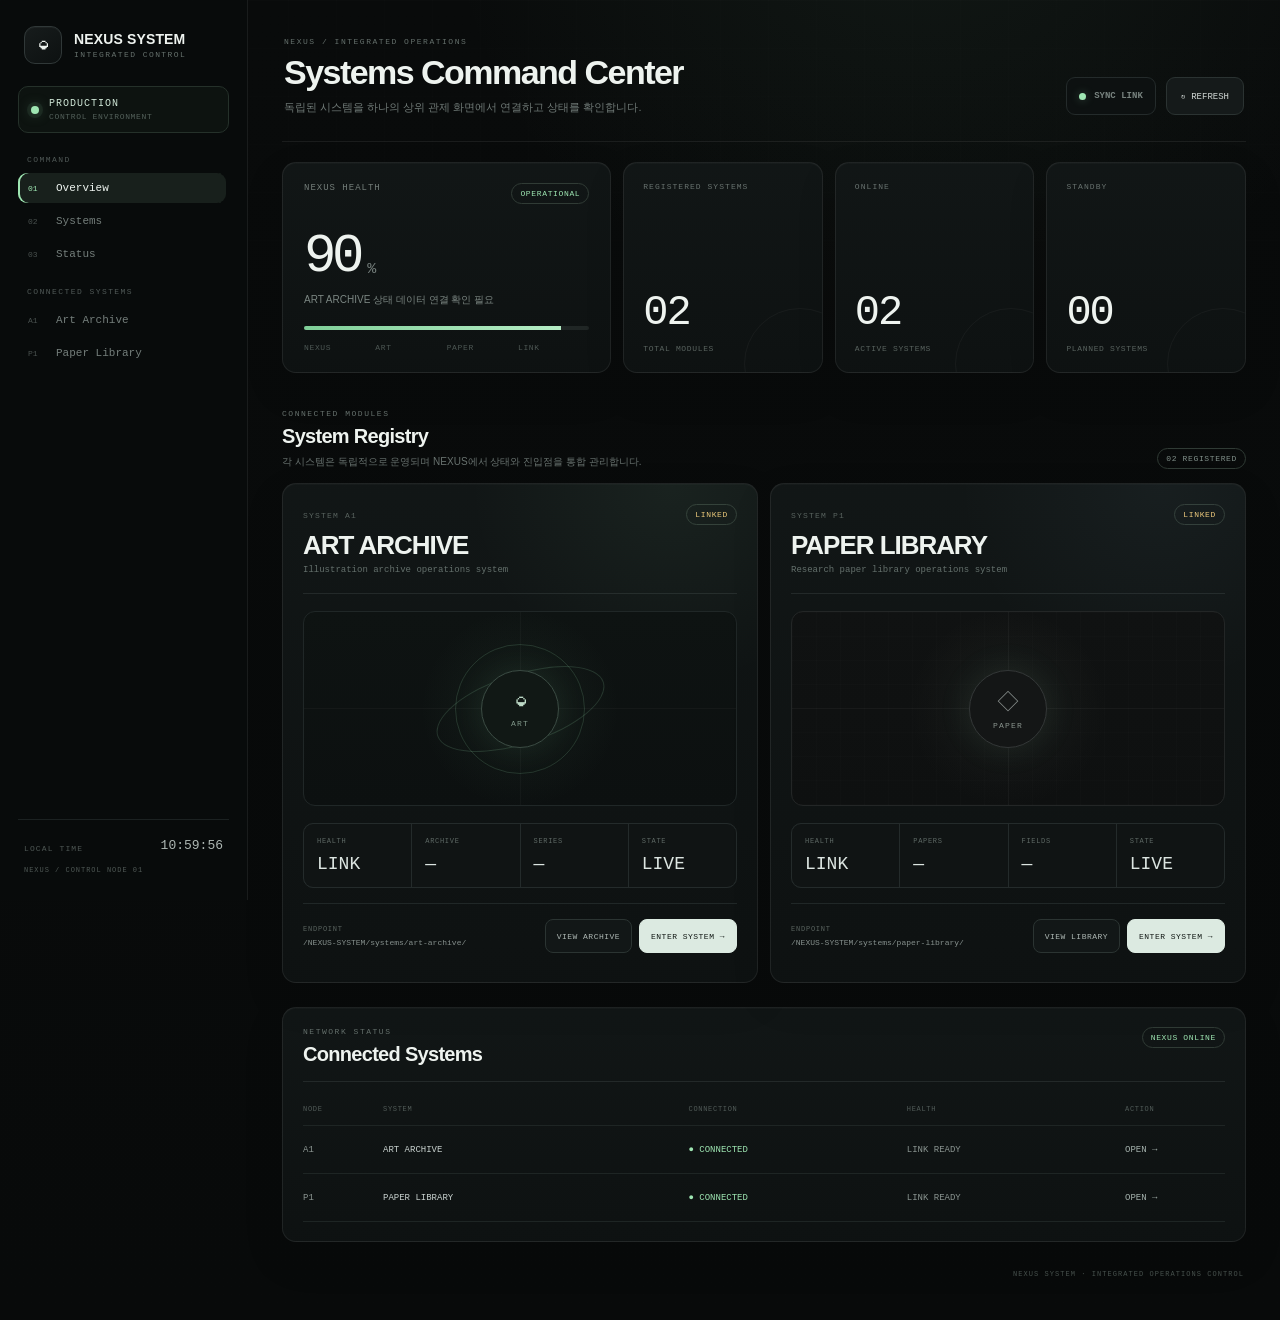
<file: index.html>
<!doctype html>
<html lang="ko">
<head>
  <meta charset="utf-8">
  <meta name="viewport" content="width=device-width,initial-scale=1">
  <meta name="theme-color" content="#090b0b">
  <title>NEXUS SYSTEM</title>
  <link rel="stylesheet" href="css/style.css">
</head>
<body>
<div class="app-shell">
  <aside class="sidebar">
    <a class="brand" href="#overview" aria-label="NEXUS SYSTEM">
      <span class="brand-mark">◒</span>
      <span class="brand-copy"><b>NEXUS SYSTEM</b><small>INTEGRATED CONTROL</small></span>
    </a>

    <div class="env-card">
      <span class="live-orb"></span>
      <div><b>PRODUCTION</b><small>CONTROL ENVIRONMENT</small></div>
    </div>

    <nav class="nav-groups">
      <div class="nav-group">
        <span class="nav-label">COMMAND</span>
        <a class="active" href="#overview"><i>01</i><span>Overview</span></a>
        <a href="#systems"><i>02</i><span>Systems</span></a>
        <a href="#status"><i>03</i><span>Status</span></a>
      </div>
      <div class="nav-group">
        <span class="nav-label">CONNECTED SYSTEMS</span>
        <a href="systems/art-archive/"><i>A1</i><span>Art Archive</span></a>
        <a href="systems/paper-library/"><i>P1</i><span>Paper Library</span></a>
      </div>
    </nav>

    <div class="side-foot">
      <div><span>LOCAL TIME</span><b id="clock">--:--:--</b></div>
      <span class="build">NEXUS / CONTROL NODE 01</span>
    </div>
  </aside>

  <main class="main">
    <header class="command-bar" id="overview">
      <div>
        <p class="eyebrow">NEXUS / INTEGRATED OPERATIONS</p>
        <h1>Systems Command Center</h1>
        <p class="page-sub">독립된 시스템을 하나의 상위 관제 화면에서 연결하고 상태를 확인합니다.</p>
      </div>
      <div class="command-actions">
        <div class="sync-chip"><span></span><b id="lastSync">SYNC —</b></div>
        <button id="refresh" class="refresh-btn">↻ REFRESH</button>
      </div>
    </header>

    <section class="overview-grid">
      <article class="health-card panel">
        <div class="card-head"><span>NEXUS HEALTH</span><span class="status good" id="nexusBadge">OPERATIONAL</span></div>
        <div class="health-score"><strong id="healthScore">100</strong><span>%</span></div>
        <p id="healthCopy">상위 관제 노드가 정상 동작 중입니다.</p>
        <div class="health-track"><i id="healthLine"></i></div>
        <div class="health-foot"><span>NEXUS</span><span>ART</span><span>PAPER</span><span>LINK</span></div>
      </article>
      <article class="hero-metric panel"><span>REGISTERED SYSTEMS</span><strong>02</strong><small>TOTAL MODULES</small></article>
      <article class="hero-metric panel"><span>ONLINE</span><strong id="onlineCount">02</strong><small>ACTIVE SYSTEMS</small></article>
      <article class="hero-metric panel"><span>STANDBY</span><strong id="standbyCount">00</strong><small>PLANNED SYSTEMS</small></article>
    </section>

    <section id="systems" class="systems-section">
      <div class="section-title-row">
        <div>
          <p class="eyebrow">CONNECTED MODULES</p>
          <h2>System Registry</h2>
          <p>각 시스템은 독립적으로 운영되며 NEXUS에서 상태와 진입점을 통합 관리합니다.</p>
        </div>
        <span class="registry-state">02 REGISTERED</span>
      </div>

      <div class="system-grid">
        <article class="system-card panel art-card" id="art-archive">
          <div class="system-card-top">
            <div>
              <span class="system-index">SYSTEM A1</span>
              <h3>ART ARCHIVE</h3>
              <p>Illustration archive operations system</p>
            </div>
            <span class="status good" id="artBadge">CONNECTING</span>
          </div>

          <div class="system-visual">
            <div class="visual-orbit orbit-one"></div>
            <div class="visual-orbit orbit-two"></div>
            <div class="visual-core"><span>◒</span><b>ART</b></div>
          </div>

          <div class="system-metrics">
            <div><span>HEALTH</span><strong id="artHealth">—</strong></div>
            <div><span>ARCHIVE</span><strong id="artWorks">—</strong></div>
            <div><span>SERIES</span><strong id="artSeries">—</strong></div>
            <div><span>STATE</span><strong id="artState">LIVE</strong></div>
          </div>

          <div class="system-route">
            <div>
              <span>ENDPOINT</span>
              <code>/NEXUS-SYSTEM/systems/art-archive/</code>
            </div>
            <div class="route-actions">
              <a class="secondary-btn" href="https://tom981105-web.github.io/art-archive/">VIEW ARCHIVE</a>
              <a class="primary-btn" href="systems/art-archive/">ENTER SYSTEM →</a>
            </div>
          </div>
        </article>

        <article class="system-card panel paper-card" id="paper-library">
          <div class="system-card-top">
            <div>
              <span class="system-index">SYSTEM P1</span>
              <h3>PAPER LIBRARY</h3>
              <p>Research paper library operations system</p>
            </div>
            <span class="status neutral" id="paperBadge">CONNECTING</span>
          </div>

          <div class="system-visual standby-visual">
            <div class="visual-grid"></div>
            <div class="visual-core"><span>◇</span><b>PAPER</b></div>
          </div>

          <div class="system-metrics">
            <div><span>HEALTH</span><strong id="paperHealth">—</strong></div>
            <div><span>PAPERS</span><strong id="paperCount">—</strong></div>
            <div><span>FIELDS</span><strong id="paperFields">—</strong></div>
            <div><span>STATE</span><strong id="paperState">LIVE</strong></div>
          </div>

          <div class="system-route">
            <div>
              <span>ENDPOINT</span>
              <code>/NEXUS-SYSTEM/systems/paper-library/</code>
            </div>
            <div class="route-actions">
              <a class="secondary-btn" href="https://tom981105-web.github.io/paper/">VIEW LIBRARY</a>
              <a class="primary-btn" href="systems/paper-library/">ENTER SYSTEM →</a>
            </div>
          </div>
        </article>
      </div>
    </section>

    <section class="panel status-panel" id="status">
      <div class="section-head">
        <div><p class="eyebrow">NETWORK STATUS</p><h2>Connected Systems</h2></div>
        <span class="section-state good">NEXUS ONLINE</span>
      </div>
      <div class="status-table">
        <div class="status-row header"><span>NODE</span><span>SYSTEM</span><span>CONNECTION</span><span>HEALTH</span><span>ACTION</span></div>
        <div class="status-row"><span>A1</span><b>ART ARCHIVE</b><span class="good">● CONNECTED</span><span id="tableArtHealth">CHECKING</span><a href="systems/art-archive/">OPEN →</a></div>
        <div class="status-row"><span>P1</span><b>PAPER LIBRARY</b><span class="good">● CONNECTED</span><span id="tablePaperHealth">CHECKING</span><a href="systems/paper-library/">OPEN →</a></div>
      </div>
    </section>

    <footer>NEXUS SYSTEM · INTEGRATED OPERATIONS CONTROL</footer>
  </main>
</div>
<script src="js/app.js"></script>
</body>
</html>
</file>
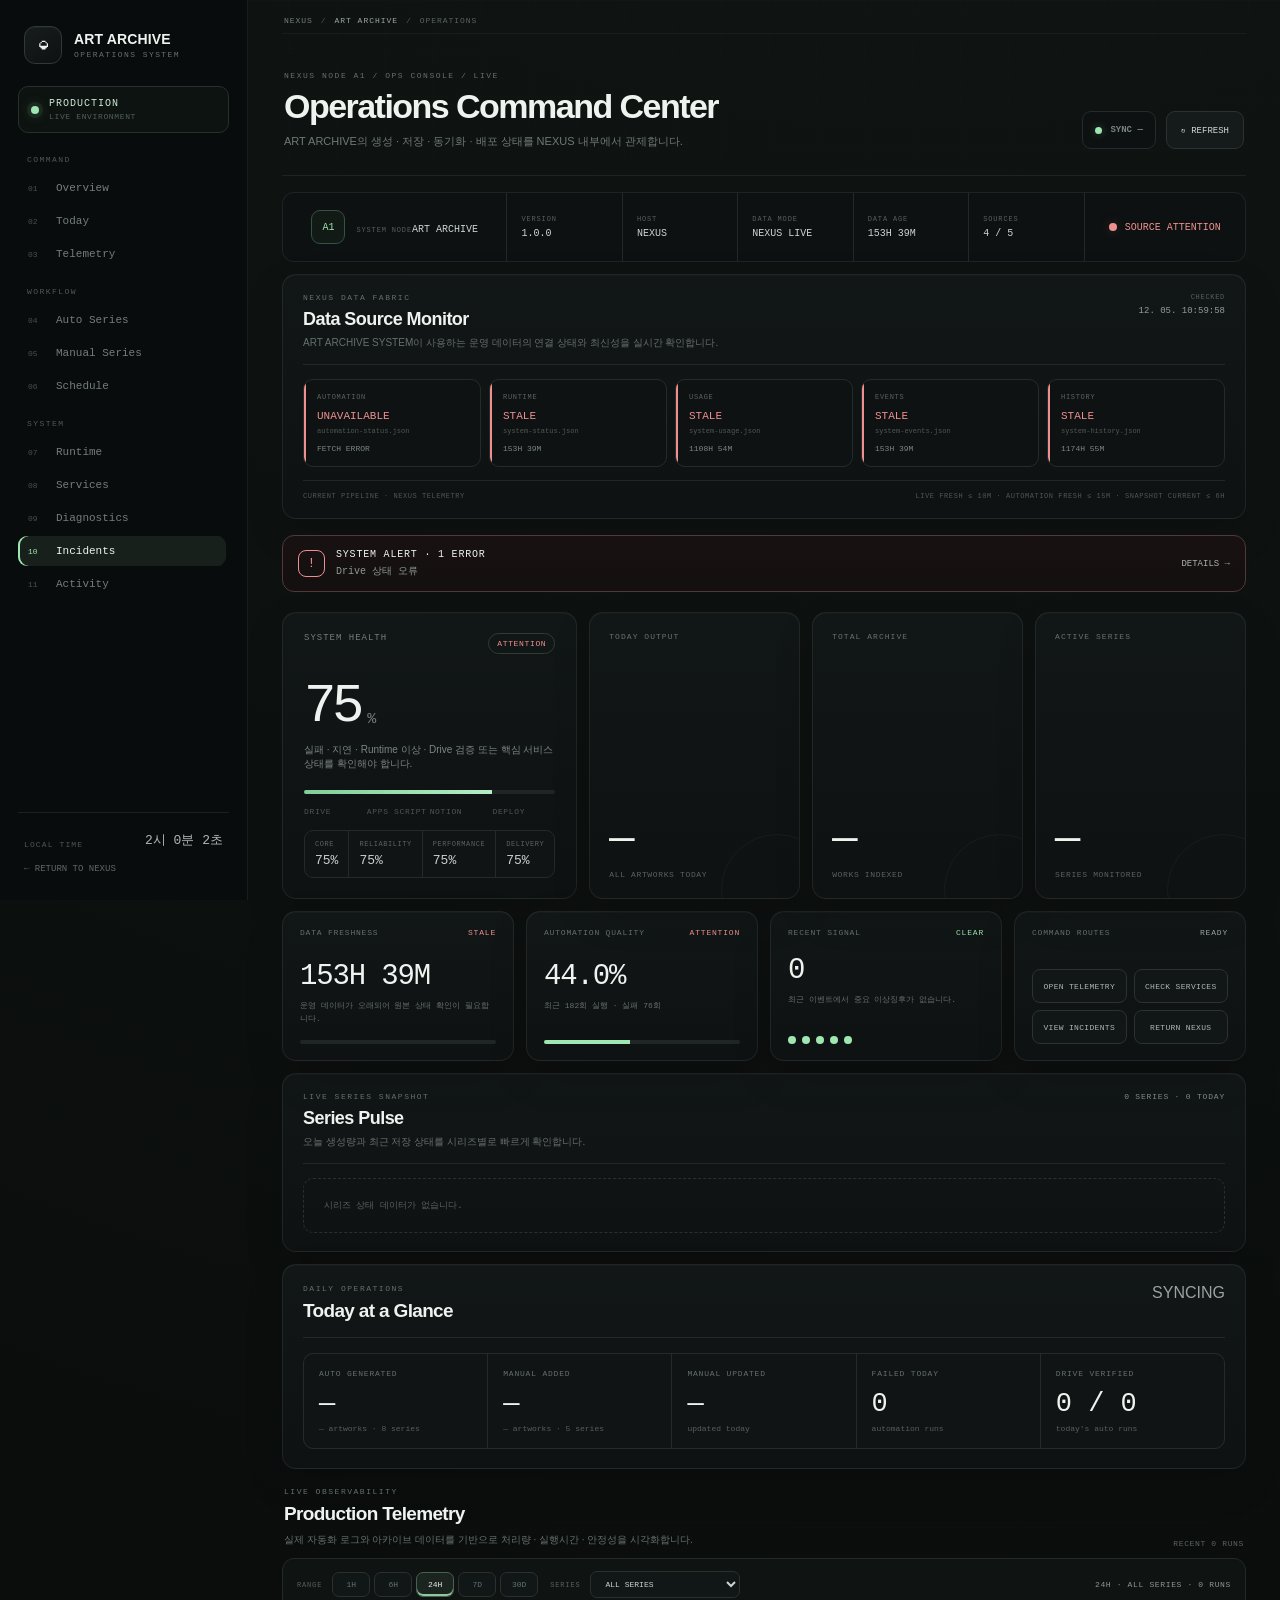
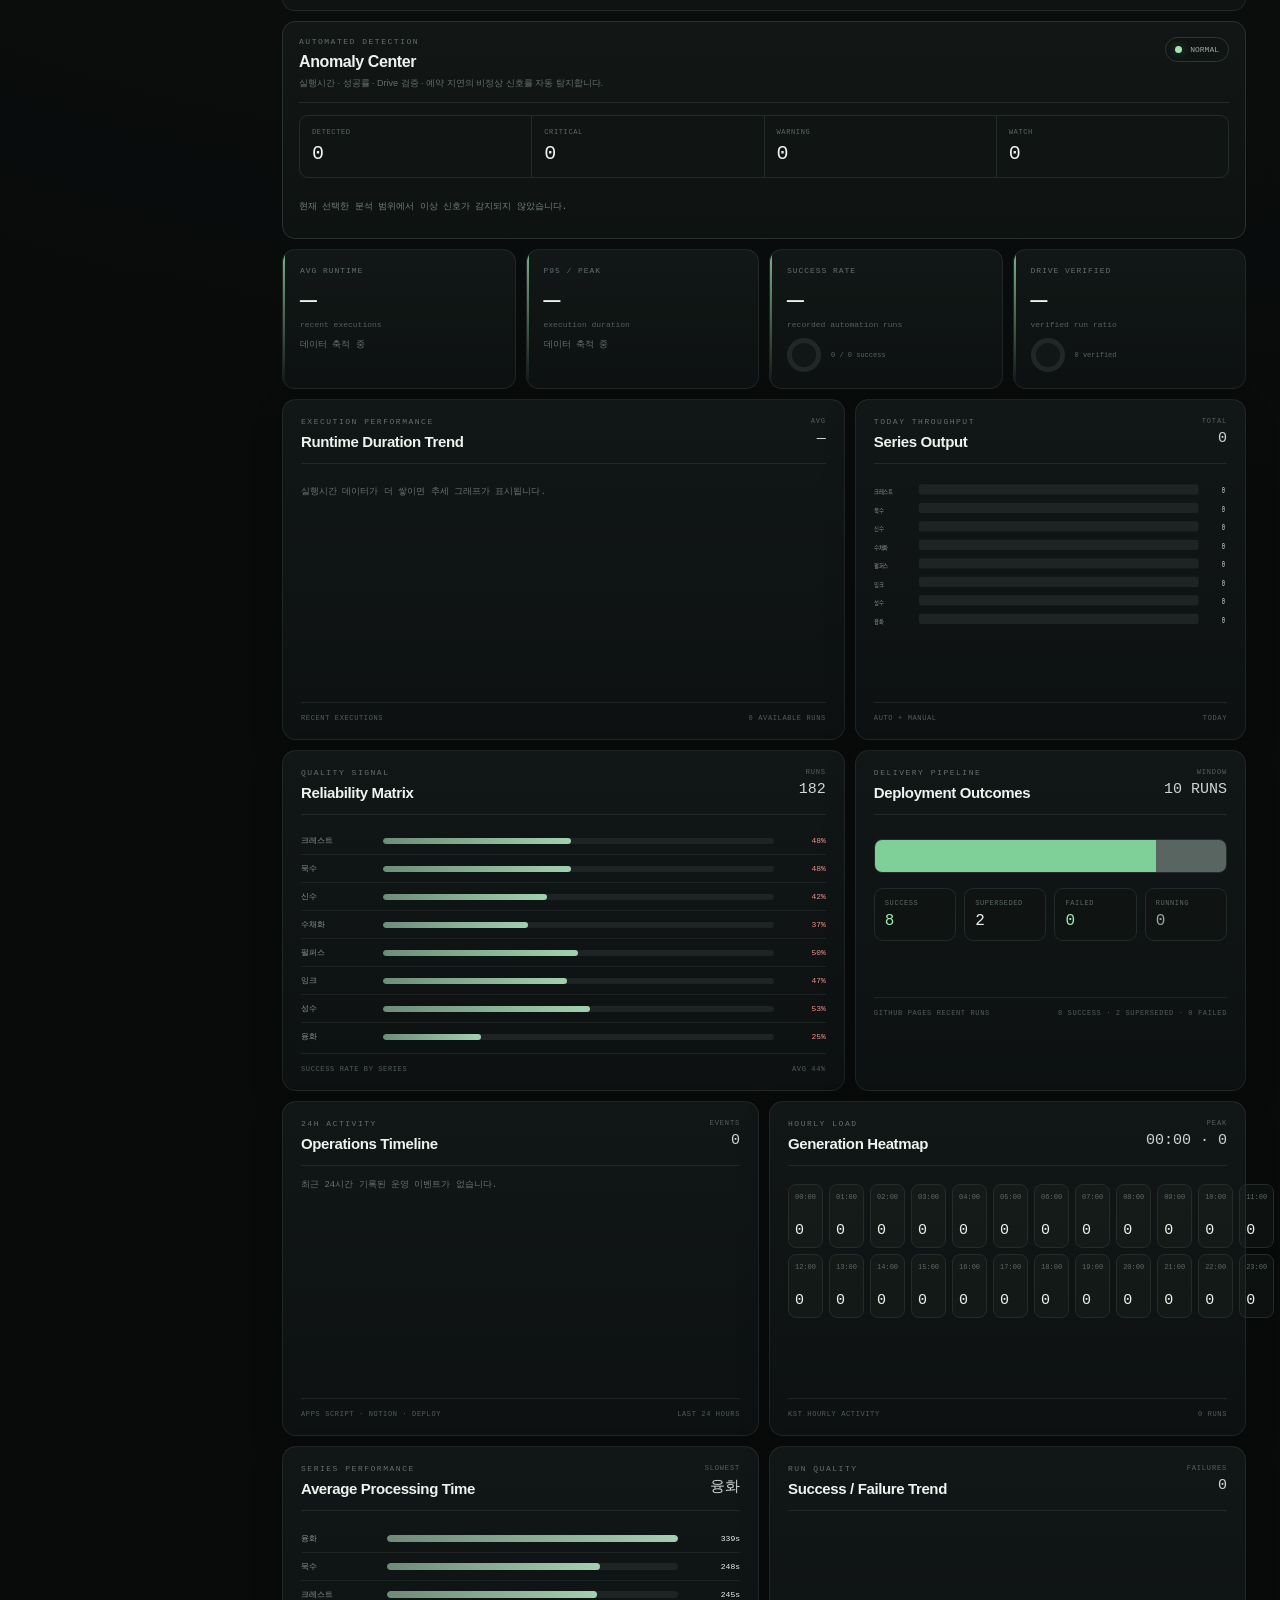
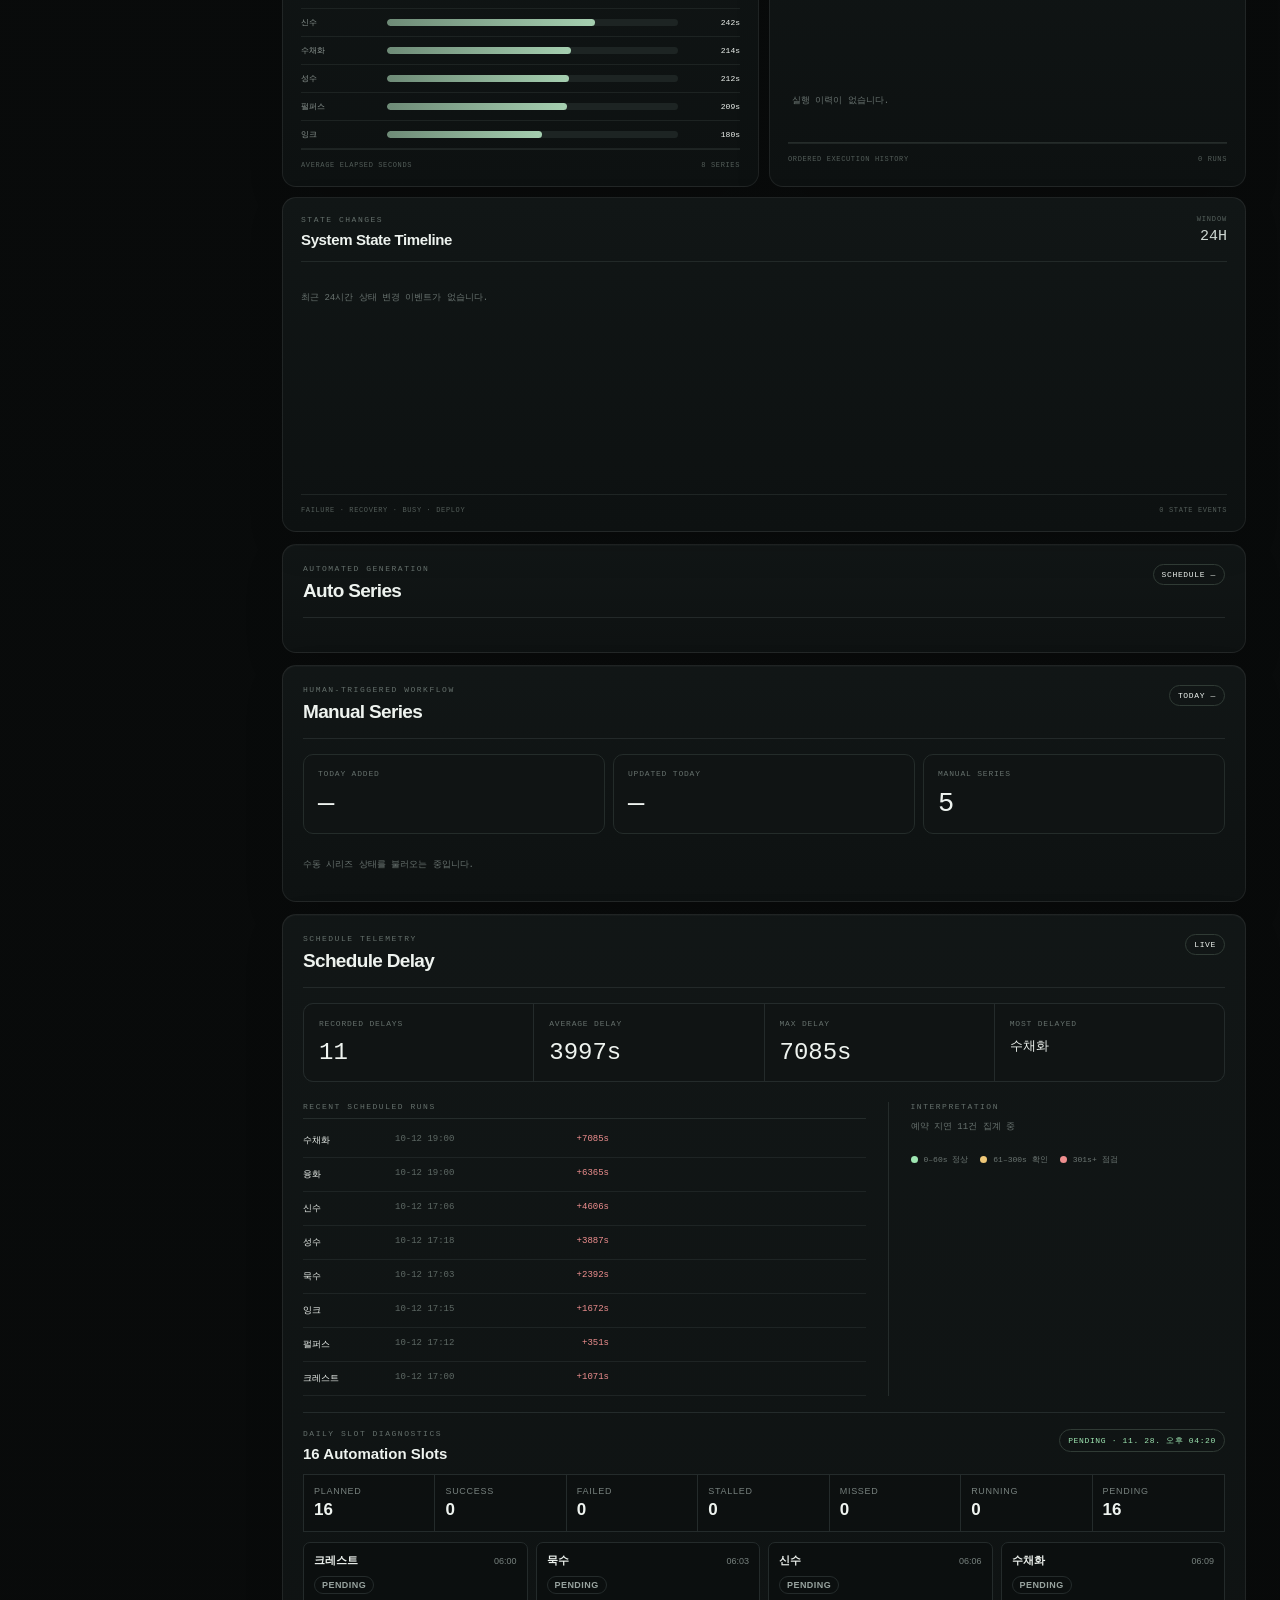
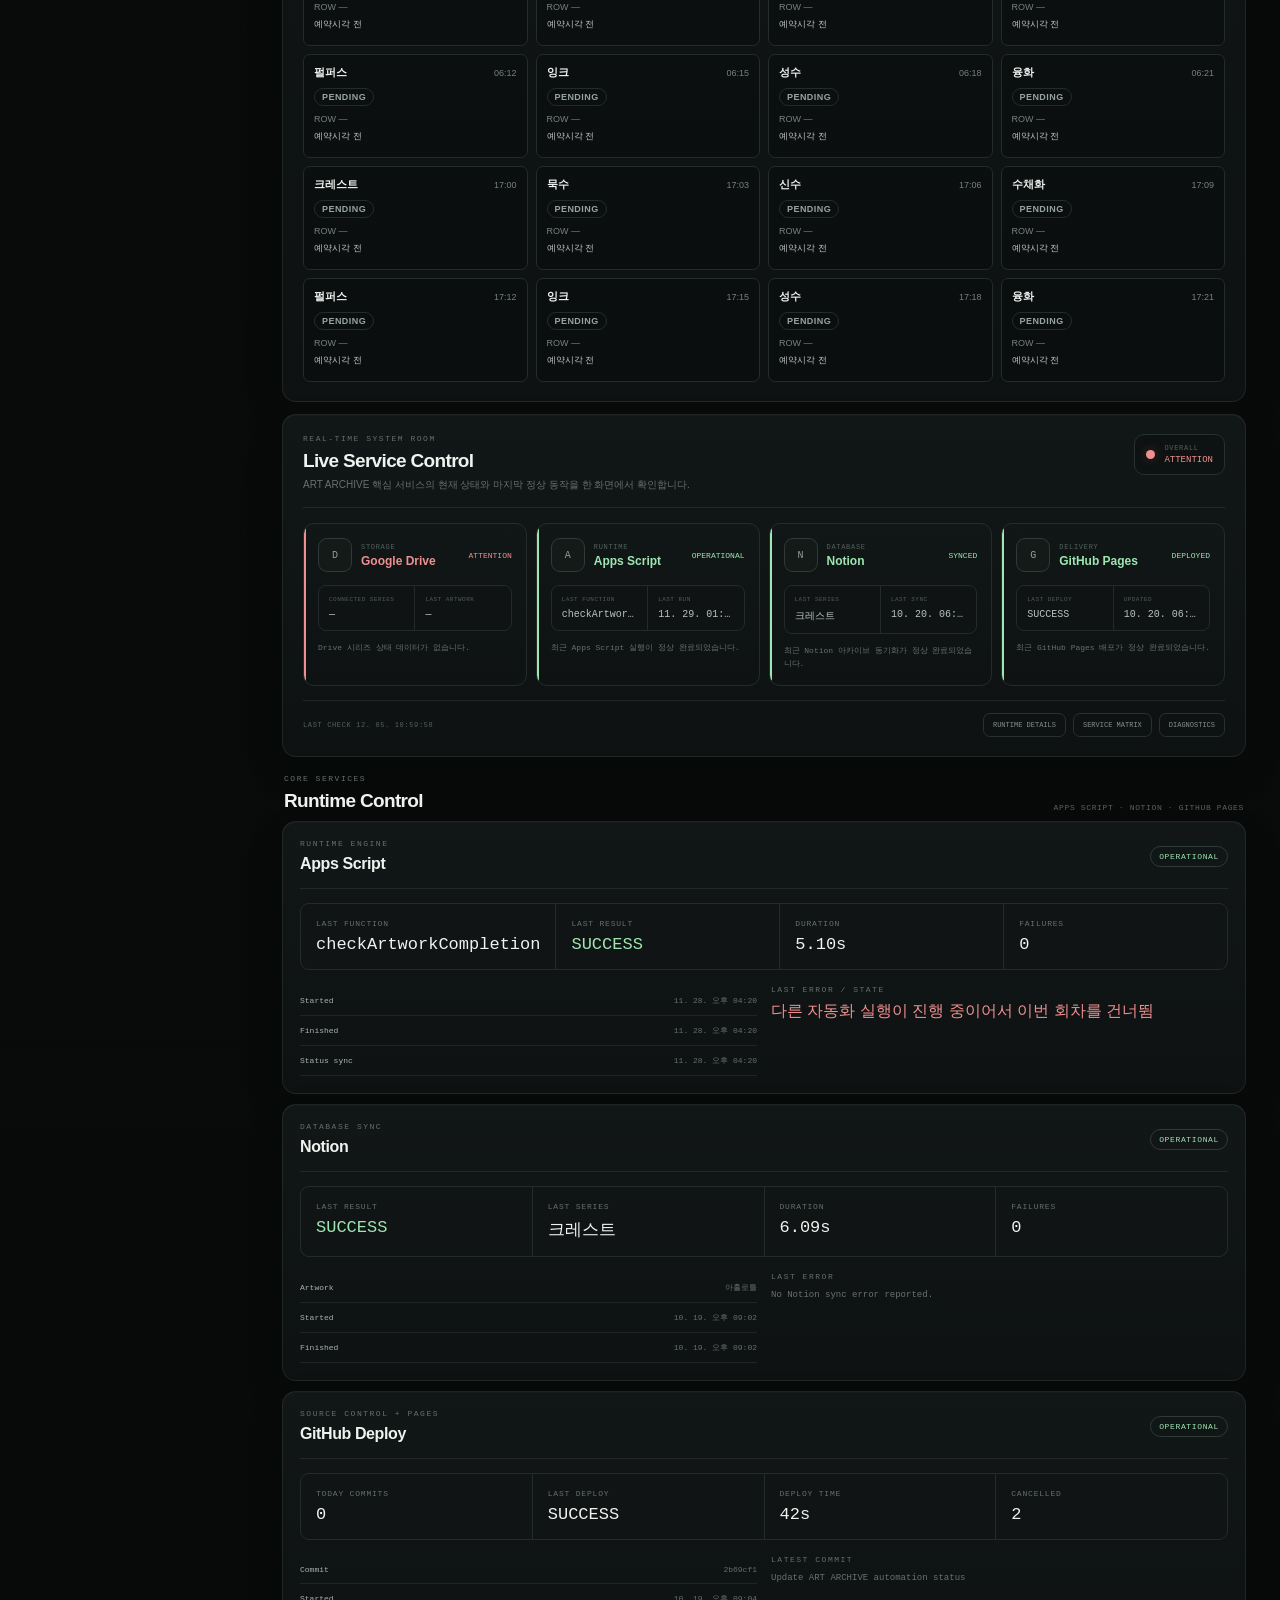
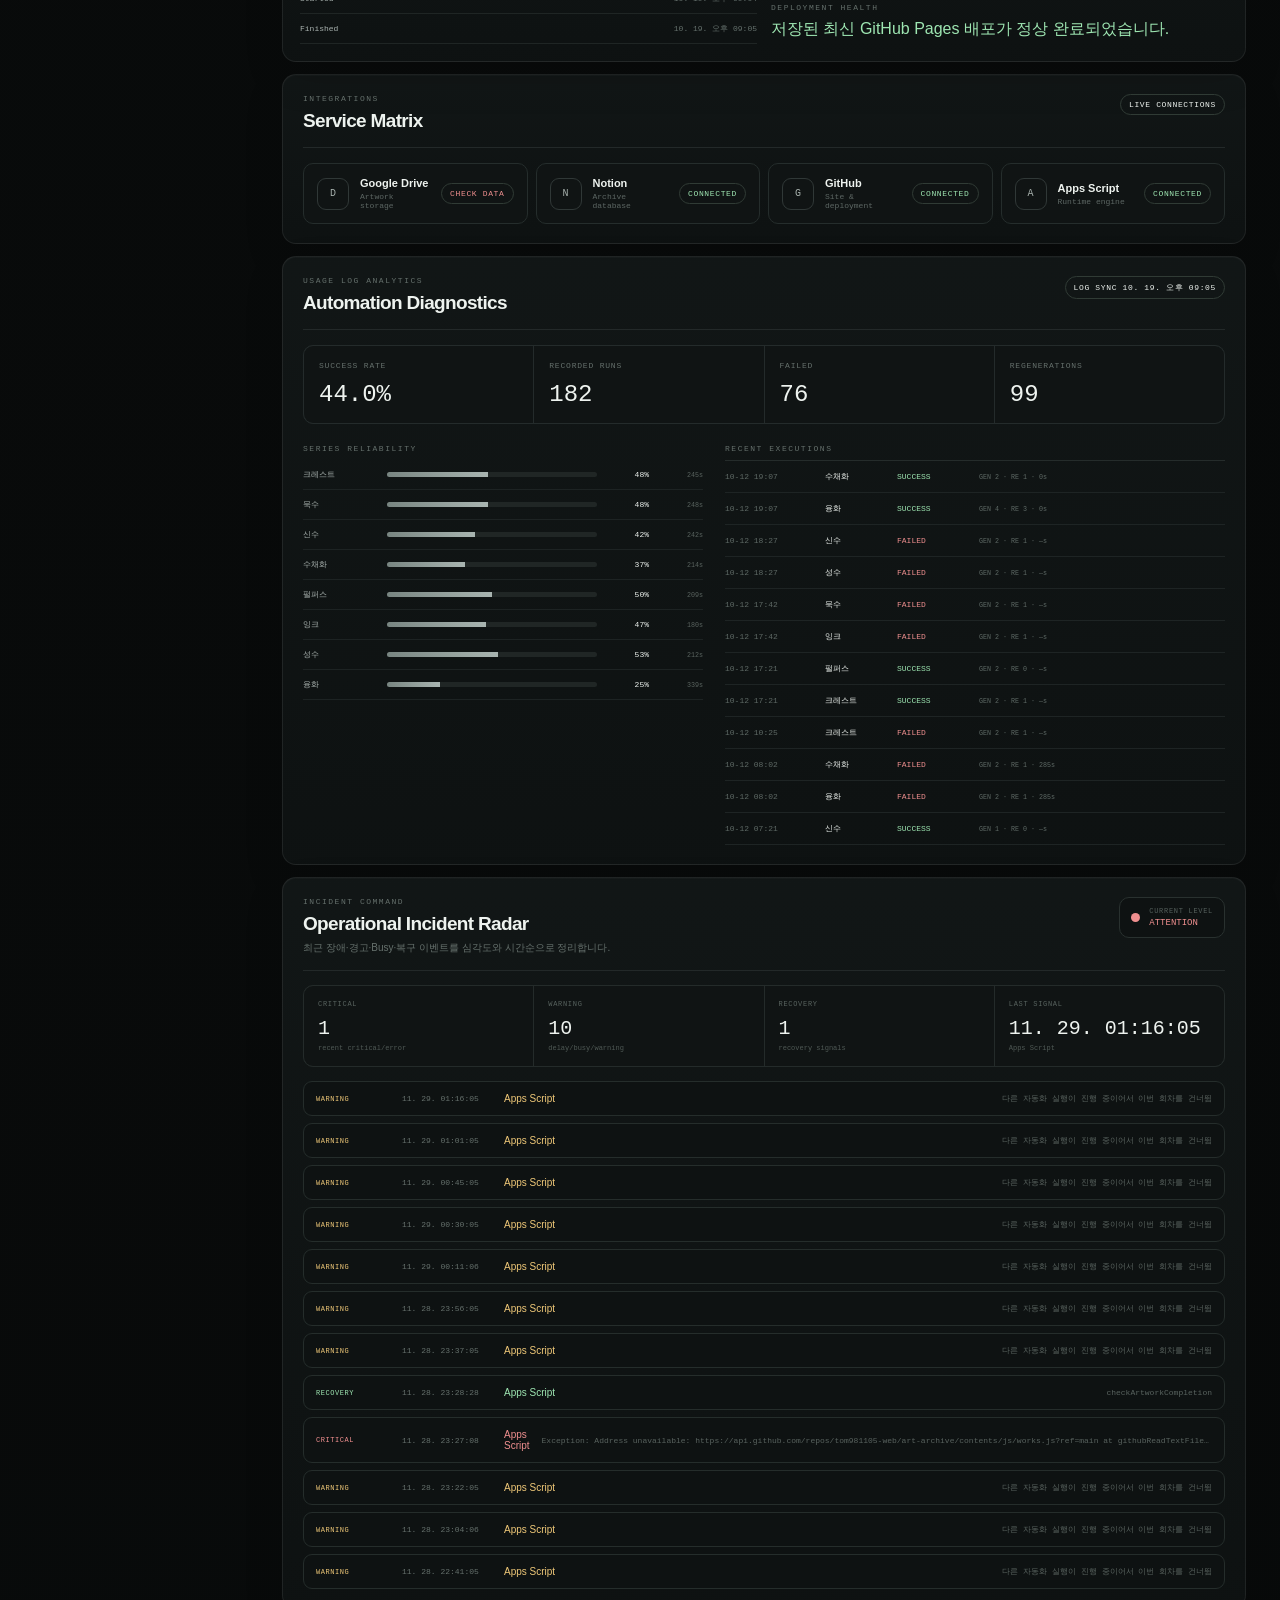
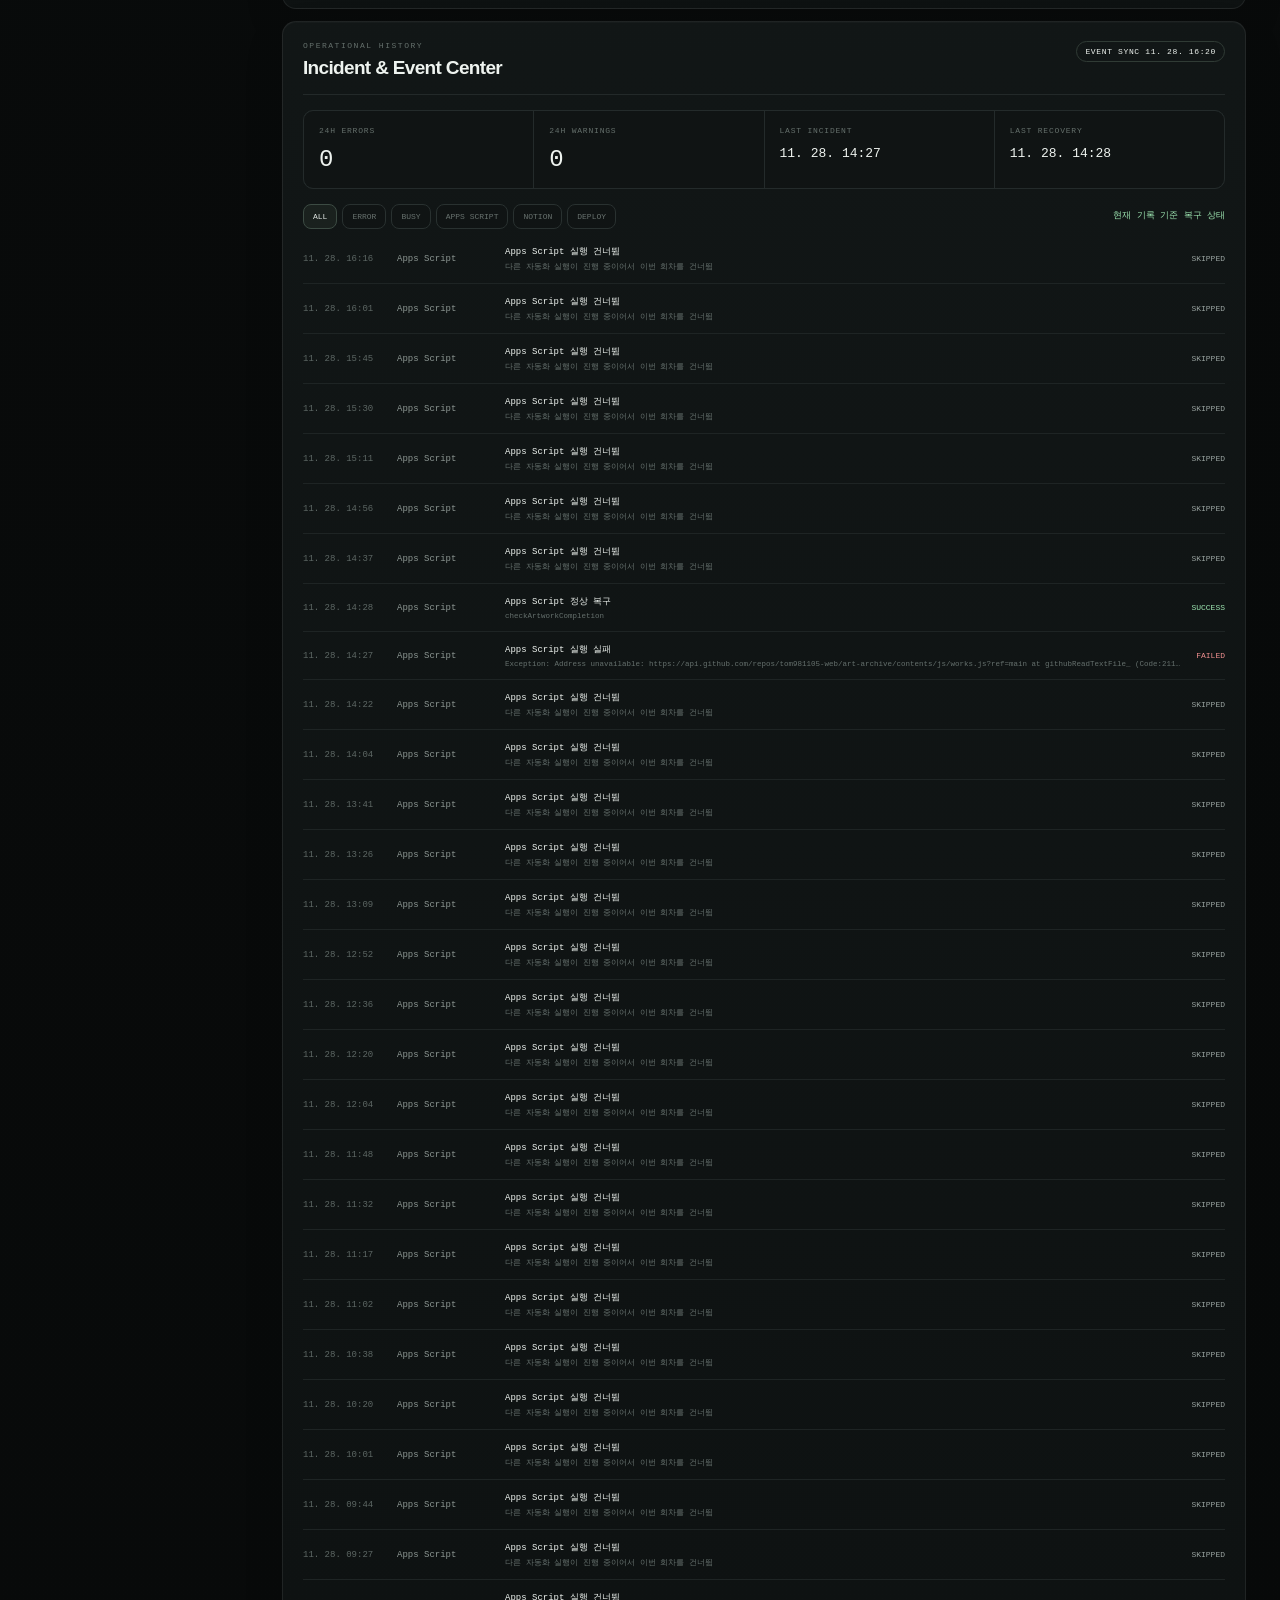
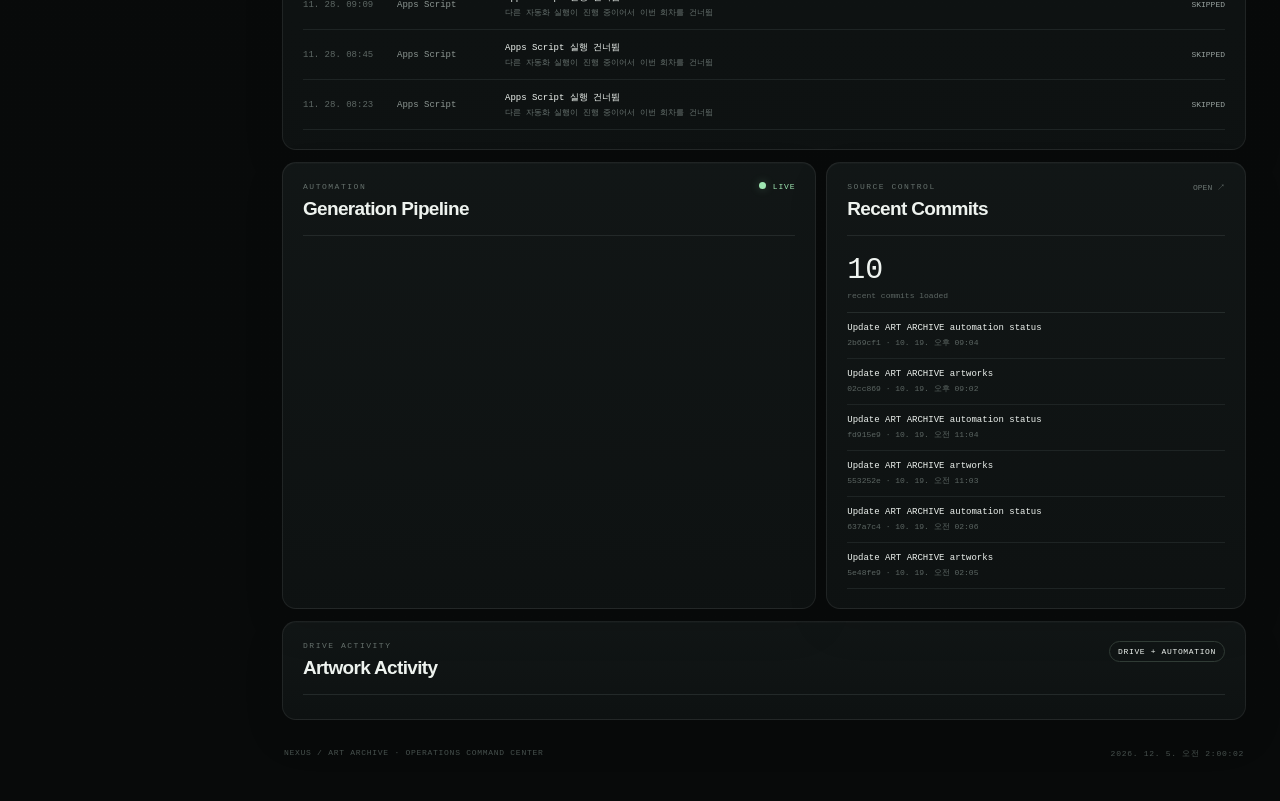
<file: systems/art-archive/index.html>
<!doctype html>
<html lang="ko">
<head>
  <meta charset="utf-8">
  <meta name="viewport" content="width=device-width,initial-scale=1">
  <meta name="theme-color" content="#090b0b">
  <title>NEXUS : ART ARCHIVE SYSTEM</title>
  <link rel="stylesheet" href="css/system.css?v=2.10">
</head>
<body>
<div class="app-shell">
  <aside class="sidebar">
    <a class="brand" href="../../index.html" aria-label="ART ARCHIVE">
      <span class="brand-mark">◒</span>
      <span class="brand-copy"><b>ART ARCHIVE</b><small>OPERATIONS SYSTEM</small></span>
    </a>

    <div class="env-card">
      <span class="live-orb"></span>
      <div><b>PRODUCTION</b><small>LIVE ENVIRONMENT</small></div>
    </div>

    <nav class="nav-groups">
      <div class="nav-group">
        <span class="nav-label">COMMAND</span>
        <a class="active" href="#overview"><i>01</i><span>Overview</span></a>
        <a href="#today"><i>02</i><span>Today</span></a><a href="#telemetry"><i>03</i><span>Telemetry</span></a>
      </div>
      <div class="nav-group">
        <span class="nav-label">WORKFLOW</span>
        <a href="#series"><i>04</i><span>Auto Series</span></a>
        <a href="#manual"><i>05</i><span>Manual Series</span></a>
        <a href="#delay"><i>06</i><span>Schedule</span></a>
      </div>
      <div class="nav-group">
        <span class="nav-label">SYSTEM</span>
        <a href="#runtime"><i>07</i><span>Runtime</span></a>
        <a href="#services"><i>08</i><span>Services</span></a>
        <a href="#analytics"><i>09</i><span>Diagnostics</span></a>
        <a href="#events"><i>10</i><span>Incidents</span></a>
        <a href="#activity"><i>11</i><span>Activity</span></a>
      </div>
    </nav>

    <div class="side-foot">
      <div><span>LOCAL TIME</span><b id="clock">--:--:--</b></div>
      <a href="../../index.html">← RETURN TO NEXUS</a>
    </div>
  </aside>

  <main class="main">
    <div class="nexus-path">
      <a href="../../index.html">NEXUS</a><span>/</span><b>ART ARCHIVE</b><span>/</span><em>OPERATIONS</em>
    </div>
    <header class="command-bar">
      <div>
        <p class="eyebrow">NEXUS NODE A1 / OPS CONSOLE / LIVE</p>
        <h1>Operations Command Center</h1>
        <p class="page-sub">ART ARCHIVE의 생성 · 저장 · 동기화 · 배포 상태를 NEXUS 내부에서 관제합니다.</p>
      </div>
      <div class="command-actions">
        <div class="sync-chip"><span></span><b id="lastSync">SYNC —</b></div>
        <button id="refresh" class="refresh-btn">↻ REFRESH</button>
      </div>
    </header>

    <section class="nexus-system-strip" aria-label="NEXUS system metadata">
      <div class="system-identity">
        <span class="node-badge">A1</span>
        <div><small>SYSTEM NODE</small><b>ART ARCHIVE</b></div>
      </div>
      <div class="system-strip-item"><small>VERSION</small><b>1.0.0</b></div>
      <div class="system-strip-item"><small>HOST</small><b>NEXUS</b></div>
      <div class="system-strip-item"><small>DATA MODE</small><b id="dataMode">LIVE SOURCE</b></div>
      <div class="system-strip-item"><small>DATA AGE</small><b id="dataAge">CHECKING</b></div>
      <div class="system-strip-item"><small>SOURCES</small><b id="sourceCount">0 / 5</b></div>
      <div class="system-strip-state"><span id="sourceOrb"></span><b id="sourceState">VERIFYING</b></div>
    </section>

    <section class="source-monitor panel" id="sourceMonitor">
      <div class="source-monitor-head">
        <div><p class="eyebrow">NEXUS DATA FABRIC</p><h2>Data Source Monitor</h2><p>ART ARCHIVE SYSTEM이 사용하는 운영 데이터의 연결 상태와 최신성을 실시간 확인합니다.</p></div>
        <div class="source-monitor-meta"><span>CHECKED</span><b id="sourceChecked">—</b></div>
      </div>
      <div class="source-grid" id="sourceGrid">
        <div class="source-card"><span>AUTOMATION</span><b>CHECKING</b><small>automation-status.json</small></div>
        <div class="source-card"><span>RUNTIME</span><b>CHECKING</b><small>system-status.json</small></div>
        <div class="source-card"><span>USAGE</span><b>CHECKING</b><small>system-usage.json</small></div>
        <div class="source-card"><span>EVENTS</span><b>CHECKING</b><small>system-events.json</small></div>
        <div class="source-card"><span>HISTORY</span><b>CHECKING</b><small>system-history.json</small></div>
      </div>
      <div class="source-foot">
        <span id="bridgeLabel">CURRENT PIPELINE · ART OPERATIONS SOURCE → NEXUS LIVE VIEW</span>
        <span id="freshnessPolicy">LIVE FRESH ≤ 10M · AUTOMATION FRESH ≤ 15M · SNAPSHOT CURRENT ≤ 6H</span>
      </div>
    </section>

    <div id="alertCenter" class="alert-center hidden" role="status" aria-live="polite" hidden>
      <div class="alert-main"><span class="alert-icon">!</span><div><b id="alertTitle">SYSTEM ALERT</b><small id="alertMessage">상태를 확인하는 중입니다.</small></div></div>
      <a id="alertAction" href="#services">DETAILS →</a>
    </div>

    <section id="overview" class="overview-grid">
      <article class="health-card panel">
        <div class="card-head"><span>SYSTEM HEALTH</span><span class="status good" id="healthBadge">OPERATIONAL</span></div>
        <div class="health-score"><strong id="healthScore">—</strong><span>%</span></div>
        <p id="healthCopy">상태 데이터를 불러오는 중입니다.</p>
        <div class="health-track"><i id="healthLine"></i></div>
        <div class="health-foot"><span>DRIVE</span><span>APPS SCRIPT</span><span>NOTION</span><span>DEPLOY</span></div>
        <div class="health-breakdown">
          <div><span>CORE</span><b id="healthCore">—</b></div>
          <div><span>RELIABILITY</span><b id="healthReliability">—</b></div>
          <div><span>PERFORMANCE</span><b id="healthPerformance">—</b></div>
          <div><span>DELIVERY</span><b id="healthDelivery">—</b></div>
        </div>
      </article>
      <article class="hero-metric panel"><span>TODAY OUTPUT</span><strong id="todayTotal">—</strong><small>ALL ARTWORKS TODAY</small></article>
      <article class="hero-metric panel"><span>TOTAL ARCHIVE</span><strong id="archiveTotal">—</strong><small>WORKS INDEXED</small></article>
      <article class="hero-metric panel"><span>ACTIVE SERIES</span><strong id="seriesTotal">—</strong><small>SERIES MONITORED</small></article>
    </section>

    <section class="overview-intel-grid" aria-label="ART ARCHIVE command intelligence">
      <article class="panel overview-intel-card">
        <div class="intel-head"><span>DATA FRESHNESS</span><b id="overviewFreshnessState">CHECKING</b></div>
        <strong id="overviewFreshnessAge">—</strong>
        <small id="overviewFreshnessCopy">NEXUS 미러 데이터 최신성을 확인 중입니다.</small>
        <div class="intel-track"><i id="overviewFreshnessBar"></i></div>
      </article>

      <article class="panel overview-intel-card">
        <div class="intel-head"><span>AUTOMATION QUALITY</span><b id="overviewQualityState">CHECKING</b></div>
        <strong id="overviewQualityRate">—</strong>
        <small id="overviewQualityCopy">최근 자동화 성공률을 계산 중입니다.</small>
        <div class="intel-track"><i id="overviewQualityBar"></i></div>
      </article>

      <article class="panel overview-intel-card">
        <div class="intel-head"><span>RECENT SIGNAL</span><b id="overviewSignalState">SCANNING</b></div>
        <strong id="overviewSignalCount">—</strong>
        <small id="overviewSignalCopy">최근 실행 이상징후를 확인 중입니다.</small>
        <div class="signal-dots" id="overviewSignalDots"><i></i><i></i><i></i><i></i><i></i></div>
      </article>

      <article class="panel overview-intel-card overview-control-card">
        <div class="intel-head"><span>COMMAND ROUTES</span><b>READY</b></div>
        <div class="overview-control-actions">
          <a href="#telemetry">OPEN TELEMETRY</a>
          <a href="#services">CHECK SERVICES</a>
          <a href="#events">VIEW INCIDENTS</a>
          <a href="../../index.html">RETURN NEXUS</a>
        </div>
      </article>
    </section>

    <section class="overview-series-panel panel">
      <div class="overview-series-head">
        <div><p class="eyebrow">LIVE SERIES SNAPSHOT</p><h2>Series Pulse</h2><p>오늘 생성량과 최근 저장 상태를 시리즈별로 빠르게 확인합니다.</p></div>
        <span id="overviewSeriesSummary">CHECKING</span>
      </div>
      <div class="overview-series-grid" id="overviewSeriesGrid">
        <div class="overview-series-loading">시리즈 상태를 불러오는 중입니다.</div>
      </div>
    </section>

    <section class="panel command-panel" id="today">
      <div class="section-head">
        <div><p class="eyebrow">DAILY OPERATIONS</p><h2>Today at a Glance</h2></div>
        <span id="todaySummaryState" class="section-state">CHECKING</span>
      </div>
      <div class="today-summary-grid">
        <div><span>AUTO GENERATED</span><strong id="todayAutoCount">—</strong><small id="todayAutoSub">8 series</small></div>
        <div><span>MANUAL ADDED</span><strong id="todayManualCount">—</strong><small id="todayManualSub">5 manual series</small></div>
        <div><span>MANUAL UPDATED</span><strong id="todayManualUpdated">—</strong><small>updated today</small></div>
        <div><span>FAILED TODAY</span><strong id="todayFailed">—</strong><small>automation runs</small></div>
        <div><span>DRIVE VERIFIED</span><strong id="todayDriveVerified">—</strong><small>today's auto runs</small></div>
      </div>
    </section>

    <section class="telemetry-section" id="telemetry">
      <div class="section-title-row telemetry-title">
        <div><p class="eyebrow">LIVE OBSERVABILITY</p><h2>Production Telemetry</h2><p class="telemetry-sub">실제 자동화 로그와 아카이브 데이터를 기반으로 처리량 · 실행시간 · 안정성을 시각화합니다.</p></div>
        <span id="telemetryWindow">RECENT DATA</span>
      </div>

      <div class="telemetry-controlbar">
        <div class="control-group">
          <span class="control-label">RANGE</span>
          <div class="segmented" id="rangeControls">
            <button data-range="1h">1H</button>
            <button data-range="6h">6H</button>
            <button class="active" data-range="24h">24H</button>
            <button data-range="7d">7D</button>
            <button data-range="30d">30D</button>
          </div>
        </div>
        <div class="control-group series-control">
          <span class="control-label">SERIES</span>
          <select id="telemetrySeries">
            <option value="all">ALL SERIES</option>
            <option value="크레스트">크레스트</option>
            <option value="묵수">묵수</option>
            <option value="신수">신수</option>
            <option value="수채화">수채화</option>
            <option value="펄퍼스">펄퍼스</option>
            <option value="잉크">잉크</option>
            <option value="성수">성수</option>
            <option value="융화">융화</option>
          </select>
        </div>
        <div class="analysis-context" id="analysisContext">24H · ALL SERIES · — RUNS</div>
      </div>

      <section class="anomaly-center" id="anomalyCenter">
        <div class="anomaly-head">
          <div><p class="eyebrow">AUTOMATED DETECTION</p><h3>Anomaly Center</h3><p>실행시간 · 성공률 · Drive 검증 · 예약 지연의 비정상 신호를 자동 탐지합니다.</p></div>
          <div class="anomaly-status"><span id="anomalyStatusDot"></span><b id="anomalyStatus">ANALYZING</b></div>
        </div>
        <div class="anomaly-summary">
          <div><span>DETECTED</span><strong id="anomalyCount">—</strong></div>
          <div><span>CRITICAL</span><strong id="anomalyCritical">—</strong></div>
          <div><span>WARNING</span><strong id="anomalyWarning">—</strong></div>
          <div><span>WATCH</span><strong id="anomalyWatch">—</strong></div>
        </div>
        <div class="anomaly-list" id="anomalyList"><p class="muted">이상 신호를 분석하는 중입니다.</p></div>
      </section>

      <div class="telemetry-kpis">
        <article class="telemetry-kpi"><span>AVG RUNTIME</span><strong id="telemetryAvgRuntime">—</strong><small>recent executions</small><div class="sparkline" id="runtimeSpark"></div></article>
        <article class="telemetry-kpi"><span>P95 / PEAK</span><strong id="telemetryPeakRuntime">—</strong><small>execution duration</small><div class="sparkline" id="peakSpark"></div></article>
        <article class="telemetry-kpi"><span>SUCCESS RATE</span><strong id="telemetrySuccessRate">—</strong><small>recorded automation runs</small><div class="gauge-mini" id="successGaugeMini"></div></article>
        <article class="telemetry-kpi"><span>DRIVE VERIFIED</span><strong id="telemetryDriveRate">—</strong><small>verified run ratio</small><div class="gauge-mini" id="driveGaugeMini"></div></article>
      </div>

      <div class="chart-grid">
        <article class="chart-card chart-card-wide">
          <div class="chart-head"><div><p class="eyebrow">EXECUTION PERFORMANCE</p><h3>Runtime Duration Trend</h3></div><div class="chart-stat"><span>AVG</span><b id="runtimeChartAvg">—</b></div></div>
          <div class="chart-wrap" id="runtimeTrendChart"><p class="muted">실행시간 데이터를 불러오는 중입니다.</p></div>
          <div class="chart-foot"><span>RECENT EXECUTIONS</span><span id="runtimeChartRange">—</span></div>
        </article>

        <article class="chart-card">
          <div class="chart-head"><div><p class="eyebrow">TODAY THROUGHPUT</p><h3>Series Output</h3></div><div class="chart-stat"><span>TOTAL</span><b id="outputChartTotal">—</b></div></div>
          <div class="chart-wrap" id="seriesOutputChart"><p class="muted">시리즈 데이터를 불러오는 중입니다.</p></div>
          <div class="chart-foot"><span>AUTO + MANUAL</span><span>TODAY</span></div>
        </article>

        <article class="chart-card">
          <div class="chart-head"><div><p class="eyebrow">QUALITY SIGNAL</p><h3>Reliability Matrix</h3></div><div class="chart-stat"><span>RUNS</span><b id="reliabilityChartRuns">—</b></div></div>
          <div class="chart-wrap" id="reliabilityChart"><p class="muted">신뢰도 데이터를 불러오는 중입니다.</p></div>
          <div class="chart-foot"><span>SUCCESS RATE BY SERIES</span><span id="reliabilityChartAvg">—</span></div>
        </article>

        <article class="chart-card chart-card-wide">
          <div class="chart-head"><div><p class="eyebrow">DELIVERY PIPELINE</p><h3>Deployment Outcomes</h3></div><div class="chart-stat"><span>WINDOW</span><b id="deployChartWindow">—</b></div></div>
          <div class="chart-wrap compact-chart" id="deployOutcomeChart"><p class="muted">배포 이력을 불러오는 중입니다.</p></div>
          <div class="chart-foot"><span>GITHUB PAGES RECENT RUNS</span><span id="deployChartSummary">—</span></div>
        </article>
      </div>

      <aside class="run-detail-drawer" id="runDetailDrawer" aria-hidden="true">
        <div class="run-detail-head">
          <div><p class="eyebrow">EXECUTION DRILL-DOWN</p><h3 id="runDetailTitle">Run Details</h3></div>
          <button id="runDetailClose" aria-label="Close">×</button>
        </div>
        <div class="run-detail-grid">
          <div><span>SERIES</span><strong id="detailSeries">—</strong></div>
          <div><span>RESULT</span><strong id="detailResult">—</strong></div>
          <div><span>RUNTIME</span><strong id="detailRuntime">—</strong></div>
          <div><span>GENERATIONS</span><strong id="detailGeneration">—</strong></div>
          <div><span>REGENERATIONS</span><strong id="detailRegeneration">—</strong></div>
          <div><span>DRIVE VERIFIED</span><strong id="detailDrive">—</strong></div>
          <div><span>SCHEDULED</span><strong id="detailScheduled">—</strong></div>
          <div><span>START DELAY</span><strong id="detailDelay">—</strong></div>
        </div>
        <div class="run-detail-meta"><span>START TIME</span><b id="detailTime">—</b></div>
      </aside>

      <section class="long-range-analysis" id="longRangeAnalysis" hidden>
        <div class="long-range-head">
          <div><p class="eyebrow">LONG-RANGE ANALYTICS</p><h3>Daily Trend Analysis</h3><p>7D / 30D 히스토리를 날짜별로 비교합니다.</p></div>
          <span id="longRangeCoverage">—</span>
        </div>
        <div class="long-range-grid">
          <article class="chart-card">
            <div class="chart-head"><div><p class="eyebrow">DAILY THROUGHPUT</p><h3>Runs per Day</h3></div><div class="chart-stat"><span>TOTAL</span><b id="dailyRunsTotal">—</b></div></div>
            <div class="daily-chart" id="dailyRunsChart"><p class="muted">장기 데이터를 불러오는 중입니다.</p></div>
            <div class="chart-foot"><span>RUN COUNT</span><span id="dailyRunsAvg">—</span></div>
          </article>
          <article class="chart-card">
            <div class="chart-head"><div><p class="eyebrow">DAILY RELIABILITY</p><h3>Success Rate</h3></div><div class="chart-stat"><span>AVG</span><b id="dailySuccessAvg">—</b></div></div>
            <div class="daily-chart" id="dailySuccessChart"><p class="muted">장기 데이터를 불러오는 중입니다.</p></div>
            <div class="chart-foot"><span>SUCCESS %</span><span id="dailyFailureTotal">—</span></div>
          </article>
          <article class="chart-card">
            <div class="chart-head"><div><p class="eyebrow">DAILY PERFORMANCE</p><h3>Average Runtime</h3></div><div class="chart-stat"><span>AVG</span><b id="dailyRuntimeAvg">—</b></div></div>
            <div class="daily-chart" id="dailyRuntimeChart"><p class="muted">장기 데이터를 불러오는 중입니다.</p></div>
            <div class="chart-foot"><span>SECONDS</span><span id="dailyRuntimePeak">—</span></div>
          </article>
        </div>

        <article class="chart-card multi-series-card">
          <div class="multi-series-head">
            <div>
              <p class="eyebrow">CROSS-SERIES COMPARISON</p>
              <h3>Multi-Series Trend</h3>
              <p>같은 기간의 시리즈별 추세를 한 그래프에서 비교합니다.</p>
            </div>
            <div class="metric-switch" id="multiMetricSwitch">
              <button class="active" data-metric="avgElapsed">RUNTIME</button>
              <button data-metric="runs">RUNS</button>
              <button data-metric="successRate">SUCCESS</button>
            </div>
          </div>
          <div class="multi-series-legend" id="multiSeriesLegend"></div>
          <div class="multi-series-chart" id="multiSeriesTrendChart"><p class="muted">시리즈 비교 데이터를 불러오는 중입니다.</p></div>
          <div class="chart-foot"><span id="multiMetricLabel">AVERAGE RUNTIME · SECONDS</span><span id="multiSeriesCoverage">—</span></div>
        </article>
      </section>

      <div class="advanced-observability">
        <article class="chart-card">
          <div class="chart-head"><div><p class="eyebrow">24H ACTIVITY</p><h3>Operations Timeline</h3></div><div class="chart-stat"><span>EVENTS</span><b id="timelineEventCount">—</b></div></div>
          <div class="ops-timeline-chart" id="operationsTimeline"><p class="muted">최근 24시간 운영 이벤트를 불러오는 중입니다.</p></div>
          <div class="chart-foot"><span>APPS SCRIPT · NOTION · DEPLOY</span><span>LAST 24 HOURS</span></div>
        </article>

        <article class="chart-card">
          <div class="chart-head"><div><p class="eyebrow">HOURLY LOAD</p><h3>Generation Heatmap</h3></div><div class="chart-stat"><span>PEAK</span><b id="heatmapPeak">—</b></div></div>
          <div class="hour-heatmap" id="generationHeatmap"><p class="muted">시간대별 실행 데이터를 불러오는 중입니다.</p></div>
          <div class="chart-foot"><span>KST HOURLY ACTIVITY</span><span id="heatmapTotal">—</span></div>
        </article>

        <article class="chart-card">
          <div class="chart-head"><div><p class="eyebrow">SERIES PERFORMANCE</p><h3>Average Processing Time</h3></div><div class="chart-stat"><span>SLOWEST</span><b id="slowestSeries">—</b></div></div>
          <div class="horizontal-metrics" id="seriesDurationChart"><p class="muted">시리즈별 평균 처리시간 데이터를 불러오는 중입니다.</p></div>
          <div class="chart-foot"><span>AVERAGE ELAPSED SECONDS</span><span id="durationSeriesCount">—</span></div>
        </article>

        <article class="chart-card">
          <div class="chart-head"><div><p class="eyebrow">RUN QUALITY</p><h3>Success / Failure Trend</h3></div><div class="chart-stat"><span>FAILURES</span><b id="trendFailureCount">—</b></div></div>
          <div class="quality-trend" id="qualityTrend"><p class="muted">실행 성공·실패 이력을 불러오는 중입니다.</p></div>
          <div class="chart-foot"><span>ORDERED EXECUTION HISTORY</span><span id="qualityTrendWindow">—</span></div>
        </article>

        <article class="chart-card chart-card-full">
          <div class="chart-head"><div><p class="eyebrow">STATE CHANGES</p><h3>System State Timeline</h3></div><div class="chart-stat"><span>WINDOW</span><b>24H</b></div></div>
          <div class="state-timeline" id="systemStateTimeline"><p class="muted">상태 변경 이벤트를 불러오는 중입니다.</p></div>
          <div class="chart-foot"><span>FAILURE · RECOVERY · BUSY · DEPLOY</span><span id="stateTimelineSummary">—</span></div>
        </article>
      </div>
    </section>

    <section class="panel" id="series">
      <div class="section-head">
        <div><p class="eyebrow">AUTOMATED GENERATION</p><h2>Auto Series</h2></div>
        <span id="scheduleLabel" class="section-state">SCHEDULE —</span>
      </div>
      <div class="series-grid" id="seriesGrid"></div>
    </section>

    <section class="panel" id="manual">
      <div class="section-head">
        <div><p class="eyebrow">HUMAN-TRIGGERED WORKFLOW</p><h2>Manual Series</h2></div>
        <span id="manualSummary" class="section-state">TODAY —</span>
      </div>
      <div class="manual-kpis">
        <div><span>TODAY ADDED</span><strong id="manualTodayTotal">—</strong></div>
        <div><span>UPDATED TODAY</span><strong id="manualUpdatedToday">—</strong></div>
        <div><span>MANUAL SERIES</span><strong id="manualSeriesTotal">5</strong></div>
      </div>
      <div class="series-grid manual-series-grid" id="manualSeriesGrid"><p class="muted">수동 시리즈 상태를 불러오는 중입니다.</p></div>
    </section>

    <section class="panel" id="delay">
      <div class="section-head">
        <div><p class="eyebrow">SCHEDULE TELEMETRY</p><h2>Schedule Delay</h2></div>
        <span id="delayState" class="section-state">WAITING DATA</span>
      </div>
      <div class="analytics-kpis delay-kpis">
        <div><span>RECORDED DELAYS</span><strong id="delaySamples">—</strong></div>
        <div><span>AVERAGE DELAY</span><strong id="delayAverage">—</strong></div>
        <div><span>MAX DELAY</span><strong id="delayMax">—</strong></div>
        <div><span>MOST DELAYED</span><strong id="delayWorst">—</strong></div>
      </div>
      <div class="two-col compact">
        <div><p class="eyebrow">RECENT SCHEDULED RUNS</p><div id="delayRunTable" class="delay-run-table"><p class="muted">예약시각 데이터가 쌓이면 자동 표시됩니다.</p></div></div>
        <div class="insight-box"><p class="eyebrow">INTERPRETATION</p><p id="delayCopy" class="muted">다음 실행부터 예약시각과 실제 시작시각의 차이를 추적합니다.</p><div class="legend"><span><i class="good-dot"></i>0–60s 정상</span><span><i class="warn-dot"></i>61–300s 확인</span><span><i class="bad-dot"></i>301s+ 점검</span></div></div>
      </div>

      <div class="slot-diagnostics" id="slotDiagnostics">
        <div class="slot-diagnostics-head">
          <div><p class="eyebrow">DAILY SLOT DIAGNOSTICS</p><h3>16 Automation Slots</h3></div>
          <span id="slotDiagState" class="section-state">WAITING DATA</span>
        </div>
        <div class="slot-summary-grid">
          <div><span>PLANNED</span><strong id="slotPlanned">16</strong></div>
          <div><span>SUCCESS</span><strong id="slotSuccess">—</strong></div>
          <div><span>FAILED</span><strong id="slotFailed">—</strong></div>
          <div><span>STALLED</span><strong id="slotStalled">—</strong></div>
          <div><span>MISSED</span><strong id="slotMissed">—</strong></div>
          <div><span>RUNNING</span><strong id="slotRunning">—</strong></div>
          <div><span>PENDING</span><strong id="slotPending">—</strong></div>
        </div>
        <div id="slotGrid" class="slot-grid"><p class="muted">Apps Script 진단 데이터가 생성되면 자동 표시됩니다.</p></div>
      </div>
    </section>

    <section class="live-system-room panel" id="live-room">
      <div class="live-room-head">
        <div>
          <p class="eyebrow">REAL-TIME SYSTEM ROOM</p>
          <h2>Live Service Control</h2>
          <p>ART ARCHIVE 핵심 서비스의 현재 상태와 마지막 정상 동작을 한 화면에서 확인합니다.</p>
        </div>
        <div class="live-room-overall">
          <span id="liveRoomOrb"></span>
          <div><small>OVERALL</small><b id="liveRoomState">VERIFYING</b></div>
        </div>
      </div>

      <div class="live-service-grid">
        <article class="live-service-card" id="liveDriveCard">
          <div class="live-service-top"><span class="live-service-icon">D</span><div><small>STORAGE</small><h3>Google Drive</h3></div><b id="liveDriveState">CHECKING</b></div>
          <div class="live-service-kpis">
            <div><span>CONNECTED SERIES</span><strong id="liveDriveSeries">—</strong></div>
            <div><span>LAST ARTWORK</span><strong id="liveDriveLast">—</strong></div>
          </div>
          <p id="liveDriveCopy">Drive 상태를 확인 중입니다.</p>
        </article>

        <article class="live-service-card" id="liveScriptCard">
          <div class="live-service-top"><span class="live-service-icon">A</span><div><small>RUNTIME</small><h3>Apps Script</h3></div><b id="liveScriptState">CHECKING</b></div>
          <div class="live-service-kpis">
            <div><span>LAST FUNCTION</span><strong id="liveScriptFunction">—</strong></div>
            <div><span>LAST RUN</span><strong id="liveScriptLast">—</strong></div>
          </div>
          <p id="liveScriptCopy">Apps Script 상태를 확인 중입니다.</p>
        </article>

        <article class="live-service-card" id="liveNotionCard">
          <div class="live-service-top"><span class="live-service-icon">N</span><div><small>DATABASE</small><h3>Notion</h3></div><b id="liveNotionState">CHECKING</b></div>
          <div class="live-service-kpis">
            <div><span>LAST SERIES</span><strong id="liveNotionSeries">—</strong></div>
            <div><span>LAST SYNC</span><strong id="liveNotionLast">—</strong></div>
          </div>
          <p id="liveNotionCopy">Notion 동기화 상태를 확인 중입니다.</p>
        </article>

        <article class="live-service-card" id="liveGithubCard">
          <div class="live-service-top"><span class="live-service-icon">G</span><div><small>DELIVERY</small><h3>GitHub Pages</h3></div><b id="liveGithubState">CHECKING</b></div>
          <div class="live-service-kpis">
            <div><span>LAST DEPLOY</span><strong id="liveGithubDeploy">—</strong></div>
            <div><span>UPDATED</span><strong id="liveGithubLast">—</strong></div>
          </div>
          <p id="liveGithubCopy">GitHub Pages 배포 상태를 확인 중입니다.</p>
        </article>
      </div>

      <div class="live-room-foot">
        <span id="liveRoomTimestamp">LAST CHECK —</span>
        <div class="live-room-links">
          <a href="#runtime">RUNTIME DETAILS</a>
          <a href="#services">SERVICE MATRIX</a>
          <a href="#analytics">DIAGNOSTICS</a>
        </div>
      </div>
    </section>

    <section id="runtime" class="runtime-section">
      <div class="section-title-row">
        <div><p class="eyebrow">CORE SERVICES</p><h2>Runtime Control</h2></div>
        <span>APPS SCRIPT · NOTION · GITHUB PAGES</span>
      </div>
      <div class="monitor-grid">
        <article class="panel monitor-panel" id="engine">
          <div class="section-head"><div><p class="eyebrow">RUNTIME ENGINE</p><h3>Apps Script</h3></div><span class="status" id="scriptBadge">CHECKING</span></div>
          <div class="mini-kpis"><div><span>LAST FUNCTION</span><strong id="scriptFunction">—</strong></div><div><span>LAST RESULT</span><strong id="scriptResult">—</strong></div><div><span>DURATION</span><strong id="scriptDuration">—</strong></div><div><span>FAILURES</span><strong id="scriptFailures">—</strong></div></div>
          <div class="runtime-detail"><div class="pipeline"><div class="pipe-row"><b>Started</b><span></span><span id="scriptStarted">—</span></div><div class="pipe-row"><b>Finished</b><span></span><span id="scriptFinished">—</span></div><div class="pipe-row"><b>Status sync</b><span></span><span id="scriptSync">—</span></div></div><div><p class="eyebrow">LAST ERROR / STATE</p><div id="scriptError" class="muted">No runtime error reported.</div></div></div>
        </article>

        <article class="panel monitor-panel" id="notion">
          <div class="section-head"><div><p class="eyebrow">DATABASE SYNC</p><h3>Notion</h3></div><span class="status" id="notionBadge">CHECKING</span></div>
          <div class="mini-kpis"><div><span>LAST RESULT</span><strong id="notionResult">—</strong></div><div><span>LAST SERIES</span><strong id="notionSeries">—</strong></div><div><span>DURATION</span><strong id="notionDuration">—</strong></div><div><span>FAILURES</span><strong id="notionFailures">—</strong></div></div>
          <div class="runtime-detail"><div class="pipeline"><div class="pipe-row"><b>Artwork</b><span></span><span id="notionArtwork">—</span></div><div class="pipe-row"><b>Started</b><span></span><span id="notionStarted">—</span></div><div class="pipe-row"><b>Finished</b><span></span><span id="notionFinished">—</span></div></div><div><p class="eyebrow">LAST ERROR</p><div id="notionError" class="muted">No Notion sync error reported.</div></div></div>
        </article>

        <article class="panel monitor-panel" id="deploy">
          <div class="section-head"><div><p class="eyebrow">SOURCE CONTROL + PAGES</p><h3>GitHub Deploy</h3></div><span class="status" id="deployBadge">CHECKING</span></div>
          <div class="mini-kpis"><div><span>TODAY COMMITS</span><strong id="todayCommits">—</strong></div><div><span>LAST DEPLOY</span><strong id="deployResult">—</strong></div><div><span>DEPLOY TIME</span><strong id="deployDuration">—</strong></div><div><span>CANCELLED</span><strong id="deployCancelled">—</strong></div></div>
          <div class="runtime-detail"><div class="pipeline"><div class="pipe-row"><b>Commit</b><span></span><span id="deploySha">—</span></div><div class="pipe-row"><b>Started</b><span></span><span id="deployStarted">—</span></div><div class="pipe-row"><b>Finished</b><span></span><span id="deployFinished">—</span></div></div><div><p class="eyebrow">LATEST COMMIT</p><div id="deployMessage" class="muted">GitHub 데이터를 불러오는 중…</div><p class="eyebrow gap-top">DEPLOYMENT HEALTH</p><div id="deployHealth" class="muted">GitHub Pages 상태를 확인하는 중입니다.</div></div></div>
        </article>
      </div>
    </section>

    <section class="panel" id="services">
      <div class="section-head"><div><p class="eyebrow">INTEGRATIONS</p><h2>Service Matrix</h2></div><span class="section-state">LIVE CONNECTIONS</span></div>
      <div class="service-grid">
        <div class="service"><i class="service-icon">D</i><div><b>Google Drive</b><small>Artwork storage</small></div><span class="pill good" id="driveService">CONNECTED</span></div>
        <div class="service"><i class="service-icon">N</i><div><b>Notion</b><small>Archive database</small></div><span class="pill" id="notionService">CHECKING</span></div>
        <div class="service"><i class="service-icon">G</i><div><b>GitHub</b><small>Site & deployment</small></div><span class="pill" id="githubService">CHECKING</span></div>
        <div class="service"><i class="service-icon">A</i><div><b>Apps Script</b><small>Runtime engine</small></div><span class="pill" id="scriptService">CHECKING</span></div>
      </div>
    </section>

    <section class="panel" id="analytics">
      <div class="section-head"><div><p class="eyebrow">USAGE LOG ANALYTICS</p><h2>Automation Diagnostics</h2></div><span id="usageSync" class="section-state">LOG SYNC —</span></div>
      <div class="analytics-kpis"><div><span>SUCCESS RATE</span><strong id="logSuccessRate">—</strong></div><div><span>RECORDED RUNS</span><strong id="logRuns">—</strong></div><div><span>FAILED</span><strong id="logFailed">—</strong></div><div><span>REGENERATIONS</span><strong id="logRegens">—</strong></div></div>
      <div class="two-col"><div><p class="eyebrow">SERIES RELIABILITY</p><div id="reliability"></div></div><div><p class="eyebrow">RECENT EXECUTIONS</p><div id="runTable" class="run-table"></div></div></div>
    </section>

    <section class="incident-command panel" id="incident-command">
      <div class="incident-command-head">
        <div>
          <p class="eyebrow">INCIDENT COMMAND</p>
          <h2>Operational Incident Radar</h2>
          <p>최근 장애·경고·Busy·복구 이벤트를 심각도와 시간순으로 정리합니다.</p>
        </div>
        <div class="incident-level"><span id="incidentLevelOrb"></span><div><small>CURRENT LEVEL</small><b id="incidentLevel">SCANNING</b></div></div>
      </div>
      <div class="incident-kpi-grid">
        <div><span>CRITICAL</span><strong id="incidentCritical">—</strong><small>recent critical/error</small></div>
        <div><span>WARNING</span><strong id="incidentWarning">—</strong><small>delay/busy/warning</small></div>
        <div><span>RECOVERY</span><strong id="incidentRecovery">—</strong><small>recovery signals</small></div>
        <div><span>LAST SIGNAL</span><strong id="incidentLast">—</strong><small id="incidentLastCopy">latest event</small></div>
      </div>
      <div class="incident-radar-list" id="incidentRadarList"><p class="muted">최근 운영 이벤트를 분석 중입니다.</p></div>
    </section>

    <section class="panel" id="events">
      <div class="section-head"><div><p class="eyebrow">OPERATIONAL HISTORY</p><h2>Incident & Event Center</h2></div><span id="eventSync" class="section-state">EVENT SYNC —</span></div>
      <div class="analytics-kpis event-kpis"><div><span>24H ERRORS</span><strong id="eventErrors24h">—</strong></div><div><span>24H WARNINGS</span><strong id="eventWarnings24h">—</strong></div><div><span>LAST INCIDENT</span><strong id="eventLastIncident">—</strong></div><div><span>LAST RECOVERY</span><strong id="eventLastRecovery">—</strong></div></div>
      <div class="event-toolbar"><div id="eventFilters" class="event-filters"><button class="event-filter active" data-filter="all">ALL</button><button class="event-filter" data-filter="error">ERROR</button><button class="event-filter" data-filter="busy">BUSY</button><button class="event-filter" data-filter="Apps Script">APPS SCRIPT</button><button class="event-filter" data-filter="Notion">NOTION</button><button class="event-filter" data-filter="GitHub Pages">DEPLOY</button></div><span id="eventStateSummary" class="muted">현재 상태 분석 중…</span></div>
      <div class="activity event-log" id="eventLog"><p class="muted">이벤트 이력을 불러오는 중입니다.</p></div>
    </section>

    <section class="dual-panels">
      <article class="panel" id="automation"><div class="section-head"><div><p class="eyebrow">AUTOMATION</p><h2>Generation Pipeline</h2></div><span class="live-dot">LIVE</span></div><div class="pipeline" id="pipeline"></div></article>
      <article class="panel" id="github"><div class="section-head"><div><p class="eyebrow">SOURCE CONTROL</p><h2>Recent Commits</h2></div><a class="tiny-link" href="https://github.com/tom981105-web/art-archive" target="_blank" rel="noreferrer">OPEN ↗</a></div><div class="github-stat"><strong id="commitCount">—</strong><span>recent commits loaded</span></div><div id="commits" class="commit-list"><p class="muted">GitHub 데이터를 불러오는 중…</p></div></article>
    </section>

    <section class="panel" id="activity">
      <div class="section-head"><div><p class="eyebrow">DRIVE ACTIVITY</p><h2>Artwork Activity</h2></div><span class="section-state">DRIVE + AUTOMATION</span></div>
      <div class="activity" id="activityList"></div>
    </section>

    <footer><span>NEXUS / ART ARCHIVE · OPERATIONS COMMAND CENTER</span><span id="footerTime"></span></footer>
  </main>
</div>
<script src="js/data-router.js?v=1.0.0"></script>
<script src="js/system.js?v=2.10"></script>
<script src="js/system-events.js?v=2.0"></script>
<script src="js/nexus-layer.js?v=1.0.0"></script>
</body>
</html>
</file>
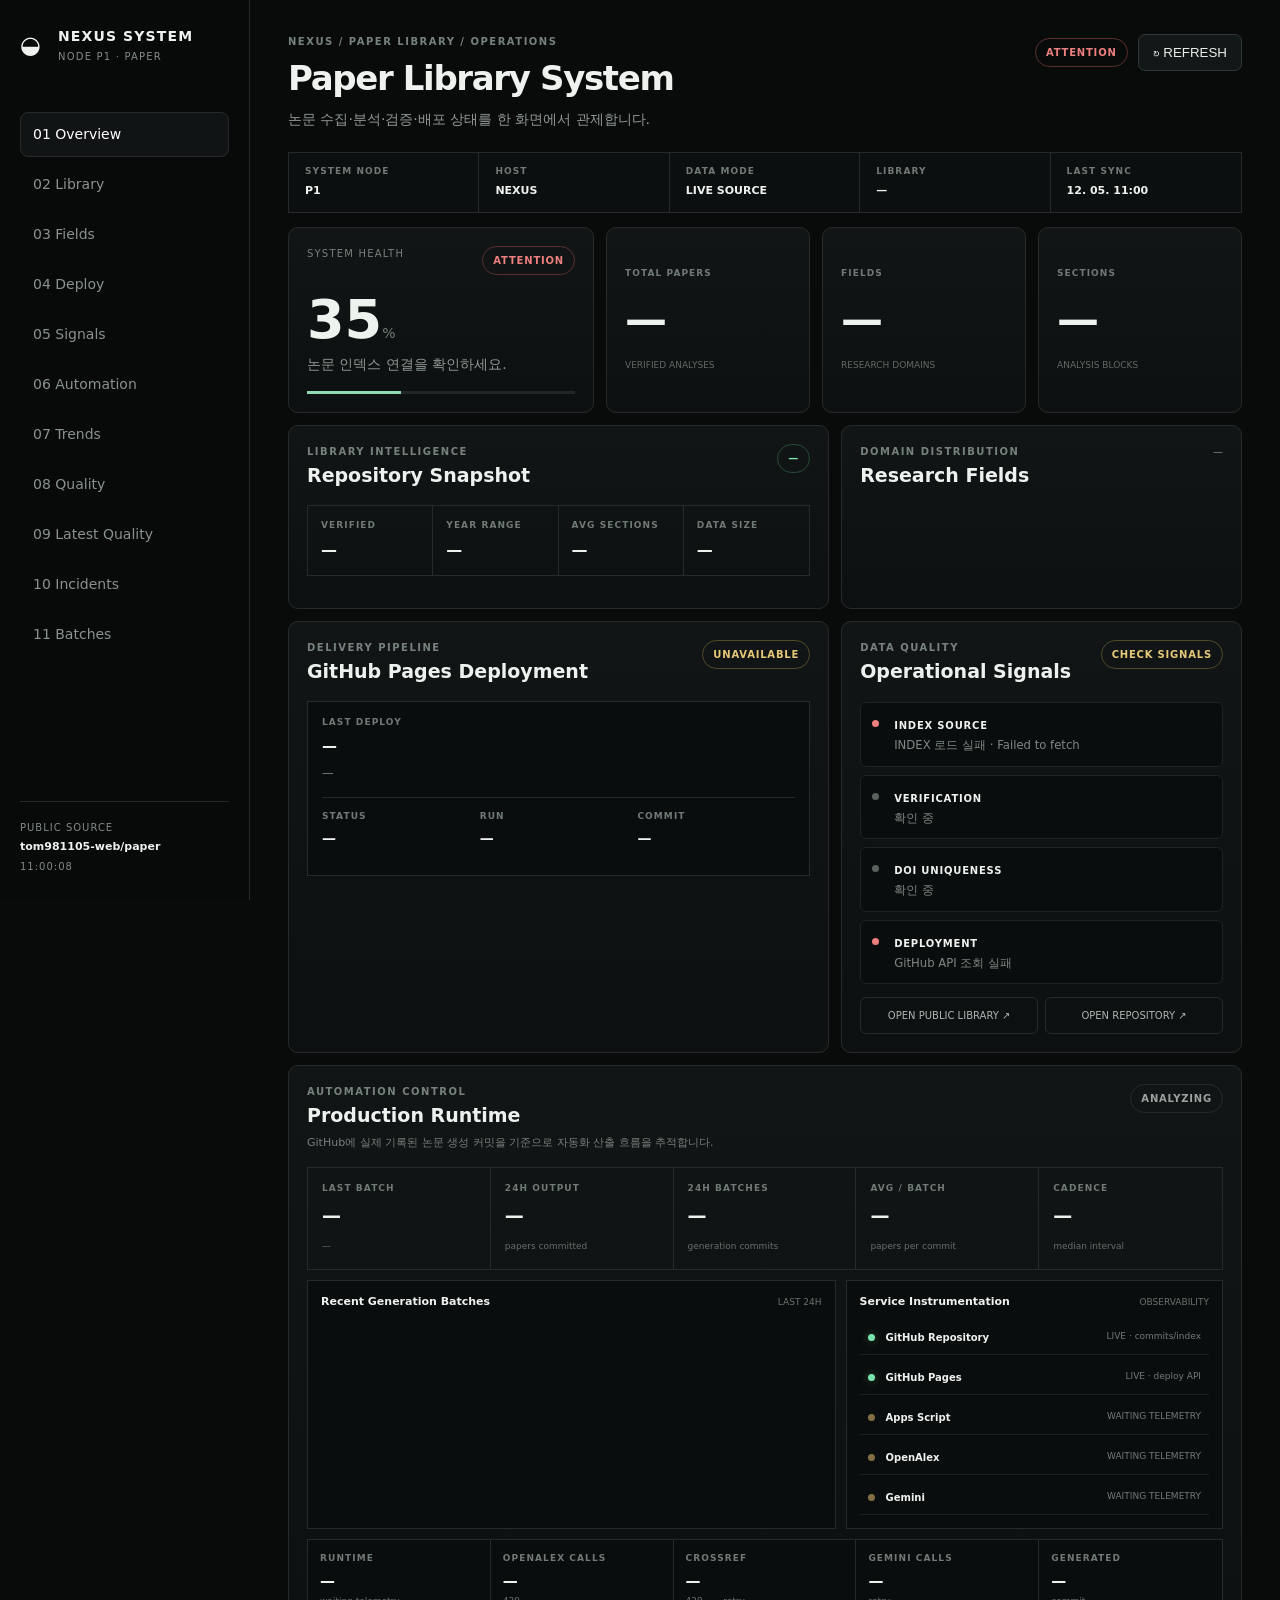
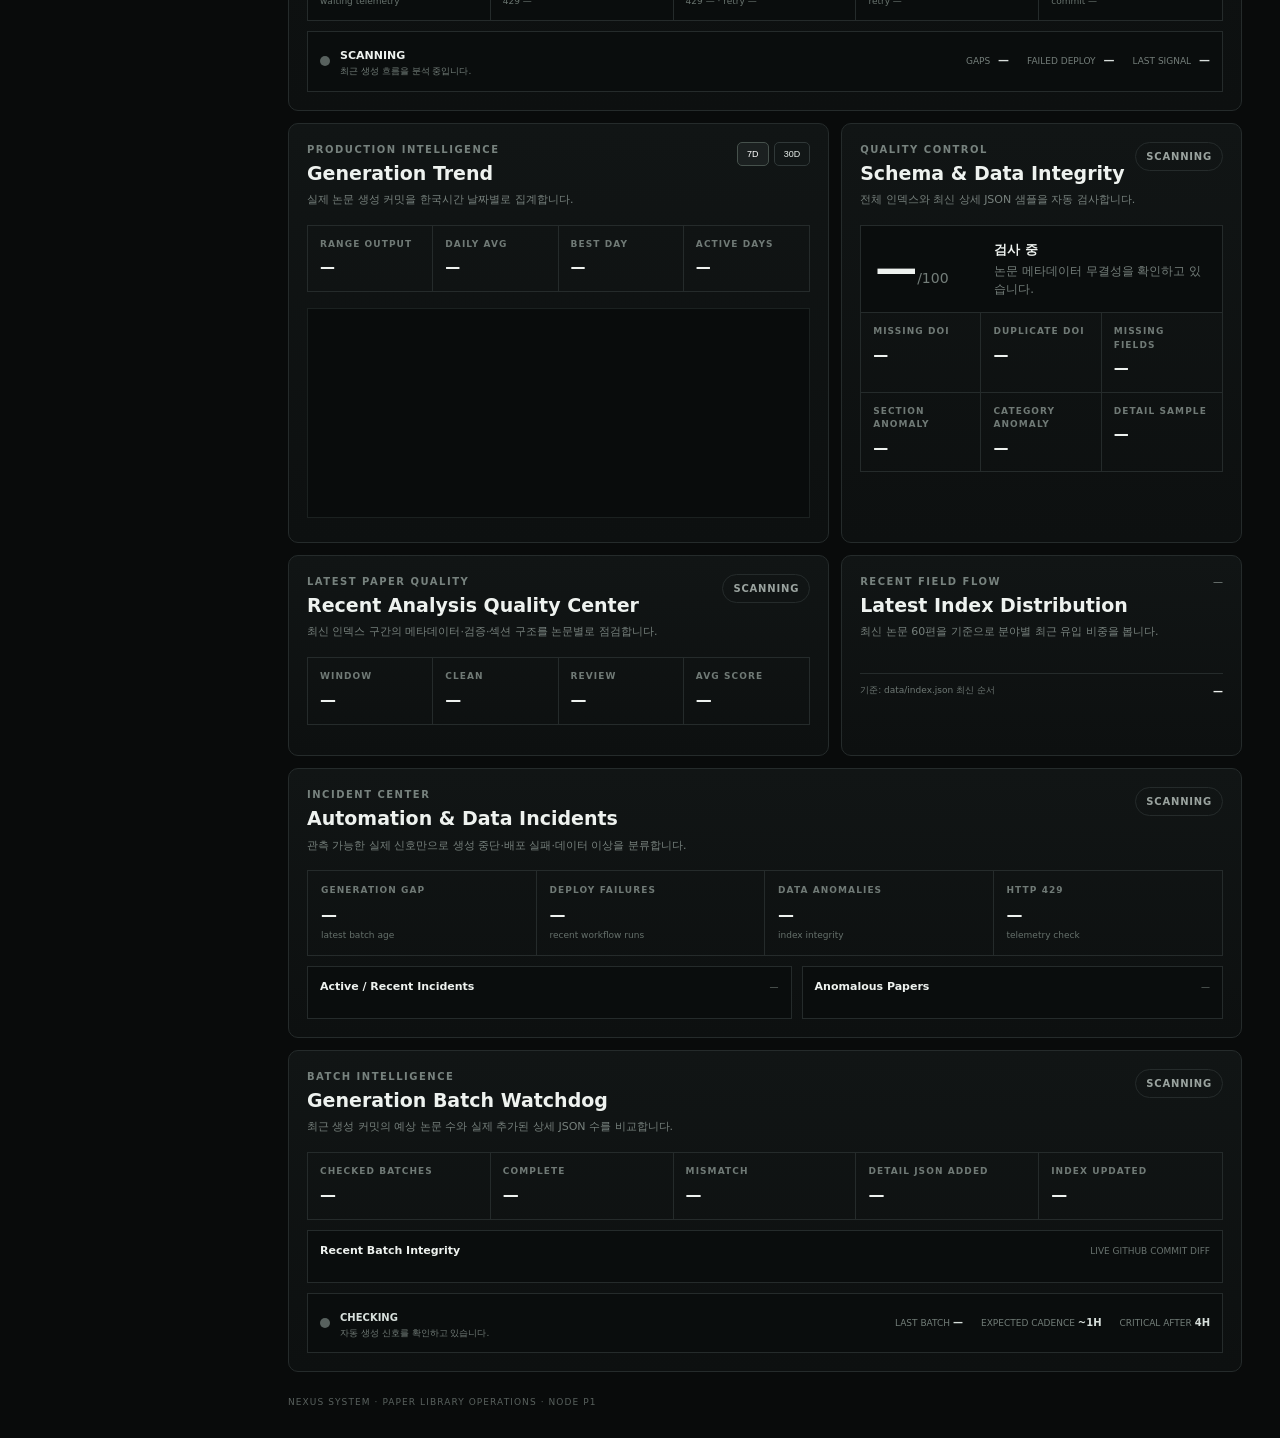
<file: systems/paper-library/index.html>
<!doctype html>
<html lang="ko">
<head>
  <meta charset="utf-8">
  <meta name="viewport" content="width=device-width,initial-scale=1">
  <meta name="theme-color" content="#090b0b">
  <title>PAPER LIBRARY SYSTEM · NEXUS</title>
  <link rel="stylesheet" href="css/system.css">
</head>
<body>
<div class="shell">
  <aside class="side">
    <a class="brand" href="../../index.html"><span>◒</span><b>NEXUS SYSTEM</b><small>NODE P1 · PAPER</small></a>
    <nav>
      <a class="active" href="#overview">01 Overview</a>
      <a href="#library">02 Library</a>
      <a href="#fields">03 Fields</a>
      <a href="#deploy">04 Deploy</a>
      <a href="#signals">05 Signals</a>
      <a href="#automation">06 Automation</a>
      <a href="#trends">07 Trends</a>
      <a href="#quality">08 Quality</a>
      <a href="#latest-quality">09 Latest Quality</a>
      <a href="#incidents">10 Incidents</a>
      <a href="#batches">11 Batches</a>
    </nav>
    <div class="side-foot"><span>PUBLIC SOURCE</span><b>tom981105-web/paper</b><small id="clock">--:--:--</small></div>
  </aside>

  <main>
    <header id="overview">
      <div>
        <p class="eyebrow">NEXUS / PAPER LIBRARY / OPERATIONS</p>
        <h1>Paper Library System</h1>
        <p class="sub">논문 수집·분석·검증·배포 상태를 한 화면에서 관제합니다.</p>
      </div>
      <div class="actions">
        <span class="state good" id="overall">CONNECTING</span>
        <button id="refresh">↻ REFRESH</button>
      </div>
    </header>

    <section class="node-strip">
      <div><span>SYSTEM NODE</span><b>P1</b></div>
      <div><span>HOST</span><b>NEXUS</b></div>
      <div><span>DATA MODE</span><b>LIVE SOURCE</b></div>
      <div><span>LIBRARY</span><b id="stripCount">—</b></div>
      <div><span>LAST SYNC</span><b id="lastSync">—</b></div>
    </section>

    <section class="hero-grid">
      <article class="panel health">
        <div class="head"><span>SYSTEM HEALTH</span><span class="state good" id="healthBadge">CHECKING</span></div>
        <div class="score"><strong id="healthScore">—</strong><i>%</i></div>
        <p id="healthCopy">원본 데이터와 배포 상태를 확인하고 있습니다.</p>
        <div class="track"><i id="healthLine"></i></div>
      </article>
      <article class="panel metric"><span>TOTAL PAPERS</span><strong id="paperCount">—</strong><small>VERIFIED ANALYSES</small></article>
      <article class="panel metric"><span>FIELDS</span><strong id="fieldCount">—</strong><small>RESEARCH DOMAINS</small></article>
      <article class="panel metric"><span>SECTIONS</span><strong id="sectionCount">—</strong><small>ANALYSIS BLOCKS</small></article>
    </section>

    <section class="grid two" id="library">
      <article class="panel">
        <div class="section-head"><div><p class="eyebrow">LIBRARY INTELLIGENCE</p><h2>Repository Snapshot</h2></div><span id="verifiedBadge" class="state good">—</span></div>
        <div class="kpis">
          <div><span>VERIFIED</span><b id="verifiedCount">—</b></div>
          <div><span>YEAR RANGE</span><b id="yearRange">—</b></div>
          <div><span>AVG SECTIONS</span><b id="avgSections">—</b></div>
          <div><span>DATA SIZE</span><b id="indexSize">—</b></div>
        </div>
        <div class="latest" id="latestPapers"></div>
      </article>

      <article class="panel" id="fields">
        <div class="section-head"><div><p class="eyebrow">DOMAIN DISTRIBUTION</p><h2>Research Fields</h2></div><span class="mini" id="fieldSummary">—</span></div>
        <div id="fieldBars" class="bars"></div>
      </article>
    </section>

    <section class="grid two">
      <article class="panel" id="deploy">
        <div class="section-head"><div><p class="eyebrow">DELIVERY PIPELINE</p><h2>GitHub Pages Deployment</h2></div><span class="state neutral" id="deployBadge">CHECKING</span></div>
        <div class="deploy-card">
          <div class="deploy-main"><span>LAST DEPLOY</span><b id="deployTitle">—</b><small id="deployTime">—</small></div>
          <div class="deploy-stats">
            <div><span>STATUS</span><b id="deployStatus">—</b></div>
            <div><span>RUN</span><b id="deployRun">—</b></div>
            <div><span>COMMIT</span><b id="deploySha">—</b></div>
          </div>
        </div>
        <div class="commit-list" id="commitList"></div>
      </article>

      <article class="panel" id="signals">
        <div class="section-head"><div><p class="eyebrow">DATA QUALITY</p><h2>Operational Signals</h2></div><span class="state good" id="signalBadge">SCANNING</span></div>
        <div class="signal-list">
          <div><span class="dot" id="sigIndex"></span><div><b>INDEX SOURCE</b><small id="sigIndexText">확인 중</small></div></div>
          <div><span class="dot" id="sigVerify"></span><div><b>VERIFICATION</b><small id="sigVerifyText">확인 중</small></div></div>
          <div><span class="dot" id="sigDoi"></span><div><b>DOI UNIQUENESS</b><small id="sigDoiText">확인 중</small></div></div>
          <div><span class="dot" id="sigDeploy"></span><div><b>DEPLOYMENT</b><small id="sigDeployText">확인 중</small></div></div>
        </div>
        <div class="routes">
          <a href="https://tom981105-web.github.io/paper/" target="_blank" rel="noreferrer">OPEN PUBLIC LIBRARY ↗</a>
          <a href="https://github.com/tom981105-web/paper" target="_blank" rel="noreferrer">OPEN REPOSITORY ↗</a>
        </div>
      </article>
    </section>

    <section class="panel automation-panel" id="automation">
      <div class="section-head">
        <div>
          <p class="eyebrow">AUTOMATION CONTROL</p>
          <h2>Production Runtime</h2>
          <p class="section-copy">GitHub에 실제 기록된 논문 생성 커밋을 기준으로 자동화 산출 흐름을 추적합니다.</p>
        </div>
        <span class="state neutral" id="automationBadge">ANALYZING</span>
      </div>

      <div class="runtime-grid">
        <div><span>LAST BATCH</span><b id="lastBatch">—</b><small id="lastBatchAgo">—</small></div>
        <div><span>24H OUTPUT</span><b id="output24h">—</b><small>papers committed</small></div>
        <div><span>24H BATCHES</span><b id="batches24h">—</b><small>generation commits</small></div>
        <div><span>AVG / BATCH</span><b id="avgBatch">—</b><small>papers per commit</small></div>
        <div><span>CADENCE</span><b id="cadence">—</b><small>median interval</small></div>
      </div>

      <div class="automation-grid">
        <div class="runtime-box">
          <div class="box-head"><b>Recent Generation Batches</b><span>LAST 24H</span></div>
          <div id="batchTimeline" class="timeline"></div>
        </div>

        <div class="runtime-box">
          <div class="box-head"><b>Service Instrumentation</b><span>OBSERVABILITY</span></div>
          <div class="service-list">
            <div><span class="svc-dot ok"></span><b>GitHub Repository</b><small>LIVE · commits/index</small></div>
            <div><span class="svc-dot ok"></span><b>GitHub Pages</b><small>LIVE · deploy API</small></div>
            <div><span class="svc-dot pending" id="svcScriptDot"></span><b>Apps Script</b><small id="svcScriptText">WAITING TELEMETRY</small></div>
            <div><span class="svc-dot pending" id="svcOpenAlexDot"></span><b>OpenAlex</b><small id="svcOpenAlexText">WAITING TELEMETRY</small></div>
            <div><span class="svc-dot pending" id="svcGeminiDot"></span><b>Gemini</b><small id="svcGeminiText">WAITING TELEMETRY</small></div>
          </div>
        </div>
      </div>

      <div class="provider-runtime-grid" id="providerRuntimeGrid">
        <div><span>RUNTIME</span><b id="runtimeResult">—</b><small id="runtimeTime">waiting telemetry</small></div>
        <div><span>OPENALEX CALLS</span><b id="runtimeOpenAlexCalls">—</b><small id="runtimeOpenAlex429">429 —</small></div>
        <div><span>CROSSREF</span><b id="runtimeCrossrefCalls">—</b><small id="runtimeCrossrefState">429 — · retry —</small></div>
        <div><span>GEMINI CALLS</span><b id="runtimeGeminiCalls">—</b><small id="runtimeGeminiRetry">retry —</small></div>
        <div><span>GENERATED</span><b id="runtimeGenerated">—</b><small id="runtimeCommit">commit —</small></div>
      </div>

      <div class="incident-bar" id="incidentBar">
        <div>
          <span class="incident-light" id="incidentLight"></span>
          <div><b id="incidentLevel">SCANNING</b><small id="incidentCopy">최근 생성 흐름을 분석 중입니다.</small></div>
        </div>
        <div class="incident-metrics">
          <span>GAPS <b id="gapCount">—</b></span>
          <span>FAILED DEPLOY <b id="failedDeploys">—</b></span>
          <span>LAST SIGNAL <b id="lastSignal">—</b></span>
        </div>
      </div>
    </section>

    <section class="grid two intelligence-grid">
      <article class="panel" id="trends">
        <div class="section-head">
          <div>
            <p class="eyebrow">PRODUCTION INTELLIGENCE</p>
            <h2>Generation Trend</h2>
            <p class="section-copy">실제 논문 생성 커밋을 한국시간 날짜별로 집계합니다.</p>
          </div>
          <div class="range-switch">
            <button class="range-btn active" data-range="7">7D</button>
            <button class="range-btn" data-range="30">30D</button>
          </div>
        </div>
        <div class="trend-summary">
          <div><span>RANGE OUTPUT</span><b id="trendOutput">—</b></div>
          <div><span>DAILY AVG</span><b id="trendAverage">—</b></div>
          <div><span>BEST DAY</span><b id="trendBest">—</b></div>
          <div><span>ACTIVE DAYS</span><b id="trendActiveDays">—</b></div>
        </div>
        <div class="trend-chart" id="trendChart"></div>
        <div class="trend-axis" id="trendAxis"></div>
      </article>

      <article class="panel" id="quality">
        <div class="section-head">
          <div>
            <p class="eyebrow">QUALITY CONTROL</p>
            <h2>Schema & Data Integrity</h2>
            <p class="section-copy">전체 인덱스와 최신 상세 JSON 샘플을 자동 검사합니다.</p>
          </div>
          <span class="state neutral" id="qualityBadge">SCANNING</span>
        </div>

        <div class="quality-score">
          <div><strong id="qualityScore">—</strong><span>/100</span></div>
          <div><b id="qualityHeadline">검사 중</b><small id="qualityCopy">논문 메타데이터 무결성을 확인하고 있습니다.</small></div>
        </div>

        <div class="quality-grid">
          <div><span>MISSING DOI</span><b id="missingDoi">—</b></div>
          <div><span>DUPLICATE DOI</span><b id="duplicateDoi">—</b></div>
          <div><span>MISSING FIELDS</span><b id="missingFields">—</b></div>
          <div><span>SECTION ANOMALY</span><b id="sectionAnomaly">—</b></div>
          <div><span>CATEGORY ANOMALY</span><b id="categoryAnomaly">—</b></div>
          <div><span>DETAIL SAMPLE</span><b id="detailSample">—</b></div>
        </div>

        <div class="quality-events" id="qualityEvents"></div>
      </article>
    </section>

    <section class="grid two intelligence-grid">
      <article class="panel" id="latest-quality">
        <div class="section-head">
          <div>
            <p class="eyebrow">LATEST PAPER QUALITY</p>
            <h2>Recent Analysis Quality Center</h2>
            <p class="section-copy">최신 인덱스 구간의 메타데이터·검증·섹션 구조를 논문별로 점검합니다.</p>
          </div>
          <span class="state neutral" id="latestQualityBadge">SCANNING</span>
        </div>
        <div class="latest-quality-summary">
          <div><span>WINDOW</span><b id="latestQualityWindow">—</b></div>
          <div><span>CLEAN</span><b id="latestQualityClean">—</b></div>
          <div><span>REVIEW</span><b id="latestQualityReview">—</b></div>
          <div><span>AVG SCORE</span><b id="latestQualityAvg">—</b></div>
        </div>
        <div class="paper-quality-list" id="paperQualityList"></div>
      </article>

      <article class="panel" id="field-flow">
        <div class="section-head">
          <div>
            <p class="eyebrow">RECENT FIELD FLOW</p>
            <h2>Latest Index Distribution</h2>
            <p class="section-copy">최신 논문 60편을 기준으로 분야별 최근 유입 비중을 봅니다.</p>
          </div>
          <span class="mini" id="fieldFlowSummary">—</span>
        </div>
        <div class="field-flow-bars" id="fieldFlowBars"></div>
        <div class="field-flow-foot">
          <span>기준: data/index.json 최신 순서</span>
          <b id="fieldFlowTop">—</b>
        </div>
      </article>
    </section>

    <section class="panel incident-center" id="incidents">
      <div class="section-head">
        <div>
          <p class="eyebrow">INCIDENT CENTER</p>
          <h2>Automation & Data Incidents</h2>
          <p class="section-copy">관측 가능한 실제 신호만으로 생성 중단·배포 실패·데이터 이상을 분류합니다.</p>
        </div>
        <span class="state neutral" id="incidentCenterBadge">SCANNING</span>
      </div>

      <div class="incident-kpis">
        <div><span>GENERATION GAP</span><b id="incidentGap">—</b><small>latest batch age</small></div>
        <div><span>DEPLOY FAILURES</span><b id="incidentDeployFail">—</b><small>recent workflow runs</small></div>
        <div><span>DATA ANOMALIES</span><b id="incidentData">—</b><small>index integrity</small></div>
        <div><span>HTTP 429</span><b id="incident429">—</b><small id="incident429Copy">telemetry check</small></div>
      </div>

      <div class="incident-layout">
        <div class="incident-feed-wrap">
          <div class="box-head"><b>Active / Recent Incidents</b><span id="incidentCount">—</span></div>
          <div class="paper-incident-feed" id="paperIncidentFeed"></div>
        </div>
        <div class="anomaly-wrap">
          <div class="box-head"><b>Anomalous Papers</b><span id="anomalyCount">—</span></div>
          <div class="anomaly-list" id="anomalyList"></div>
        </div>
      </div>
    </section>

    <section class="panel batch-intelligence" id="batches">
      <div class="section-head">
        <div>
          <p class="eyebrow">BATCH INTELLIGENCE</p>
          <h2>Generation Batch Watchdog</h2>
          <p class="section-copy">최근 생성 커밋의 예상 논문 수와 실제 추가된 상세 JSON 수를 비교합니다.</p>
        </div>
        <span class="state neutral" id="batchHealthBadge">SCANNING</span>
      </div>

      <div class="batch-kpis">
        <div><span>CHECKED BATCHES</span><b id="batchChecked">—</b></div>
        <div><span>COMPLETE</span><b id="batchComplete">—</b></div>
        <div><span>MISMATCH</span><b id="batchMismatch">—</b></div>
        <div><span>DETAIL JSON ADDED</span><b id="batchAddedFiles">—</b></div>
        <div><span>INDEX UPDATED</span><b id="batchIndexTouched">—</b></div>
      </div>

      <div class="batch-table-wrap">
        <div class="box-head"><b>Recent Batch Integrity</b><span>LIVE GITHUB COMMIT DIFF</span></div>
        <div class="batch-table" id="batchIntegrityTable"></div>
      </div>

      <div class="watchdog-strip">
        <div>
          <span class="incident-light" id="watchdogLight"></span>
          <div><b id="watchdogState">CHECKING</b><small id="watchdogCopy">자동 생성 신호를 확인하고 있습니다.</small></div>
        </div>
        <div>
          <span>LAST BATCH <b id="watchdogLastBatch">—</b></span>
          <span>EXPECTED CADENCE <b>~1H</b></span>
          <span>CRITICAL AFTER <b>4H</b></span>
        </div>
      </div>
    </section>

    <footer>NEXUS SYSTEM · PAPER LIBRARY OPERATIONS · NODE P1</footer>
  </main>
</div>
<script src="js/system.js"></script>
</body>
</html>
</file>
<file: css/style.css>
:root{
  --bg:#080a0a;--bg2:#0b0e0e;--panel:#101414;--panel2:#131818;--panel3:#171d1d;
  --line:#242b2b;--line2:#303838;--text:#eef3ef;--muted:#77817e;--soft:#a9b2af;
  --ok:#9ee6b2;--warn:#efc878;--bad:#ef8f8f;--info:#93bdd5;--accent:#d8e8dd;
  --mono:"SFMono-Regular",Consolas,"Liberation Mono",monospace;--radius:14px
}
*{box-sizing:border-box} html{scroll-behavior:smooth}
body{margin:0;color:var(--text);background:radial-gradient(circle at 72% -10%,rgba(94,145,113,.10),transparent 28%),linear-gradient(180deg,#090b0b 0%,#080a0a 100%);font-family:Inter,Arial,"Noto Sans KR",sans-serif;min-height:100vh}
body:before{content:"";position:fixed;inset:0;pointer-events:none;z-index:-1;background-image:linear-gradient(rgba(255,255,255,.018) 1px,transparent 1px),linear-gradient(90deg,rgba(255,255,255,.014) 1px,transparent 1px);background-size:48px 48px;mask-image:linear-gradient(to bottom,rgba(0,0,0,.5),transparent 72%)}
a{color:inherit} button{font:inherit}.app-shell{min-height:100vh}
.sidebar{position:fixed;left:0;top:0;bottom:0;width:248px;padding:22px 18px;border-right:1px solid rgba(255,255,255,.07);background:rgba(9,12,12,.92);backdrop-filter:blur(18px);display:flex;flex-direction:column;z-index:20}
.brand{display:flex;align-items:center;gap:12px;padding:4px 6px 18px;text-decoration:none}
.brand-mark{width:38px;height:38px;border-radius:11px;display:grid;place-items:center;border:1px solid var(--line2);background:linear-gradient(145deg,#171c1c,#0d1111);font-size:20px;box-shadow:inset 0 1px rgba(255,255,255,.04)}
.brand-copy{display:flex;flex-direction:column;gap:3px}.brand-copy b{font-size:14px;letter-spacing:.01em}.brand-copy small{font:8px var(--mono);letter-spacing:.18em;color:#66716d}
.env-card{display:flex;align-items:center;gap:10px;margin:4px 0 22px;padding:11px 12px;border:1px solid #25312a;border-radius:10px;background:#0d1310}
.live-orb{width:8px;height:8px;border-radius:50%;background:var(--ok);box-shadow:0 0 0 4px rgba(158,230,178,.07),0 0 14px rgba(158,230,178,.35)}
.env-card b{display:block;font:10px var(--mono);letter-spacing:.1em;color:#cfe6d6}.env-card small{display:block;margin-top:3px;font:8px var(--mono);letter-spacing:.08em;color:#53605a}
.nav-groups{display:flex;flex-direction:column;gap:18px;overflow:auto;padding-right:3px}.nav-group{display:flex;flex-direction:column;gap:3px}.nav-label{padding:0 9px 6px;color:#505957;font:8px var(--mono);letter-spacing:.18em}
.nav-group a{display:grid;grid-template-columns:28px 1fr;align-items:center;padding:9px 10px;border-radius:9px;text-decoration:none;color:#747e7b;font:11px var(--mono);transition:.18s ease}.nav-group a i{font-style:normal;font-size:8px;color:#49514f}.nav-group a:hover{background:#121717;color:#c8d0cd}.nav-group a.active{background:#18201c;color:#edf3ef;box-shadow:inset 2px 0 var(--ok)}.nav-group a.active i{color:var(--ok)}.nav-group a.disabled{opacity:.45;cursor:default}
.side-foot{margin-top:auto;padding:18px 6px 4px;border-top:1px solid #1b2121;display:flex;flex-direction:column;gap:13px}.side-foot div{display:flex;justify-content:space-between;align-items:end}.side-foot span{font:8px var(--mono);letter-spacing:.14em;color:#4f5855}.side-foot b{font:13px var(--mono);font-weight:400;color:#aeb8b4}.side-foot .build{font-size:7px}
.main{margin-left:248px;padding:0 34px 42px;max-width:1680px}
.command-bar{min-height:142px;padding:30px 2px 26px;display:flex;align-items:flex-end;justify-content:space-between;gap:28px;border-bottom:1px solid rgba(255,255,255,.07)}
.eyebrow{margin:0 0 7px;font:8px var(--mono);letter-spacing:.19em;color:#65706c;text-transform:uppercase}.command-bar h1{margin:0;font-size:34px;letter-spacing:-.045em;font-weight:650}.page-sub{margin:8px 0 0;color:#6f7976;font-size:11px}
.command-actions{display:flex;align-items:center;gap:10px}.sync-chip{display:flex;align-items:center;gap:8px;height:38px;padding:0 12px;border:1px solid var(--line);border-radius:9px;background:#0d1111;color:#78837f;font:9px var(--mono)}.sync-chip span{width:7px;height:7px;border-radius:50%;background:var(--ok);box-shadow:0 0 10px rgba(158,230,178,.3)}
.refresh-btn{height:38px;border:1px solid #2b3332;border-radius:9px;background:#151a1a;color:#d1d8d5;padding:0 14px;font:9px var(--mono);cursor:pointer;transition:.18s ease}.refresh-btn:hover{background:#1b2221;border-color:#3a4542}.refresh-btn:disabled{opacity:.55;cursor:wait}
.panel{background:linear-gradient(180deg,rgba(18,23,23,.96),rgba(14,18,18,.98));border:1px solid rgba(255,255,255,.075);border-radius:var(--radius);box-shadow:0 16px 40px rgba(0,0,0,.12),inset 0 1px rgba(255,255,255,.02)}
.overview-grid{display:grid;grid-template-columns:1.65fr repeat(3,1fr);gap:12px;padding:20px 0 12px}.health-card{padding:20px 21px;min-height:198px}.card-head,.section-head{display:flex;align-items:flex-start;justify-content:space-between;gap:18px}.card-head{font:9px var(--mono);letter-spacing:.11em;color:#737d79}
.status,.section-state,.registry-state{display:inline-flex;align-items:center;justify-content:center;border:1px solid #303b35;border-radius:999px;padding:5px 8px;font:8px var(--mono);letter-spacing:.08em;white-space:nowrap}.good{color:var(--ok)!important}.warn{color:var(--warn)!important}.bad{color:var(--bad)!important}.neutral{color:#99a3a0!important}.muted{color:#59635f!important}
.health-score{display:flex;align-items:flex-end;margin:22px 0 6px}.health-score strong{font:54px var(--mono);font-weight:350;letter-spacing:-.08em}.health-score span{margin:0 0 9px 7px;color:#78827f;font:15px var(--mono)}.health-card>p{margin:0;color:#7b8682;font-size:10px}.health-track{height:4px;margin-top:19px;background:#202625;border-radius:999px;overflow:hidden}.health-track i{display:block;width:100%;height:100%;background:linear-gradient(90deg,#7fcf98,#b5edc5);transition:width .55s ease}.health-foot{display:grid;grid-template-columns:repeat(4,1fr);margin-top:13px;color:#4d5754;font:8px var(--mono);letter-spacing:.08em}
.hero-metric{padding:19px;min-height:198px;display:flex;flex-direction:column;position:relative;overflow:hidden}.hero-metric:after{content:"";position:absolute;right:-34px;bottom:-48px;width:110px;height:110px;border:1px solid rgba(255,255,255,.04);border-radius:50%}.hero-metric>span{font:8px var(--mono);letter-spacing:.13em;color:#68726f}.hero-metric strong{margin-top:auto;font:42px var(--mono);font-weight:350;letter-spacing:-.05em}.hero-metric small{margin-top:7px;font:8px var(--mono);letter-spacing:.08em;color:#59635f}
.systems-section{padding:24px 0 4px}.section-title-row{display:flex;align-items:flex-end;justify-content:space-between;gap:20px;margin-bottom:14px}.section-title-row h2,.section-head h2{margin:0;font-size:20px;letter-spacing:-.035em}.section-title-row p:not(.eyebrow){margin:7px 0 0;color:#68726f;font-size:10px}.registry-state{color:#81908a}
.system-grid{display:grid;grid-template-columns:repeat(2,minmax(0,1fr));gap:12px}.system-card{padding:20px;min-height:500px;position:relative;overflow:hidden}.system-card:before{content:"";position:absolute;inset:0;pointer-events:none;background:radial-gradient(circle at 82% 0%,rgba(139,206,160,.065),transparent 32%)}.paper-card:before{background:radial-gradient(circle at 82% 0%,rgba(147,189,213,.05),transparent 32%)}
.system-card-top{display:flex;justify-content:space-between;align-items:flex-start;gap:20px;padding-bottom:18px;border-bottom:1px solid #232929}.system-index{font:8px var(--mono);letter-spacing:.15em;color:#59635f}.system-card h3{margin:8px 0 4px;font-size:26px;letter-spacing:-.04em}.system-card-top p{margin:0;color:#64706c;font:9px var(--mono)}
.system-visual{height:195px;margin:17px 0;position:relative;display:grid;place-items:center;border:1px solid #202727;border-radius:12px;background:radial-gradient(circle at 50% 50%,rgba(120,183,141,.08),transparent 42%),linear-gradient(180deg,#0e1312,#0c1010);overflow:hidden}.system-visual:before,.system-visual:after{content:"";position:absolute;background:rgba(255,255,255,.03)}.system-visual:before{width:1px;height:100%}.system-visual:after{height:1px;width:100%}.visual-orbit{position:absolute;border:1px solid rgba(158,230,178,.16);border-radius:50%}.orbit-one{width:130px;height:130px;animation:spin 12s linear infinite}.orbit-two{width:175px;height:70px;transform:rotate(-18deg);animation:pulse 4s ease-in-out infinite}.visual-core{position:relative;z-index:2;width:78px;height:78px;border:1px solid #3b4b43;border-radius:50%;display:flex;flex-direction:column;align-items:center;justify-content:center;background:#111815;box-shadow:0 0 36px rgba(119,196,145,.09)}.visual-core span{font-size:22px;color:#bdd9c6}.visual-core b{margin-top:4px;font:8px var(--mono);letter-spacing:.15em;color:#81988a}.standby-visual{filter:saturate(.45)}.standby-visual .visual-core{border-color:#303838;background:#121616}.standby-visual .visual-core span{color:#80908a}.visual-grid{position:absolute;inset:0;background-image:linear-gradient(rgba(255,255,255,.025) 1px,transparent 1px),linear-gradient(90deg,rgba(255,255,255,.025) 1px,transparent 1px);background-size:24px 24px;opacity:.55}
.system-metrics{display:grid;grid-template-columns:repeat(4,1fr);gap:1px;border:1px solid var(--line);background:var(--line);border-radius:10px;overflow:hidden}.system-metrics div{background:#101414;padding:13px}.system-metrics span{display:block;color:#5e6965;font:7px var(--mono);letter-spacing:.1em}.system-metrics strong{display:block;margin-top:9px;font:18px var(--mono);font-weight:400;color:#dce5e1}
.system-route{display:flex;align-items:center;justify-content:space-between;gap:14px;margin-top:15px;padding-top:15px;border-top:1px solid #202727}.system-route span{display:block;color:#59635f;font:7px var(--mono);letter-spacing:.11em}.system-route code{display:block;margin-top:5px;color:#86908d;font:8px var(--mono)}.route-actions{display:flex;gap:7px;align-items:center}.primary-btn,.secondary-btn,.disabled-btn{display:inline-flex;align-items:center;justify-content:center;height:34px;padding:0 11px;border-radius:8px;text-decoration:none;font:8px var(--mono);letter-spacing:.06em}.primary-btn{background:#dceae1;color:#101613;border:1px solid #dceae1}.primary-btn:hover{background:#f2f7f4}.secondary-btn{background:#121717;color:#aeb8b4;border:1px solid #2b3432}.secondary-btn:hover{border-color:#46534e}.disabled-btn{border:1px solid #252d2c;color:#58615e;background:#101313}
.status-panel{padding:19px 20px;margin-top:20px}.section-head{padding-bottom:15px;border-bottom:1px solid #232929}.status-table{margin-top:10px}.status-row{display:grid;grid-template-columns:80px 1.4fr 1fr 1fr 100px;align-items:center;min-height:48px;border-bottom:1px solid #1e2524;color:#8a9490;font:9px var(--mono)}.status-row.header{min-height:34px;color:#515b58;font-size:7px;letter-spacing:.1em}.status-row b{color:#c9d2cf;font-weight:500}.status-row a{text-decoration:none;color:#a5b2ad}.status-row a:hover{color:#e1ebe7}
footer{padding:28px 2px 0;color:#46504c;font:7px var(--mono);letter-spacing:.15em;text-align:right}
@keyframes spin{to{transform:rotate(360deg)}}@keyframes pulse{0%,100%{opacity:.35;transform:rotate(-18deg) scale(.98)}50%{opacity:.75;transform:rotate(-18deg) scale(1.03)}}
@media(max-width:1100px){.overview-grid{grid-template-columns:repeat(2,1fr)}.health-card{grid-column:span 2}.system-grid{grid-template-columns:1fr}}
@media(max-width:760px){.sidebar{position:relative;width:auto;height:auto;border-right:0;border-bottom:1px solid rgba(255,255,255,.07)}.nav-groups{display:none}.side-foot{display:none}.main{margin-left:0;padding:0 16px 30px}.command-bar{min-height:128px;align-items:flex-start;flex-direction:column;padding:24px 0 20px}.command-bar h1{font-size:28px}.command-actions{width:100%;justify-content:space-between}.overview-grid{grid-template-columns:1fr;padding-top:14px}.health-card{grid-column:auto}.hero-metric{min-height:130px}.system-card{min-height:0;padding:16px}.system-card h3{font-size:23px}.system-metrics{grid-template-columns:repeat(2,1fr)}.system-route{align-items:flex-start;flex-direction:column}.route-actions{width:100%}.route-actions a,.disabled-btn{flex:1}.status-row{grid-template-columns:48px 1.5fr 1fr}.status-row>*:nth-child(4),.status-row>*:nth-child(5){display:none}.section-title-row{align-items:flex-start;flex-direction:column}.registry-state{align-self:flex-start}}
</file>
<file: systems/art-archive/css/system.css>
:root{
  --bg:#080a0a;
  --bg2:#0b0e0e;
  --panel:#101414;
  --panel2:#131818;
  --panel3:#171d1d;
  --line:#242b2b;
  --line2:#303838;
  --text:#eef3ef;
  --muted:#77817e;
  --soft:#a9b2af;
  --ok:#9ee6b2;
  --warn:#efc878;
  --bad:#ef8f8f;
  --info:#93bdd5;
  --accent:#d8e8dd;
  --mono:"SFMono-Regular",Consolas,"Liberation Mono",monospace;
  --radius:14px;
}
*{box-sizing:border-box}
html{scroll-behavior:smooth}
body{
  margin:0;
  color:var(--text);
  background:
    radial-gradient(circle at 72% -10%,rgba(94,145,113,.10),transparent 28%),
    linear-gradient(180deg,#090b0b 0%,#080a0a 100%);
  font-family:Inter,Arial,"Noto Sans KR",sans-serif;
  min-height:100vh
}
body:before{
  content:"";
  position:fixed;inset:0;pointer-events:none;z-index:-1;
  background-image:linear-gradient(rgba(255,255,255,.018) 1px,transparent 1px),linear-gradient(90deg,rgba(255,255,255,.014) 1px,transparent 1px);
  background-size:48px 48px;
  mask-image:linear-gradient(to bottom,rgba(0,0,0,.5),transparent 72%)
}
a{color:inherit}
button{font:inherit}
.app-shell{min-height:100vh}
.sidebar{
  position:fixed;left:0;top:0;bottom:0;width:248px;
  padding:22px 18px;
  border-right:1px solid rgba(255,255,255,.07);
  background:rgba(9,12,12,.92);
  backdrop-filter:blur(18px);
  display:flex;flex-direction:column;z-index:20
}
.brand{
  display:flex;align-items:center;gap:12px;padding:4px 6px 18px;
  text-decoration:none
}
.brand-mark{
  width:38px;height:38px;border-radius:11px;display:grid;place-items:center;
  border:1px solid var(--line2);background:linear-gradient(145deg,#171c1c,#0d1111);
  font-size:20px;box-shadow:inset 0 1px rgba(255,255,255,.04)
}
.brand-copy{display:flex;flex-direction:column;gap:3px}
.brand-copy b{font-size:14px;letter-spacing:.01em}
.brand-copy small{font:8px var(--mono);letter-spacing:.18em;color:#66716d}
.env-card{
  display:flex;align-items:center;gap:10px;margin:4px 0 22px;padding:11px 12px;
  border:1px solid #25312a;border-radius:10px;background:#0d1310
}
.live-orb{width:8px;height:8px;border-radius:50%;background:var(--ok);box-shadow:0 0 0 4px rgba(158,230,178,.07),0 0 14px rgba(158,230,178,.35)}
.env-card b{display:block;font:10px var(--mono);letter-spacing:.1em;color:#cfe6d6}
.env-card small{display:block;margin-top:3px;font:8px var(--mono);letter-spacing:.08em;color:#53605a}
.nav-groups{display:flex;flex-direction:column;gap:18px;overflow:auto;padding-right:3px}
.nav-group{display:flex;flex-direction:column;gap:3px}
.nav-label{padding:0 9px 6px;color:#505957;font:8px var(--mono);letter-spacing:.18em}
.nav-group a{
  display:grid;grid-template-columns:28px 1fr;align-items:center;
  padding:9px 10px;border-radius:9px;text-decoration:none;color:#747e7b;
  font:11px var(--mono);transition:.18s ease
}
.nav-group a i{font-style:normal;font-size:8px;color:#49514f}
.nav-group a:hover{background:#121717;color:#c8d0cd}
.nav-group a.active{background:#18201c;color:#edf3ef;box-shadow:inset 2px 0 var(--ok)}
.nav-group a.active i{color:var(--ok)}
.side-foot{margin-top:auto;padding:18px 6px 4px;border-top:1px solid #1b2121;display:flex;flex-direction:column;gap:15px}
.side-foot div{display:flex;justify-content:space-between;align-items:end}
.side-foot span{font:8px var(--mono);letter-spacing:.14em;color:#4f5855}
.side-foot b{font:13px var(--mono);font-weight:400;color:#aeb8b4}
.side-foot a{font:9px var(--mono);text-decoration:none;color:#606966}
.side-foot a:hover{color:#b8c2be}
.main{margin-left:248px;padding:0 34px 42px;max-width:1680px}
.command-bar{
  min-height:142px;padding:30px 2px 26px;
  display:flex;align-items:flex-end;justify-content:space-between;gap:28px;
  border-bottom:1px solid rgba(255,255,255,.07)
}
.eyebrow{margin:0 0 7px;font:8px var(--mono);letter-spacing:.19em;color:#65706c;text-transform:uppercase}
.command-bar h1{margin:0;font-size:34px;letter-spacing:-.045em;font-weight:650}
.page-sub{margin:8px 0 0;color:#6f7976;font-size:11px}
.command-actions{display:flex;align-items:center;gap:10px}
.sync-chip{
  display:flex;align-items:center;gap:8px;height:38px;padding:0 12px;border:1px solid var(--line);border-radius:9px;
  background:#0d1111;color:#78837f;font:9px var(--mono)
}
.sync-chip span{width:7px;height:7px;border-radius:50%;background:var(--ok);box-shadow:0 0 10px rgba(158,230,178,.3)}
.refresh-btn{
  height:38px;border:1px solid #2b3332;border-radius:9px;background:#151a1a;color:#d1d8d5;
  padding:0 14px;font:9px var(--mono);cursor:pointer;transition:.18s ease
}
.refresh-btn:hover{background:#1b2221;border-color:#3a4542}
.refresh-btn:disabled{opacity:.55;cursor:wait}
.panel{
  background:linear-gradient(180deg,rgba(18,23,23,.96),rgba(14,18,18,.98));
  border:1px solid rgba(255,255,255,.075);
  border-radius:var(--radius);
  box-shadow:0 16px 40px rgba(0,0,0,.12),inset 0 1px rgba(255,255,255,.02)
}
.alert-center{
  margin:16px 0 0;border:1px solid #523838;background:linear-gradient(180deg,#181111,#141010);
  border-radius:12px;padding:13px 15px;display:flex;align-items:center;justify-content:space-between;gap:18px
}
.alert-center.hidden{display:none}
.alert-center.warn-state{border-color:#574a31;background:#17140f}
.alert-main{display:flex;align-items:center;gap:11px}
.alert-icon{width:27px;height:27px;border:1px solid currentColor;border-radius:8px;display:grid;place-items:center;color:var(--bad);font:13px var(--mono)}
.alert-main b{display:block;font:10px var(--mono);letter-spacing:.08em}
.alert-main small{display:block;margin-top:4px;color:#8f9995;font:10px var(--mono)}
#alertAction{font:9px var(--mono);text-decoration:none;color:#aab4b0}
.overview-grid{
  display:grid;grid-template-columns:1.65fr repeat(3,1fr);gap:12px;padding:20px 0 12px
}
.health-card{padding:20px 21px;min-height:198px}
.card-head,.section-head{display:flex;align-items:flex-start;justify-content:space-between;gap:18px}
.card-head{font:9px var(--mono);letter-spacing:.11em;color:#737d79}
.status,.pill,.section-state{
  display:inline-flex;align-items:center;justify-content:center;
  border:1px solid #303b35;border-radius:999px;padding:5px 8px;
  font:8px var(--mono);letter-spacing:.08em;white-space:nowrap
}
.good{color:var(--ok)!important}.warn{color:var(--warn)!important}.bad{color:var(--bad)!important}.neutral{color:#99a3a0!important}.info{color:var(--info)!important}
.health-score{display:flex;align-items:flex-end;margin:22px 0 6px}
.health-score strong{font:54px var(--mono);font-weight:350;letter-spacing:-.08em}
.health-score span{margin:0 0 9px 7px;color:#78827f;font:15px var(--mono)}
.health-card>p{margin:0;color:#7b8682;font-size:10px}
.health-track{height:4px;margin-top:19px;background:#202625;border-radius:999px;overflow:hidden}
.health-track i{display:block;width:0;height:100%;background:linear-gradient(90deg,#7fcf98,#b5edc5);transition:width .55s ease}
.health-foot{display:grid;grid-template-columns:repeat(4,1fr);margin-top:13px;color:#4d5754;font:8px var(--mono);letter-spacing:.08em}
.hero-metric{padding:19px;min-height:198px;display:flex;flex-direction:column;position:relative;overflow:hidden}
.hero-metric:after{content:"";position:absolute;right:-34px;bottom:-48px;width:110px;height:110px;border:1px solid rgba(255,255,255,.04);border-radius:50%}
.hero-metric>span{font:8px var(--mono);letter-spacing:.13em;color:#68726f}
.hero-metric strong{margin-top:auto;font:42px var(--mono);font-weight:350;letter-spacing:-.05em}
.hero-metric small{margin-top:7px;font:8px var(--mono);letter-spacing:.08em;color:#59635f}
.command-panel,.main>.panel{padding:19px 20px;margin-top:12px}
.section-head{padding-bottom:15px;border-bottom:1px solid #232929}
.section-head h2,.section-title-row h2{margin:0;font-size:19px;letter-spacing:-.035em}
.section-head h3{margin:0;font-size:16px;letter-spacing:-.025em}
.today-summary-grid{display:grid;grid-template-columns:repeat(5,1fr);gap:1px;margin-top:15px;border:1px solid var(--line);background:var(--line);border-radius:10px;overflow:hidden}
.today-summary-grid>div,.analytics-kpis>div,.mini-kpis>div{background:#101414;padding:15px}
.today-summary-grid span,.analytics-kpis span,.mini-kpis span,.manual-kpis span{
  display:block;color:#65706c;font:8px var(--mono);letter-spacing:.1em
}
.today-summary-grid strong,.analytics-kpis strong,.manual-kpis strong{
  display:block;margin-top:11px;font:27px var(--mono);font-weight:350
}
.today-summary-grid small{display:block;margin-top:5px;color:#56605d;font:8px var(--mono)}
.series-grid{display:grid;grid-template-columns:repeat(4,1fr);gap:8px;margin-top:15px}
.series-card{
  position:relative;min-width:0;min-height:126px;padding:15px;
  border:1px solid #252d2c;border-radius:11px;background:linear-gradient(145deg,#131818,#0f1313);
  overflow:hidden;transition:transform .18s ease,border-color .18s ease,background .18s ease
}
.series-card:hover{transform:translateY(-1px);border-color:#39433f;background:#151b1a}
.series-card:after{content:"";position:absolute;right:-24px;bottom:-24px;width:62px;height:62px;border-radius:50%;border:1px solid rgba(255,255,255,.035)}
.series-card .row{display:flex;justify-content:space-between;gap:8px;align-items:flex-start}
.series-card b{font-size:12px}
.series-card .dot{width:7px;height:7px;border-radius:50%;background:var(--ok);box-shadow:0 0 10px rgba(158,230,178,.28)}
.series-card strong{display:block;margin:22px 0 6px;font:24px var(--mono);font-weight:350}
.series-card strong small{display:inline!important}
.series-card small{display:block;color:#64706c;font:8px var(--mono);white-space:nowrap;overflow:hidden;text-overflow:ellipsis;line-height:1.7}
.manual-kpis{display:grid;grid-template-columns:repeat(3,1fr);gap:8px;margin-top:15px}
.manual-kpis>div{padding:14px;border:1px solid #242c2a;border-radius:10px;background:#101414}
.manual-card .manual-state{font:8px var(--mono);border:1px solid var(--line);border-radius:999px;padding:4px 7px;letter-spacing:.06em}
.manual-card .manual-state.good{border-color:#31483a;background:#111a15}
.analytics-kpis{display:grid;grid-template-columns:repeat(4,1fr);gap:1px;margin-top:15px;border:1px solid var(--line);background:var(--line);border-radius:10px;overflow:hidden}
.analytics-kpis strong{font-size:24px}
#eventLastIncident,#eventLastRecovery,#delayWorst{font-size:13px!important;line-height:1.3}
.two-col{display:grid;grid-template-columns:1fr 1.25fr;gap:22px;margin-top:20px}
.two-col.compact{grid-template-columns:1.25fr .75fr}
.insight-box{border-left:1px solid #252c2b;padding-left:22px}
.legend{display:flex;gap:12px;flex-wrap:wrap;margin-top:18px}
.legend span{font:8px var(--mono);color:#6b7572;display:flex;align-items:center;gap:6px}
.legend i{width:7px;height:7px;border-radius:50%}
.good-dot{background:var(--ok)}.warn-dot{background:var(--warn)}.bad-dot{background:var(--bad)}
.rel-row{display:grid;grid-template-columns:74px 1fr 42px 44px;gap:10px;align-items:center;padding:9px 0;border-bottom:1px solid #1d2323;font:8px var(--mono)}
.rel-row span{color:#a9b2af}.rel-row b{font-weight:400;text-align:right}.rel-row small{color:#59635f;text-align:right}
.bar{height:5px;background:#202625;border-radius:999px;overflow:hidden}
.bar i{display:block;height:100%;background:linear-gradient(90deg,#788581,#a9b5b1)}
.run-table,.delay-run-table{border-top:1px solid #252c2b}
.run-row{display:grid;grid-template-columns:90px 62px 72px 1fr;gap:10px;align-items:center;padding:10px 0;border-bottom:1px solid #1e2424;font:8px var(--mono)}
.run-row time,.run-row small{color:#5e6965}.run-row b{font-weight:400}
.delay-run-table{padding-top:5px}
.delay-row{display:grid;grid-template-columns:80px 130px 72px;gap:12px;padding:10px 0;border-bottom:1px solid #1e2424;font:9px var(--mono)}
.delay-row b{font-weight:400}.delay-row span{color:#5e6965}.delay-row strong{text-align:right;font-weight:400}
.runtime-section{margin-top:17px}
.section-title-row{display:flex;align-items:end;justify-content:space-between;padding:0 2px 9px}
.section-title-row>span{font:8px var(--mono);letter-spacing:.08em;color:#59635f}
.monitor-grid{display:grid;grid-template-columns:repeat(3,minmax(0,1fr));gap:10px}
.monitor-panel{padding:17px;min-width:0}
.monitor-panel .section-head{align-items:center}
.mini-kpis{display:grid;grid-template-columns:1fr 1fr;gap:1px;margin-top:14px;border:1px solid var(--line);background:var(--line);border-radius:9px;overflow:hidden}
.mini-kpis strong{display:block;margin-top:7px;font:17px var(--mono);font-weight:350;white-space:nowrap;overflow:hidden;text-overflow:ellipsis}
.runtime-detail{display:grid;grid-template-columns:1fr;gap:14px;margin-top:15px}
.pipeline{padding-top:1px}
.pipe-row{display:grid;grid-template-columns:88px 1fr minmax(74px,110px);gap:11px;align-items:center;padding:9px 0;border-bottom:1px solid #1f2524;font:8px var(--mono)}
.pipe-row b{font-weight:400;color:#aab3b0}
.pipe-row span:last-child{text-align:right;color:#64706c;white-space:nowrap;overflow:hidden;text-overflow:ellipsis}
.gap-top{margin-top:16px!important}
.service-grid{display:grid;grid-template-columns:repeat(4,1fr);gap:8px;margin-top:15px}
.service{display:flex;align-items:center;gap:11px;min-width:0;padding:13px;border:1px solid #252d2c;border-radius:10px;background:#101414}
.service-icon{width:32px;height:32px;flex:0 0 32px;border:1px solid #303837;border-radius:9px;display:grid;place-items:center;font:10px var(--mono);font-style:normal;color:#a7b1ad}
.service div{min-width:0}.service b{display:block;font-size:11px}.service small{display:block;color:#5d6764;font:8px var(--mono);margin-top:3px}
.service .pill{margin-left:auto}
.event-toolbar{display:flex;align-items:center;justify-content:space-between;gap:14px;margin-top:15px}
.event-filters{display:flex;gap:5px;flex-wrap:wrap}
.event-filter{padding:7px 9px;border:1px solid #293130;border-radius:8px;background:#101414;color:#68726f;font:8px var(--mono);cursor:pointer}
.event-filter:hover{color:#cbd2cf;border-color:#39423f}
.event-filter.active{background:#1a211e;color:#dfe6e2;border-color:#3c4b43}
.activity{padding-top:5px}
.event{display:grid;grid-template-columns:82px 96px 1fr auto;gap:12px;align-items:center;padding:11px 0;border-bottom:1px solid #1e2424;font:9px var(--mono)}
.event time{color:#5d6764}.event .tag{color:#8c9692}.event b{font-weight:400;min-width:0}.event em{font-style:normal;font-size:8px}
.event b small{white-space:nowrap;overflow:hidden;text-overflow:ellipsis}
.event-state-ok{color:var(--ok)!important}.event-state-warn{color:var(--warn)!important}.event-state-bad{color:var(--bad)!important}
.dual-panels{display:grid;grid-template-columns:1.12fr .88fr;gap:10px}
.dual-panels>.panel{padding:19px 20px;margin-top:12px}
.github-stat{padding:17px 0 12px}
.github-stat strong{font:30px var(--mono);font-weight:350}.github-stat span{display:block;margin-top:4px;color:#5d6764;font:8px var(--mono)}
.commit-list{border-top:1px solid #252c2b}
.commit{padding:10px 0;border-bottom:1px solid #1e2424}
.commit b{display:block;font:9px var(--mono);font-weight:400;white-space:nowrap;overflow:hidden;text-overflow:ellipsis}
.commit small{display:block;margin-top:4px;color:#5c6663;font:8px var(--mono)}
.live-dot{color:var(--ok)!important;font:8px var(--mono);letter-spacing:.1em}
.live-dot:before{content:"";display:inline-block;width:7px;height:7px;border-radius:50%;background:var(--ok);margin-right:7px;box-shadow:0 0 10px rgba(158,230,178,.28)}
.tiny-link{font:8px var(--mono);text-decoration:none;color:#6d7774}
.muted{color:#68726f;font:9px var(--mono);line-height:1.7}
footer{display:flex;justify-content:space-between;gap:20px;padding:28px 2px 0;color:#46504d;font:8px var(--mono);letter-spacing:.09em}
@media(max-width:1360px){
  .overview-grid{grid-template-columns:1.4fr repeat(3,1fr)}
  .monitor-grid{grid-template-columns:1fr}
  .monitor-panel .mini-kpis{grid-template-columns:repeat(4,1fr)}
  .runtime-detail{grid-template-columns:1fr 1fr}
}
@media(max-width:1120px){
  .sidebar{width:218px;padding:20px 14px}.main{margin-left:218px;padding-left:24px;padding-right:24px}
  .overview-grid{grid-template-columns:1fr 1fr}.health-card{grid-column:span 2}
  .hero-metric{min-height:142px}.health-card{min-height:180px}
  .series-grid{grid-template-columns:repeat(2,1fr)}
  .today-summary-grid{grid-template-columns:repeat(3,1fr)}
  .service-grid{grid-template-columns:1fr 1fr}
  .two-col,.two-col.compact,.dual-panels{grid-template-columns:1fr}
}
@media(max-width:760px){
  .sidebar{position:static;width:auto;height:auto;padding:14px 14px 10px;border-right:0;border-bottom:1px solid var(--line)}
  .brand{padding-bottom:10px}.env-card,.nav-groups,.side-foot{display:none}
  .main{margin-left:0;padding:0 14px 30px}
  .command-bar{min-height:auto;padding:20px 2px;align-items:flex-start}.command-bar h1{font-size:27px}.page-sub{display:none}
  .command-actions{flex-direction:column;align-items:flex-end}.sync-chip{height:34px}.refresh-btn{height:34px}
  .overview-grid{grid-template-columns:1fr 1fr;padding-top:14px}.health-card{grid-column:span 2}.hero-metric{min-height:122px}.hero-metric strong{font-size:34px}
  .command-panel,.main>.panel{padding:15px}
  .today-summary-grid{grid-template-columns:1fr 1fr}.today-summary-grid>div:last-child{grid-column:span 2}
  .series-grid{grid-template-columns:1fr 1fr}
  .manual-kpis,.analytics-kpis{grid-template-columns:1fr 1fr}
  .manual-kpis>div:last-child{grid-column:span 2}
  .monitor-panel .mini-kpis{grid-template-columns:1fr 1fr}
  .runtime-detail{grid-template-columns:1fr}
  .service-grid{grid-template-columns:1fr}
  .event-toolbar{align-items:flex-start;flex-direction:column}
  .event{grid-template-columns:66px 76px 1fr}.event em{display:none}
  .run-row{grid-template-columns:72px 52px 58px 1fr}
  .section-title-row>span{display:none}
}
@media(max-width:520px){
  .overview-grid{grid-template-columns:1fr}.health-card{grid-column:auto}
  .series-grid{grid-template-columns:1fr}
  .today-summary-grid,.manual-kpis,.analytics-kpis{grid-template-columns:1fr}
  .today-summary-grid>div:last-child,.manual-kpis>div:last-child{grid-column:auto}
  .command-actions{display:none}
  .event{grid-template-columns:62px 1fr}.event .tag{display:none}
  .run-row{grid-template-columns:64px 50px 52px 1fr}
}
.main{opacity:.001;transform:translateY(6px);transition:opacity .35s ease,transform .35s ease}.system-ready .main{opacity:1;transform:none}


/* SYSTEM v2.1 · Observability dashboard */
.telemetry-section{margin-top:18px}
.telemetry-title{align-items:flex-end;padding:0 2px 10px}
.telemetry-sub{margin:7px 0 0;color:#66716d;font-size:10px;line-height:1.6}
.telemetry-kpis{display:grid;grid-template-columns:repeat(4,minmax(0,1fr));gap:10px;margin-bottom:10px}
.telemetry-kpi{
  position:relative;min-height:132px;padding:16px 17px;border:1px solid rgba(255,255,255,.075);
  border-radius:13px;background:
    linear-gradient(180deg,rgba(18,24,23,.98),rgba(13,17,17,.98));
  overflow:hidden
}
.telemetry-kpi:before{content:"";position:absolute;left:0;top:0;bottom:0;width:2px;background:linear-gradient(180deg,rgba(158,230,178,.75),rgba(158,230,178,0))}
.telemetry-kpi>span{display:block;color:#64706b;font:8px var(--mono);letter-spacing:.12em}
.telemetry-kpi>strong{display:block;margin-top:10px;font:28px var(--mono);font-weight:350;letter-spacing:-.04em}
.telemetry-kpi>small{display:block;margin-top:4px;color:#53605c;font:8px var(--mono)}
.sparkline,.gauge-mini{height:34px;margin-top:9px}
.chart-grid{display:grid;grid-template-columns:1.18fr .82fr;gap:10px}
.chart-card{
  min-width:0;padding:17px 18px;border:1px solid rgba(255,255,255,.075);
  border-radius:14px;background:linear-gradient(180deg,#111616,#0d1111);
  box-shadow:0 14px 36px rgba(0,0,0,.12)
}
.chart-card-wide{min-height:332px}
.chart-head{display:flex;align-items:flex-start;justify-content:space-between;gap:14px;padding-bottom:13px;border-bottom:1px solid #222928}
.chart-head h3{margin:0;font-size:15px;letter-spacing:-.025em}
.chart-stat{text-align:right}
.chart-stat span{display:block;color:#56615d;font:7px var(--mono);letter-spacing:.12em}
.chart-stat b{display:block;margin-top:5px;font:15px var(--mono);font-weight:400;color:#cdd7d2}
.chart-wrap{height:226px;margin-top:12px;position:relative;overflow:hidden}
.compact-chart{height:170px}
.chart-wrap svg{width:100%;height:100%;display:block;overflow:visible}
.chart-foot{display:flex;align-items:center;justify-content:space-between;gap:12px;padding-top:11px;border-top:1px solid #1f2524;color:#535d59;font:7px var(--mono);letter-spacing:.09em}
.chart-grid-line{stroke:#202726;stroke-width:1}
.chart-axis-label{fill:#53605c;font:7px var(--mono)}
.chart-series-line{fill:none;stroke:#a7d7b5;stroke-width:2}
.chart-series-area{fill:url(#runtimeArea)}
.chart-point{fill:#d8e8dd;stroke:#0f1413;stroke-width:2}
.chart-point.fail{fill:#ef8f8f}
.chart-bar{fill:#7ea98b}
.chart-bar.manual{fill:#7594a6}
.chart-bar-track{fill:#1d2423}
.chart-label{fill:#8e9995;font:7px var(--mono)}
.chart-value{fill:#d5ddd9;font:8px var(--mono)}
.matrix-row{display:grid;grid-template-columns:72px 1fr 42px;gap:10px;align-items:center;padding:8px 0;border-bottom:1px solid #1d2322}
.matrix-row:last-child{border-bottom:0}
.matrix-row span{color:#8b9591;font:8px var(--mono)}
.matrix-row b{text-align:right;font:8px var(--mono);font-weight:400}
.matrix-track{height:6px;background:#1d2423;border-radius:999px;overflow:hidden}
.matrix-track i{display:block;height:100%;background:linear-gradient(90deg,#6d8d78,#a1d1af);border-radius:999px}
.deploy-stack{height:34px;display:flex;border:1px solid #242d2b;border-radius:8px;overflow:hidden;background:#171d1c;margin-top:12px}
.deploy-stack i{display:block;height:100%}
.deploy-stack .success{background:#7fcf98}
.deploy-stack .cancelled{background:#596561}
.deploy-stack .failed{background:#c96d6d}
.deploy-stack .running{background:#c9a85e}
.deploy-legend{display:grid;grid-template-columns:repeat(4,1fr);gap:8px;margin-top:15px}
.deploy-legend div{padding:10px;border:1px solid #222a28;border-radius:9px;background:#0f1413}
.deploy-legend span{display:block;color:#5c6763;font:7px var(--mono);letter-spacing:.08em}
.deploy-legend b{display:block;margin-top:5px;font:16px var(--mono);font-weight:350}
.gauge-shell{display:flex;align-items:center;gap:10px}
.gauge-ring{width:34px;height:34px;border-radius:50%;display:grid;place-items:center;position:relative;background:conic-gradient(var(--ok) var(--pct),#202726 0)}
.gauge-ring:after{content:"";width:24px;height:24px;border-radius:50%;background:#111616}
.gauge-shell small{margin:0;color:#596460;font:7px var(--mono)}
.spark-svg{width:100%;height:100%}
.spark-path{fill:none;stroke:#8fc7a0;stroke-width:1.5}
.spark-fill{fill:rgba(143,199,160,.08)}
@media(max-width:1200px){
  .telemetry-kpis{grid-template-columns:1fr 1fr}
  .chart-grid{grid-template-columns:1fr}
}
@media(max-width:760px){
  .telemetry-kpis{grid-template-columns:1fr 1fr}
  .chart-wrap{height:205px}
}
@media(max-width:520px){
  .telemetry-kpis{grid-template-columns:1fr}
  .chart-wrap{height:190px}
  .deploy-legend{grid-template-columns:1fr 1fr}
}


/* SYSTEM v2.2 · Advanced observability */
.advanced-observability{display:grid;grid-template-columns:1fr 1fr;gap:10px;margin-top:10px}
.chart-card-full{grid-column:1/-1}
.ops-timeline-chart,.hour-heatmap,.horizontal-metrics,.quality-trend,.state-timeline{min-height:220px;margin-top:12px}
.timeline-track{position:relative;height:178px;border-left:1px solid #242c2a;border-bottom:1px solid #242c2a;margin:8px 8px 0 42px}
.timeline-grid{position:absolute;inset:0;display:grid;grid-template-columns:repeat(6,1fr);pointer-events:none}
.timeline-grid i{border-left:1px solid #1d2422}
.timeline-event{position:absolute;bottom:18px;transform:translateX(-50%);width:8px;height:8px;border-radius:50%;background:var(--info);box-shadow:0 0 0 4px rgba(147,189,213,.07)}
.timeline-event.success{background:var(--ok)}.timeline-event.error{background:var(--bad)}.timeline-event.warning{background:var(--warn)}
.timeline-event:after{content:"";position:absolute;left:3px;bottom:8px;width:1px;height:var(--stem,54px);background:linear-gradient(to top,currentColor,transparent);opacity:.25}
.timeline-axis{display:flex;justify-content:space-between;margin:8px 8px 0 42px;color:#56615d;font:7px var(--mono)}
.hour-heatmap{display:grid;grid-template-columns:repeat(12,1fr);gap:6px;align-content:start;padding-top:6px}
.heat-cell{min-height:64px;padding:8px 6px;border:1px solid #242c2a;border-radius:8px;background:rgba(126,169,139,var(--heat,.06));display:flex;flex-direction:column;justify-content:space-between}
.heat-cell b{font:15px var(--mono);font-weight:350}.heat-cell span{font:7px var(--mono);color:#5f6a66}
.horizontal-metrics{padding-top:2px}
.duration-row{display:grid;grid-template-columns:76px 1fr 52px;gap:10px;align-items:center;padding:8px 0;border-bottom:1px solid #1d2322}
.duration-row span{font:8px var(--mono);color:#8d9793}.duration-row b{text-align:right;font:8px var(--mono);font-weight:400}
.duration-track{height:7px;border-radius:999px;background:#1d2423;overflow:hidden}.duration-track i{display:block;height:100%;background:linear-gradient(90deg,#6e8b77,#a5cfb0);border-radius:999px}
.quality-trend{display:flex;align-items:flex-end;gap:5px;padding:18px 4px 24px;border-bottom:1px solid #252c2a;position:relative}
.quality-bar{flex:1;min-width:5px;border-radius:3px 3px 0 0;background:var(--ok);height:72%;position:relative}
.quality-bar.fail{background:var(--bad);height:100%}.quality-bar.regen{box-shadow:inset 0 -4px var(--warn)}
.quality-bar:hover:after{content:attr(data-tip);position:absolute;left:50%;bottom:calc(100% + 7px);transform:translateX(-50%);white-space:nowrap;padding:5px 7px;border:1px solid #303836;border-radius:6px;background:#0b0f0e;color:#cbd4d0;font:7px var(--mono);z-index:3}
.state-timeline{position:relative;padding:8px 0 4px}
.state-line{position:absolute;left:11px;top:16px;bottom:12px;width:1px;background:#29312f}
.state-item{position:relative;display:grid;grid-template-columns:86px 110px 1fr auto;gap:12px;align-items:center;padding:10px 0 10px 28px;border-bottom:1px solid #1d2322;font:8px var(--mono)}
.state-item:before{content:"";position:absolute;left:7px;width:9px;height:9px;border-radius:50%;background:#7d8985;border:2px solid #101514}
.state-item.good:before{background:var(--ok)}.state-item.bad:before{background:var(--bad)}.state-item.warn:before{background:var(--warn)}.state-item.info:before{background:var(--info)}
.state-item time{color:#5b6662}.state-item .service-name{color:#9ba5a1}.state-item b{font-weight:400}.state-item em{font-style:normal}
@media(max-width:1180px){.advanced-observability{grid-template-columns:1fr}.chart-card-full{grid-column:auto}.hour-heatmap{grid-template-columns:repeat(8,1fr)}}
@media(max-width:760px){.hour-heatmap{grid-template-columns:repeat(6,1fr)}.state-item{grid-template-columns:72px 1fr auto}.state-item .service-name{display:none}}
@media(max-width:520px){.hour-heatmap{grid-template-columns:repeat(4,1fr)}.timeline-track{margin-left:30px}.timeline-axis{margin-left:30px}}


/* SYSTEM v2.3 · Telemetry controls + drill-down */
.telemetry-controlbar{
  display:grid;grid-template-columns:auto 220px 1fr;gap:12px;align-items:center;
  margin-bottom:10px;padding:12px 14px;border:1px solid #222a28;border-radius:12px;background:#0f1413
}
.control-group{display:flex;align-items:center;gap:10px;min-width:0}
.control-label{font:7px var(--mono);letter-spacing:.12em;color:#56615d}
.segmented{display:flex;gap:4px}
.segmented button{
  min-width:38px;padding:7px 9px;border:1px solid #29312f;border-radius:7px;
  background:#111716;color:#65716c;font:8px var(--mono);cursor:pointer
}
.segmented button:hover{color:#d0d7d3;border-color:#39433f}
.segmented button.active{color:#e8efeb;background:#1b241f;border-color:#46614e;box-shadow:inset 0 -2px #8fc7a0}
.series-control select{
  width:150px;padding:7px 30px 7px 10px;border:1px solid #29312f;border-radius:7px;
  background:#111716;color:#cbd4d0;font:8px var(--mono);outline:none
}
.analysis-context{
  justify-self:end;min-width:0;white-space:nowrap;overflow:hidden;text-overflow:ellipsis;
  color:#8c9793;font:8px var(--mono);letter-spacing:.08em
}
.run-detail-drawer{
  display:none;margin:10px 0;padding:16px 17px;border:1px solid #314039;border-radius:13px;
  background:linear-gradient(180deg,#121918,#0e1312);box-shadow:0 18px 40px rgba(0,0,0,.18)
}
.run-detail-drawer.open{display:block;animation:drawerIn .18s ease}
@keyframes drawerIn{from{opacity:0;transform:translateY(-4px)}to{opacity:1;transform:none}}
.run-detail-head{display:flex;justify-content:space-between;gap:15px;align-items:flex-start;padding-bottom:13px;border-bottom:1px solid #252e2b}
.run-detail-head h3{margin:0;font-size:15px}
.run-detail-head button{
  width:29px;height:29px;border:1px solid #2d3633;border-radius:8px;background:#111615;color:#899590;
  font-size:16px;line-height:1;cursor:pointer
}
.run-detail-grid{display:grid;grid-template-columns:repeat(4,1fr);gap:1px;margin-top:14px;border:1px solid #252e2b;background:#252e2b;border-radius:9px;overflow:hidden}
.run-detail-grid>div{padding:12px;background:#101514;min-width:0}
.run-detail-grid span,.run-detail-meta span{display:block;color:#59645f;font:7px var(--mono);letter-spacing:.09em}
.run-detail-grid strong{display:block;margin-top:7px;font:12px var(--mono);font-weight:400;white-space:nowrap;overflow:hidden;text-overflow:ellipsis}
.run-detail-meta{display:flex;justify-content:space-between;gap:12px;margin-top:10px;padding:10px 1px 0}
.run-detail-meta b{font:9px var(--mono);font-weight:400;color:#9da7a3}
.chart-clickable{cursor:pointer}
.chart-clickable:hover{filter:brightness(1.15)}
.threshold-line{stroke:#e0bd70;stroke-width:1;stroke-dasharray:5 4;opacity:.8}
.threshold-label{fill:#caaa66;font:7px var(--mono)}
@media(max-width:980px){
  .telemetry-controlbar{grid-template-columns:1fr 1fr}
  .analysis-context{grid-column:1/-1;justify-self:start}
}
@media(max-width:720px){
  .telemetry-controlbar{grid-template-columns:1fr}
  .control-group{justify-content:space-between}
  .analysis-context{grid-column:auto}
  .run-detail-grid{grid-template-columns:1fr 1fr}
}


/* SYSTEM v2.4 · Long-range daily analytics */
.long-range-analysis{margin-top:10px;padding:16px 0 0}
.long-range-analysis[hidden]{display:none}
.long-range-head{display:flex;align-items:flex-end;justify-content:space-between;gap:16px;margin-bottom:10px;padding:0 2px}
.long-range-head h3{margin:0;font-size:17px;letter-spacing:-.03em}
.long-range-head p:not(.eyebrow){margin:6px 0 0;color:#64706c;font-size:9px}
.long-range-head>span{font:8px var(--mono);letter-spacing:.08em;color:#71807a}
.long-range-grid{display:grid;grid-template-columns:repeat(3,minmax(0,1fr));gap:10px}
.daily-chart{height:210px;margin-top:12px;position:relative;overflow:hidden}
.daily-chart svg{width:100%;height:100%;display:block;overflow:visible}
.daily-area{fill:url(#dailyArea)}
.daily-line{fill:none;stroke:#9fcfb0;stroke-width:2}
.daily-line.success{stroke:#8fc7a0}
.daily-line.runtime{stroke:#93bdd5}
.daily-point{fill:#d9e5df;stroke:#0f1413;stroke-width:2}
.daily-point.bad{fill:#ef8f8f}
.daily-bar{fill:#799e84}
.daily-axis{fill:#53605c;font:7px var(--mono)}
.daily-grid{stroke:#202726;stroke-width:1}
.daily-zero{stroke:#303a36;stroke-dasharray:4 4}
@media(max-width:1180px){.long-range-grid{grid-template-columns:1fr}}


/* SYSTEM v2.5 · Multi-series long-range comparison */
.multi-series-card{margin-top:10px}
.multi-series-head{display:flex;align-items:flex-start;justify-content:space-between;gap:16px;padding-bottom:13px;border-bottom:1px solid #222928}
.multi-series-head h3{margin:0;font-size:15px;letter-spacing:-.025em}
.multi-series-head p:not(.eyebrow){margin:6px 0 0;color:#64706c;font-size:9px}
.metric-switch{display:flex;gap:5px;flex-wrap:wrap;justify-content:flex-end}
.metric-switch button{
  padding:7px 9px;border:1px solid #29312f;border-radius:7px;background:#111716;
  color:#66716d;font:8px var(--mono);cursor:pointer
}
.metric-switch button:hover{color:#d0d7d3;border-color:#39433f}
.metric-switch button.active{color:#e8efeb;background:#1b241f;border-color:#46614e;box-shadow:inset 0 -2px #8fc7a0}
.multi-series-legend{display:flex;flex-wrap:wrap;gap:6px 12px;padding:11px 0 4px}
.multi-series-legend button{
  display:inline-flex;align-items:center;gap:6px;padding:5px 7px;border:1px solid #242d2a;border-radius:999px;
  background:#0f1413;color:#8d9793;font:7px var(--mono);cursor:pointer
}
.multi-series-legend button.off{opacity:.35}
.multi-series-legend i{width:7px;height:7px;border-radius:50%;display:inline-block;background:var(--series-color)}
.multi-series-chart{height:320px;margin-top:8px;position:relative;overflow:hidden}
.multi-series-chart svg{width:100%;height:100%;display:block;overflow:visible}
.multi-grid{stroke:#202726;stroke-width:1}
.multi-axis{fill:#53605c;font:7px var(--mono)}
.multi-line{fill:none;stroke:var(--series-color);stroke-width:2;opacity:.94}
.multi-point{fill:var(--series-color);stroke:#0f1413;stroke-width:2}
.multi-point:hover{r:5}
.multi-empty{color:#69746f;font:9px var(--mono);padding:36px 0}
@media(max-width:760px){
  .multi-series-head{flex-direction:column}
  .metric-switch{justify-content:flex-start}
  .multi-series-chart{height:270px}
}


/* SYSTEM v2.6 · Automated anomaly detection */
.anomaly-center{
  margin:0 0 10px;padding:15px 16px;border:1px solid #2a322f;border-radius:13px;
  background:linear-gradient(180deg,#121716,#0e1312)
}
.anomaly-head{display:flex;align-items:flex-start;justify-content:space-between;gap:18px;padding-bottom:12px;border-bottom:1px solid #232a28}
.anomaly-head h3{margin:0;font-size:16px;letter-spacing:-.025em}
.anomaly-head p:not(.eyebrow){margin:6px 0 0;color:#64706c;font-size:9px}
.anomaly-status{display:flex;align-items:center;gap:8px;padding:7px 9px;border:1px solid #2d3633;border-radius:999px;background:#101514}
.anomaly-status span{width:7px;height:7px;border-radius:50%;background:#75807c}
.anomaly-status b{font:8px var(--mono);font-weight:400;color:#9ba5a1}
.anomaly-status.good span{background:var(--ok);box-shadow:0 0 10px rgba(158,230,178,.28)}
.anomaly-status.warn span{background:var(--warn);box-shadow:0 0 10px rgba(239,200,120,.24)}
.anomaly-status.bad span{background:var(--bad);box-shadow:0 0 10px rgba(239,143,143,.25)}
.anomaly-summary{display:grid;grid-template-columns:repeat(4,1fr);gap:1px;margin-top:12px;border:1px solid #242c2a;background:#242c2a;border-radius:9px;overflow:hidden}
.anomaly-summary>div{padding:12px;background:#101514}
.anomaly-summary span{display:block;color:#5c6762;font:7px var(--mono);letter-spacing:.09em}
.anomaly-summary strong{display:block;margin-top:6px;font:20px var(--mono);font-weight:350}
.anomaly-list{margin-top:12px}
.anomaly-item{display:grid;grid-template-columns:92px 92px 1fr auto;gap:12px;align-items:center;padding:10px 0;border-bottom:1px solid #1f2624}
.anomaly-item:last-child{border-bottom:0}
.anomaly-level{display:inline-flex;align-items:center;justify-content:center;padding:5px 7px;border:1px solid #303836;border-radius:999px;font:7px var(--mono);letter-spacing:.07em}
.anomaly-level.critical{color:var(--bad);border-color:#4a3030;background:#1a1010}
.anomaly-level.warning{color:var(--warn);border-color:#4a402c;background:#17140e}
.anomaly-level.watch{color:var(--info);border-color:#2d424d;background:#0f171b}
.anomaly-item time{color:#65706c;font:8px var(--mono)}
.anomaly-copy b{display:block;font-size:10px;font-weight:500}
.anomaly-copy small{display:block;margin-top:4px;color:#69746f;font:8px var(--mono);line-height:1.5}
.anomaly-value{font:9px var(--mono);white-space:nowrap}
.anomaly-empty{padding:10px 0;color:#71807a;font:9px var(--mono)}
@media(max-width:760px){
  .anomaly-summary{grid-template-columns:1fr 1fr}
  .anomaly-item{grid-template-columns:80px 1fr auto}
  .anomaly-item time{display:none}
}


/* SYSTEM v2.7 · Weighted operational health score */
.health-card{min-height:250px}
.health-breakdown{
  display:grid;grid-template-columns:repeat(4,1fr);gap:1px;margin-top:14px;
  border:1px solid #232a28;background:#232a28;border-radius:9px;overflow:hidden
}
.health-breakdown>div{padding:9px 10px;background:#101414}
.health-breakdown span{display:block;color:#59645f;font:7px var(--mono);letter-spacing:.08em}
.health-breakdown b{display:block;margin-top:5px;font:13px var(--mono);font-weight:400;color:#cbd4d0}
@media(max-width:760px){.health-breakdown{grid-template-columns:1fr 1fr}}

.quality-trend{height:220px;min-height:220px}
.quality-bar{display:block}


/* NEXUS ART ARCHIVE v1.0 integration layer */
.nexus-path{
  height:34px;display:flex;align-items:flex-end;gap:8px;padding:0 2px 8px;
  border-bottom:1px solid rgba(255,255,255,.045);
  color:#4f5a56;font:8px var(--mono);letter-spacing:.12em
}
.nexus-path a{color:#71807a;text-decoration:none}.nexus-path a:hover{color:var(--ok)}
.nexus-path b{color:#9ba8a3;font-weight:500}.nexus-path em{font-style:normal;color:#59645f}
.nexus-system-strip{
  margin-top:16px;min-height:70px;display:grid;
  grid-template-columns:1.4fr repeat(5,minmax(90px,.72fr)) 1fr;
  border:1px solid rgba(255,255,255,.075);border-radius:12px;overflow:hidden;
  background:#0d1111
}
.nexus-system-strip>div{padding:12px 14px;border-right:1px solid #222929;display:flex;flex-direction:column;justify-content:center;min-width:0}
.nexus-system-strip>div:last-child{border-right:0}
.system-identity{flex-direction:row!important;align-items:center;gap:11px!important}
.node-badge{
  width:34px;height:34px;border:1px solid #365043;border-radius:9px;
  display:grid;place-items:center;color:var(--ok);font:10px var(--mono);
  background:#111a15;flex:0 0 auto
}
.nexus-system-strip small{color:#55615c;font:7px var(--mono);letter-spacing:.12em}
.nexus-system-strip b{margin-top:5px;color:#cbd5d1;font:10px var(--mono);font-weight:500;white-space:nowrap;overflow:hidden;text-overflow:ellipsis}
.system-strip-state{flex-direction:row!important;align-items:center!important;gap:8px}
.system-strip-state span{width:8px;height:8px;border-radius:50%;background:#69726f}
.system-strip-state span.good{background:var(--ok);box-shadow:0 0 12px rgba(158,230,178,.3)}
.system-strip-state span.warn{background:var(--warn);box-shadow:0 0 12px rgba(239,200,120,.22)}
.system-strip-state span.bad{background:var(--bad);box-shadow:0 0 12px rgba(239,143,143,.22)}
.system-strip-state b{margin:0}
.source-monitor{padding:18px 20px!important;margin-top:12px!important}
.source-monitor-head{display:flex;align-items:flex-start;justify-content:space-between;gap:20px;padding-bottom:14px;border-bottom:1px solid #222929}
.source-monitor-head h2{margin:0;font-size:18px;letter-spacing:-.03em}
.source-monitor-head p:not(.eyebrow){margin:6px 0 0;color:#65706c;font-size:10px}
.source-monitor-meta{text-align:right}.source-monitor-meta span{display:block;color:#55605c;font:7px var(--mono);letter-spacing:.1em}.source-monitor-meta b{display:block;margin-top:5px;color:#929e99;font:9px var(--mono);font-weight:400}
.source-grid{display:grid;grid-template-columns:repeat(5,1fr);gap:8px;margin-top:14px}
.source-card{padding:13px;border:1px solid #242c2b;border-radius:10px;background:#0e1212;position:relative;overflow:hidden}
.source-card:after{content:"";position:absolute;top:0;left:0;width:2px;height:100%;background:#39423f}
.source-card.good:after{background:var(--ok)}.source-card.warn:after{background:var(--warn)}.source-card.bad:after{background:var(--bad)}
.source-card span{display:block;color:#59645f;font:7px var(--mono);letter-spacing:.1em}
.source-card b{display:block;margin-top:9px;font:11px var(--mono);font-weight:500;color:#aeb8b4}
.source-card.good b{color:var(--ok)}.source-card.warn b{color:var(--warn)}.source-card.bad b{color:var(--bad)}
.source-card small{display:block;margin-top:5px;color:#4e5854;font:7px var(--mono);white-space:nowrap;overflow:hidden;text-overflow:ellipsis}
.source-card .source-age{margin-top:9px;color:#7b8782;font:8px var(--mono)}
.source-foot{display:flex;justify-content:space-between;gap:12px;margin-top:13px;padding-top:11px;border-top:1px solid #1f2625;color:#4d5753;font:7px var(--mono);letter-spacing:.08em}
@media(max-width:1250px){
  .nexus-system-strip{grid-template-columns:repeat(4,1fr)}
  .nexus-system-strip>div{border-bottom:1px solid #222929}
  .source-grid{grid-template-columns:repeat(3,1fr)}
}
@media(max-width:760px){
  .nexus-path{display:none}
  .nexus-system-strip{grid-template-columns:repeat(2,1fr);margin-top:12px}
  .source-grid{grid-template-columns:1fr}
  .source-monitor-head,.source-foot{flex-direction:column;align-items:flex-start}
  .source-monitor-meta{text-align:left}
}

/* ART ARCHIVE Overview v1.1 */
.overview-intel-grid{display:grid;grid-template-columns:repeat(4,1fr);gap:12px;margin:0 0 12px}
.overview-intel-card{padding:16px 17px;min-height:150px;display:flex;flex-direction:column}
.intel-head{display:flex;justify-content:space-between;gap:12px;align-items:center;color:#65706c;font:8px var(--mono);letter-spacing:.1em}
.intel-head b{font-weight:500;color:#9ca7a3}
.overview-intel-card>strong{margin-top:auto;font:29px var(--mono);font-weight:350;letter-spacing:-.04em}
.overview-intel-card>small{display:block;margin-top:7px;min-height:28px;color:#65706c;font:8px var(--mono);line-height:1.6}
.intel-track{height:4px;border-radius:999px;background:#202625;overflow:hidden;margin-top:12px}.intel-track i{display:block;width:0;height:100%;background:var(--ok);transition:width .35s ease}
.signal-dots{display:flex;gap:6px;margin-top:14px}.signal-dots i{width:8px;height:8px;border-radius:50%;background:#2d3432}.signal-dots i.good{background:var(--ok)}.signal-dots i.warn{background:var(--warn)}.signal-dots i.bad{background:var(--bad)}
.overview-control-actions{display:grid;grid-template-columns:1fr 1fr;gap:7px;margin-top:auto}
.overview-control-actions a{display:flex;align-items:center;justify-content:center;min-height:34px;border:1px solid #2a3331;border-radius:8px;background:#111616;text-decoration:none;color:#aeb8b4;font:8px var(--mono);letter-spacing:.04em}
.overview-control-actions a:hover{border-color:#44514c;color:#e5eee9;background:#151c1a}
.overview-series-panel{padding:18px 20px!important;margin-top:12px!important}
.overview-series-head{display:flex;justify-content:space-between;align-items:flex-start;gap:20px;padding-bottom:14px;border-bottom:1px solid #222929}
.overview-series-head h2{margin:0;font-size:18px;letter-spacing:-.03em}.overview-series-head p:not(.eyebrow){margin:6px 0 0;color:#65706c;font-size:10px}
.overview-series-head>span{color:#7e8a85;font:8px var(--mono);letter-spacing:.1em}
.overview-series-grid{display:grid;grid-template-columns:repeat(4,1fr);gap:8px;margin-top:14px}
.overview-series-item{padding:13px;border:1px solid #242c2b;border-radius:10px;background:#0f1313;min-width:0}
.overview-series-item .top{display:flex;justify-content:space-between;gap:8px;align-items:center}
.overview-series-item .top b{font-size:11px}.overview-series-item .top i{width:7px;height:7px;border-radius:50%;background:#59635f}.overview-series-item .top i.good{background:var(--ok)}.overview-series-item .top i.warn{background:var(--warn)}
.overview-series-item strong{display:block;margin-top:15px;font:21px var(--mono);font-weight:350}.overview-series-item strong small{font-size:8px;color:#65706c}
.overview-series-item>small{display:block;margin-top:5px;color:#59635f;font:7px var(--mono);white-space:nowrap;overflow:hidden;text-overflow:ellipsis}
.overview-series-loading{grid-column:1/-1;padding:20px;border:1px dashed #29302f;border-radius:10px;color:#59635f;font:9px var(--mono)}
@media(max-width:1200px){.overview-intel-grid{grid-template-columns:repeat(2,1fr)}.overview-series-grid{grid-template-columns:repeat(2,1fr)}}
@media(max-width:760px){.overview-intel-grid,.overview-series-grid{grid-template-columns:1fr}.overview-control-actions{grid-template-columns:1fr}.overview-series-head{flex-direction:column}}

/* ART ARCHIVE Live System Room v1.2 */
.live-system-room{padding:19px 20px!important;margin-top:12px!important}
.live-room-head{display:flex;justify-content:space-between;align-items:flex-start;gap:24px;padding-bottom:15px;border-bottom:1px solid #232929}
.live-room-head h2{margin:0;font-size:19px;letter-spacing:-.035em}
.live-room-head p:not(.eyebrow){margin:6px 0 0;color:#66716d;font-size:10px}
.live-room-overall{display:flex;align-items:center;gap:9px;border:1px solid #28312f;border-radius:10px;padding:9px 11px;background:#0e1212}
.live-room-overall>span{width:9px;height:9px;border-radius:50%;background:#626b68}
.live-room-overall>span.good{background:var(--ok);box-shadow:0 0 12px rgba(158,230,178,.3)}
.live-room-overall>span.warn{background:var(--warn);box-shadow:0 0 12px rgba(239,200,120,.25)}
.live-room-overall>span.bad{background:var(--bad);box-shadow:0 0 12px rgba(239,143,143,.25)}
.live-room-overall small{display:block;color:#56615d;font:7px var(--mono);letter-spacing:.1em}
.live-room-overall b{display:block;margin-top:3px;font:9px var(--mono);font-weight:500;color:#bac4c0}
.live-service-grid{display:grid;grid-template-columns:repeat(4,1fr);gap:9px;margin-top:15px}
.live-service-card{border:1px solid #242c2b;border-radius:11px;background:linear-gradient(180deg,#111616,#0e1212);padding:14px;min-width:0;position:relative;overflow:hidden}
.live-service-card:after{content:"";position:absolute;left:0;top:0;width:2px;height:100%;background:#39423f}
.live-service-card.good:after{background:var(--ok)}.live-service-card.warn:after{background:var(--warn)}.live-service-card.bad:after{background:var(--bad)}
.live-service-top{display:grid;grid-template-columns:34px 1fr auto;gap:9px;align-items:center}
.live-service-icon{width:34px;height:34px;border:1px solid #303a37;border-radius:9px;display:grid;place-items:center;background:#141a18;color:#94a09b;font:10px var(--mono)}
.live-service-top small{display:block;color:#53605b;font:7px var(--mono);letter-spacing:.1em}
.live-service-top h3{margin:3px 0 0;font-size:12px}
.live-service-top>b{font:8px var(--mono);font-weight:500;color:#7f8a86}
.live-service-card.good .live-service-top>b{color:var(--ok)}.live-service-card.warn .live-service-top>b{color:var(--warn)}.live-service-card.bad .live-service-top>b{color:var(--bad)}
.live-service-kpis{display:grid;grid-template-columns:1fr 1fr;gap:1px;margin-top:13px;border:1px solid #232a29;background:#232a29;border-radius:8px;overflow:hidden}
.live-service-kpis>div{background:#0f1313;padding:10px;min-width:0}
.live-service-kpis span{display:block;color:#525d59;font:6px var(--mono);letter-spacing:.08em}
.live-service-kpis strong{display:block;margin-top:6px;color:#b8c2be;font:10px var(--mono);font-weight:400;white-space:nowrap;overflow:hidden;text-overflow:ellipsis}
.live-service-card>p{margin:11px 0 0;color:#66716d;font:8px var(--mono);line-height:1.55;min-height:26px}
.live-room-foot{display:flex;justify-content:space-between;align-items:center;gap:14px;margin-top:14px;padding-top:12px;border-top:1px solid #202726}
.live-room-foot>span{color:#53605b;font:7px var(--mono);letter-spacing:.09em}
.live-room-links{display:flex;gap:7px}.live-room-links a{padding:7px 9px;border:1px solid #29312f;border-radius:7px;text-decoration:none;color:#84908b;font:7px var(--mono)}
.live-room-links a:hover{color:#dce5e1;border-color:#45514d}
@media(max-width:1200px){.live-service-grid{grid-template-columns:repeat(2,1fr)}}
@media(max-width:760px){.live-room-head,.live-room-foot{flex-direction:column;align-items:flex-start}.live-service-grid{grid-template-columns:1fr}.live-room-links{flex-wrap:wrap}}

/* Incident Command v1.3 */
.incident-command{padding:19px 20px!important;margin-top:12px!important}
.incident-command-head{display:flex;justify-content:space-between;align-items:flex-start;gap:24px;padding-bottom:15px;border-bottom:1px solid #232929}
.incident-command-head h2{margin:0;font-size:19px;letter-spacing:-.035em}.incident-command-head p:not(.eyebrow){margin:6px 0 0;color:#66716d;font-size:10px}
.incident-level{display:flex;align-items:center;gap:9px;border:1px solid #29312f;border-radius:10px;padding:9px 11px;background:#0e1212}
.incident-level>span{width:9px;height:9px;border-radius:50%;background:#636b69}.incident-level>span.good{background:var(--ok)}.incident-level>span.warn{background:var(--warn)}.incident-level>span.bad{background:var(--bad)}
.incident-level small{display:block;color:#55605c;font:7px var(--mono);letter-spacing:.1em}.incident-level b{display:block;margin-top:3px;font:9px var(--mono);font-weight:500}
.incident-kpi-grid{display:grid;grid-template-columns:repeat(4,1fr);gap:1px;margin-top:14px;border:1px solid #242b2a;background:#242b2a;border-radius:10px;overflow:hidden}
.incident-kpi-grid>div{background:#101414;padding:14px}.incident-kpi-grid span{display:block;color:#58635f;font:7px var(--mono);letter-spacing:.1em}
.incident-kpi-grid strong{display:block;margin-top:9px;font:20px var(--mono);font-weight:350}.incident-kpi-grid small{display:block;margin-top:4px;color:#4f5955;font:7px var(--mono)}
.incident-radar-list{display:grid;gap:7px;margin-top:14px}
.incident-radar-item{display:grid;grid-template-columns:74px 90px 1fr auto;gap:12px;align-items:center;padding:11px 12px;border:1px solid #252d2b;border-radius:9px;background:#0e1212}
.incident-radar-item .sev{font:7px var(--mono);letter-spacing:.08em}.incident-radar-item.bad .sev{color:var(--bad)}.incident-radar-item.warn .sev{color:var(--warn)}.incident-radar-item.good .sev{color:var(--ok)}
.incident-radar-item time{color:#65706c;font:8px var(--mono)}.incident-radar-item b{font-size:10px;font-weight:500}.incident-radar-item small{color:#59635f;font:8px var(--mono);white-space:nowrap;overflow:hidden;text-overflow:ellipsis}
@media(max-width:760px){.incident-command-head{flex-direction:column}.incident-kpi-grid{grid-template-columns:repeat(2,1fr)}.incident-radar-item{grid-template-columns:70px 1fr}.incident-radar-item time,.incident-radar-item small{grid-column:2}}

.slot-diagnostics{margin-top:16px;padding-top:16px;border-top:1px solid var(--line)}
.slot-diagnostics-head{display:flex;align-items:flex-start;justify-content:space-between;gap:12px;margin-bottom:12px}
.slot-diagnostics-head h3{margin:2px 0 0;font-size:15px}
.slot-summary-grid{display:grid;grid-template-columns:repeat(7,1fr);border:1px solid var(--line);background:rgba(5,10,10,.28)}
.slot-summary-grid>div{padding:11px 10px;border-right:1px solid var(--line)}
.slot-summary-grid>div:last-child{border-right:0}
.slot-summary-grid span{display:block;color:var(--muted);font-size:9px;letter-spacing:.08em}
.slot-summary-grid strong{display:block;margin-top:4px;font-size:17px}
.slot-grid{display:grid;grid-template-columns:repeat(4,minmax(0,1fr));gap:8px;margin-top:10px}
.slot-card{border:1px solid var(--line);border-radius:7px;padding:10px;background:rgba(6,10,10,.38);min-height:104px}
.slot-card .slot-top{display:flex;align-items:center;justify-content:space-between;gap:8px}
.slot-card .slot-top b{font-size:11px}
.slot-card .slot-time{font-size:9px;color:var(--muted)}
.slot-card .slot-state{display:inline-flex;margin-top:8px;padding:3px 7px;border-radius:999px;border:1px solid var(--line);font-size:9px;font-weight:800;letter-spacing:.05em}
.slot-card .slot-state.success{color:var(--green);border-color:#28503b}
.slot-card .slot-state.failed,.slot-card .slot-state.stalled,.slot-card .slot-state.missed{color:var(--red);border-color:#593434}
.slot-card .slot-state.running{color:var(--amber);border-color:#5c4e2c}
.slot-card .slot-state.pending{color:#98a39f}
.slot-card small{display:block;margin-top:7px;color:var(--muted);font-size:9px;line-height:1.4}
.slot-card em{display:block;margin-top:4px;color:#c1c8c5;font-style:normal;font-size:9px;white-space:nowrap;overflow:hidden;text-overflow:ellipsis}
@media(max-width:1100px){.slot-summary-grid{grid-template-columns:repeat(4,1fr)}.slot-grid{grid-template-columns:repeat(2,minmax(0,1fr))}}
</file>
<file: systems/paper-library/css/system.css>
:root{--bg:#090b0b;--panel:#101414;--panel2:#0d1010;--line:#252b2b;--text:#eef2ef;--muted:#818b87;--green:#79e6ac;--amber:#e6c879;--red:#ee7f7f;--accent:#9ca8ff}*{box-sizing:border-box}html{scroll-behavior:smooth}body{margin:0;background:var(--bg);color:var(--text);font:14px/1.5 Inter,ui-sans-serif,system-ui,-apple-system,BlinkMacSystemFont,"Segoe UI",sans-serif}.shell{display:grid;grid-template-columns:250px 1fr;min-height:100vh}.side{position:sticky;top:0;height:100vh;border-right:1px solid var(--line);padding:26px 20px;background:#080a0a;display:flex;flex-direction:column}.brand{color:var(--text);text-decoration:none;display:grid;grid-template-columns:28px 1fr;gap:2px 10px;align-items:center}.brand span{font-size:24px;grid-row:1/3}.brand b{letter-spacing:.08em}.brand small{color:var(--muted);font-size:10px;letter-spacing:.12em}.side nav{margin-top:48px;display:grid;gap:5px}.side nav a{padding:11px 12px;color:#89928f;text-decoration:none;border:1px solid transparent;border-radius:8px}.side nav a:hover,.side nav a.active{color:#fff;border-color:var(--line);background:#101414}.side-foot{margin-top:auto;border-top:1px solid var(--line);padding-top:18px;display:grid;gap:4px}.side-foot span,.side-foot small{font-size:10px;color:var(--muted);letter-spacing:.1em}.side-foot b{font-size:11px;word-break:break-all}main{padding:34px 38px 28px;max-width:1600px;width:100%;margin:auto}header{display:flex;justify-content:space-between;align-items:flex-start;margin-bottom:22px}h1{font-size:34px;margin:4px 0 5px;letter-spacing:-.04em}h2{margin:2px 0 0;font-size:19px}.eyebrow{margin:0;color:#77827e;font-size:10px;font-weight:700;letter-spacing:.15em}.sub{color:#909a96;margin:0}.actions{display:flex;gap:10px;align-items:center}button{border:1px solid #303838;background:#121717;color:#e7eeea;border-radius:7px;padding:10px 14px;cursor:pointer}.state{display:inline-flex;align-items:center;border:1px solid var(--line);border-radius:999px;padding:6px 10px;font-size:10px;font-weight:800;letter-spacing:.08em}.good{color:var(--green);border-color:#264b38}.warn{color:var(--amber);border-color:#554a29}.bad{color:var(--red);border-color:#5a3030}.neutral{color:#9aa39f}.node-strip{display:grid;grid-template-columns:repeat(5,1fr);border:1px solid var(--line);background:#0c0f0f;margin-bottom:14px}.node-strip div{padding:12px 16px;border-right:1px solid var(--line)}.node-strip div:last-child{border:0}.node-strip span,.metric span,.kpis span,.deploy-stats span,.deploy-main span{display:block;color:#707a76;font-size:9px;font-weight:700;letter-spacing:.12em}.node-strip b{font-size:11px}.panel{border:1px solid var(--line);background:linear-gradient(180deg,#111515,#0d1010);border-radius:10px;padding:18px}.hero-grid{display:grid;grid-template-columns:1.5fr repeat(3,1fr);gap:12px;margin-bottom:12px}.head,.section-head{display:flex;justify-content:space-between;align-items:flex-start}.head>span:first-child{font-size:10px;color:#77817d;letter-spacing:.12em}.score{margin:18px 0 2px}.score strong{font-size:54px;line-height:1}.score i{font-style:normal;color:#72807a}.health p{color:#8f9995;margin:7px 0 16px}.track{height:3px;background:#202626}.track i{display:block;height:100%;width:0;background:#8fd9b1;transition:.4s}.metric{display:flex;flex-direction:column;justify-content:center;min-height:165px}.metric strong{font-size:42px;letter-spacing:-.04em;margin:8px 0}.metric small{color:#616b67;font-size:9px}.grid.two{display:grid;grid-template-columns:1.35fr 1fr;gap:12px;margin-bottom:12px}.mini{font-size:10px;color:#7d8783}.kpis{display:grid;grid-template-columns:repeat(4,1fr);border:1px solid var(--line);margin-top:16px}.kpis div{padding:13px;border-right:1px solid var(--line)}.kpis div:last-child{border:0}.kpis b{display:block;margin-top:5px;font-size:16px}.latest{margin-top:14px;display:grid;gap:6px}.paper-row{display:grid;grid-template-columns:90px 1fr 55px;gap:12px;padding:10px 12px;background:#0a0d0d;border:1px solid #1d2222;border-radius:6px;align-items:center}.paper-row span{font-size:10px;color:#95a09b}.paper-row b{font-size:12px;font-weight:600}.paper-row i{font-style:normal;text-align:right;color:#737e79;font-size:10px}.bars{display:grid;gap:13px;margin-top:18px}.bar-row{display:grid;grid-template-columns:115px 1fr 45px;gap:10px;align-items:center}.bar-row span{font-size:11px;color:#abb3af}.bar{height:7px;background:#1a2020;border-radius:20px;overflow:hidden}.bar i{display:block;height:100%;background:#7884db;border-radius:20px}.bar-row b{text-align:right;font-size:11px}.deploy-card{margin-top:16px;border:1px solid var(--line);background:#0a0d0d;padding:14px}.deploy-main b{display:block;font-size:15px;margin:5px 0}.deploy-main small{color:#78827e}.deploy-stats{display:grid;grid-template-columns:repeat(3,1fr);margin-top:14px;border-top:1px solid var(--line)}.deploy-stats div{padding:12px 0}.deploy-stats b{display:block;margin-top:4px}.commit-list{display:grid;gap:5px;margin-top:10px}.commit{display:flex;justify-content:space-between;gap:12px;border-bottom:1px solid #1b2020;padding:8px 2px}.commit span{font-size:11px;color:#b1b8b5}.commit small{font-size:10px;color:#69736f;white-space:nowrap}.signal-list{margin-top:17px;display:grid;gap:8px}.signal-list>div{display:grid;grid-template-columns:12px 1fr;gap:10px;padding:11px;background:#0a0d0d;border:1px solid #1e2323;border-radius:6px}.dot{width:7px;height:7px;background:#58615e;border-radius:50%;margin-top:6px}.dot.ok{background:var(--green);box-shadow:0 0 10px #79e6ac55}.dot.fail{background:var(--red)}.signal-list b{font-size:10px;letter-spacing:.08em}.signal-list small{display:block;color:#7e8884;margin-top:2px}.routes{display:grid;grid-template-columns:1fr 1fr;gap:7px;margin-top:13px}.routes a{border:1px solid var(--line);padding:10px;color:#aeb6b2;text-decoration:none;text-align:center;font-size:10px;border-radius:6px}.routes a:hover{color:#fff;background:#151a1a}footer{margin-top:24px;color:#59615e;font-size:9px;letter-spacing:.12em}@media(max-width:1000px){.shell{grid-template-columns:1fr}.side{display:none}main{padding:20px}.hero-grid,.grid.two{grid-template-columns:1fr 1fr}.node-strip{grid-template-columns:1fr 1fr}.node-strip div{border-bottom:1px solid var(--line)}}
.section-copy{margin:5px 0 0;color:#77817d;font-size:11px}
.automation-panel{margin-bottom:12px}
.runtime-grid{display:grid;grid-template-columns:repeat(5,1fr);margin-top:16px;border:1px solid var(--line)}
.runtime-grid>div{padding:14px;border-right:1px solid var(--line)}
.runtime-grid>div:last-child{border:0}
.runtime-grid span{display:block;color:#707a76;font-size:9px;font-weight:700;letter-spacing:.12em}
.runtime-grid b{display:block;font-size:19px;margin:5px 0}
.runtime-grid small{color:#65706b;font-size:9px}
.automation-grid{display:grid;grid-template-columns:1.4fr 1fr;gap:10px;margin-top:10px}
.runtime-box{border:1px solid var(--line);background:#0a0d0d;padding:13px}
.box-head{display:flex;justify-content:space-between;align-items:center;margin-bottom:10px}
.box-head b{font-size:11px}
.box-head span{font-size:9px;color:#69736f}
.timeline{display:grid;gap:5px;max-height:285px;overflow:auto}
.batch-row{display:grid;grid-template-columns:72px 1fr 55px 62px;gap:8px;padding:8px;border:1px solid #1a2020;border-radius:5px;align-items:center}
.batch-row span,.batch-row small{font-size:9px;color:#7a8580}
.batch-row b{font-size:11px}
.batch-row i{font-style:normal;font-size:10px;color:var(--green);text-align:right}
.service-list{display:grid;gap:6px}
.service-list>div{display:grid;grid-template-columns:10px 1fr auto;gap:8px;align-items:center;padding:9px 8px;border-bottom:1px solid #1a2020}
.service-list b{font-size:10px}
.service-list small{font-size:9px;color:#717b77}
.svc-dot{width:7px;height:7px;border-radius:50%;background:#59615e}
.svc-dot.ok{background:var(--green);box-shadow:0 0 8px #79e6ac55}
.svc-dot.pending{background:#806f42}
.incident-bar{margin-top:10px;border:1px solid var(--line);background:#0a0d0d;padding:12px;display:flex;align-items:center;justify-content:space-between}
.incident-bar>div:first-child{display:flex;align-items:center;gap:10px}
.incident-light{width:10px;height:10px;border-radius:50%;background:#58615e}
.incident-light.good{background:var(--green);box-shadow:0 0 11px #79e6ac55}
.incident-light.warn{background:var(--amber)}
.incident-light.bad{background:var(--red)}
.incident-bar b{font-size:11px}
.incident-bar small{display:block;color:#737e79;font-size:9px}
.incident-metrics{display:flex;gap:18px}
.incident-metrics span{font-size:9px;color:#747e7a}
.incident-metrics b{margin-left:5px;color:#d9dfdc}
@media(max-width:1000px){
  .runtime-grid{grid-template-columns:1fr 1fr}
  .automation-grid{grid-template-columns:1fr}
  .incident-bar{align-items:flex-start;gap:12px;flex-direction:column}
}

.intelligence-grid{margin-bottom:12px}
.range-switch{display:flex;gap:5px}
.range-btn{padding:6px 9px;font-size:9px;border-radius:5px}
.range-btn.active{color:#fff;background:#1b2020;border-color:#46514c}
.trend-summary{display:grid;grid-template-columns:repeat(4,1fr);border:1px solid var(--line);margin-top:16px}
.trend-summary>div{padding:12px;border-right:1px solid var(--line)}
.trend-summary>div:last-child{border:0}
.trend-summary span,.quality-grid span{display:block;color:#707a76;font-size:9px;font-weight:700;letter-spacing:.12em}
.trend-summary b,.quality-grid b{display:block;margin-top:5px;font-size:15px}
.trend-chart{height:210px;display:flex;align-items:flex-end;gap:5px;margin-top:16px;padding:12px 8px 4px;border:1px solid #1b2120;background:#090c0c}
.trend-bar{flex:1;min-width:4px;height:100%;display:flex;align-items:flex-end;position:relative}
.trend-bar i{display:block;width:100%;min-height:2px;background:#7b88d9;border-radius:3px 3px 0 0;transition:.3s}
.trend-bar:hover i{filter:brightness(1.25)}
.trend-bar em{display:none;position:absolute;bottom:calc(100% + 6px);left:50%;transform:translateX(-50%);font-style:normal;font-size:9px;white-space:nowrap;background:#171c1c;border:1px solid #303838;padding:4px 6px;border-radius:4px;z-index:2}
.trend-bar:hover em{display:block}
.trend-axis{display:flex;justify-content:space-between;color:#66706c;font-size:9px;margin-top:6px}
.quality-score{display:grid;grid-template-columns:105px 1fr;gap:14px;align-items:center;margin-top:16px;border:1px solid var(--line);background:#0a0d0d;padding:14px}
.quality-score>div:first-child{display:flex;align-items:baseline}
.quality-score strong{font-size:42px;line-height:1}
.quality-score span{color:#747e7a}
.quality-score b{display:block;font-size:13px}
.quality-score small{display:block;margin-top:4px;color:#747e7a}
.quality-grid{display:grid;grid-template-columns:repeat(3,1fr);border:1px solid var(--line);border-top:0}
.quality-grid>div{padding:12px;border-right:1px solid var(--line);border-bottom:1px solid var(--line)}
.quality-grid>div:nth-child(3n){border-right:0}
.quality-grid>div:nth-last-child(-n+3){border-bottom:0}
.quality-events{display:grid;gap:6px;margin-top:10px}
.quality-event{display:grid;grid-template-columns:9px 1fr auto;gap:8px;align-items:center;padding:8px 10px;border:1px solid #1c2221;background:#0a0d0d;border-radius:5px}
.quality-event span{width:6px;height:6px;border-radius:50%;background:var(--green)}
.quality-event.warn span{background:var(--amber)}
.quality-event.bad span{background:var(--red)}
.quality-event b{font-size:10px}
.quality-event small{color:#6e7874;font-size:9px}
@media(max-width:1000px){
  .trend-summary,.quality-grid{grid-template-columns:1fr 1fr}
  .quality-grid>div{border-right:1px solid var(--line)!important;border-bottom:1px solid var(--line)!important}
}

.latest-quality-summary{display:grid;grid-template-columns:repeat(4,1fr);border:1px solid var(--line);margin-top:16px}
.latest-quality-summary>div{padding:12px;border-right:1px solid var(--line)}
.latest-quality-summary>div:last-child{border:0}
.latest-quality-summary span,.incident-kpis span{display:block;color:#707a76;font-size:9px;font-weight:700;letter-spacing:.12em}
.latest-quality-summary b,.incident-kpis b{display:block;margin-top:5px;font-size:16px}
.paper-quality-list{display:grid;gap:6px;margin-top:12px}
.paper-quality-row{display:grid;grid-template-columns:85px 1fr 58px 74px;gap:10px;align-items:center;padding:9px 10px;border:1px solid #1d2322;background:#0a0d0d;border-radius:6px}
.paper-quality-row span{font-size:9px;color:#8b9691}
.paper-quality-row b{font-size:10px;font-weight:600;white-space:nowrap;overflow:hidden;text-overflow:ellipsis}
.paper-quality-row strong{font-size:11px;text-align:right}
.paper-quality-row em{font-style:normal;font-size:9px;text-align:right}
.paper-quality-row em.good{color:var(--green)}
.paper-quality-row em.warn{color:var(--amber)}
.paper-quality-row em.bad{color:var(--red)}
.field-flow-bars{display:grid;gap:11px;margin-top:18px}
.field-flow-row{display:grid;grid-template-columns:120px 1fr 46px 46px;gap:8px;align-items:center}
.field-flow-row>span{font-size:10px;color:#aab3af}
.field-flow-row .flow-bar{height:8px;background:#192020;border-radius:99px;overflow:hidden}
.field-flow-row .flow-bar i{display:block;height:100%;background:#7d88d7;border-radius:99px}
.field-flow-row b,.field-flow-row small{text-align:right;font-size:10px}
.field-flow-row small{color:#6f7975}
.field-flow-foot{display:flex;justify-content:space-between;margin-top:14px;padding-top:10px;border-top:1px solid var(--line)}
.field-flow-foot span{font-size:9px;color:#6e7874}
.field-flow-foot b{font-size:10px}
.incident-center{margin-bottom:12px}
.incident-kpis{display:grid;grid-template-columns:repeat(4,1fr);border:1px solid var(--line);margin-top:16px}
.incident-kpis>div{padding:13px;border-right:1px solid var(--line)}
.incident-kpis>div:last-child{border:0}
.incident-kpis small{display:block;color:#65706b;font-size:9px;margin-top:2px}
.incident-layout{display:grid;grid-template-columns:1.15fr 1fr;gap:10px;margin-top:10px}
.incident-feed-wrap,.anomaly-wrap{border:1px solid var(--line);background:#0a0d0d;padding:12px}
.paper-incident-feed,.anomaly-list{display:grid;gap:6px}
.paper-incident{display:grid;grid-template-columns:9px 1fr auto;gap:9px;align-items:start;padding:9px;border:1px solid #1b2120;border-radius:5px}
.paper-incident>span{width:7px;height:7px;border-radius:50%;background:#6c7772;margin-top:5px}
.paper-incident.warn>span{background:var(--amber)}
.paper-incident.bad>span{background:var(--red)}
.paper-incident.good>span{background:var(--green)}
.paper-incident b{font-size:10px}
.paper-incident small{display:block;color:#75807b;font-size:9px;margin-top:2px}
.paper-incident time{font-size:9px;color:#65706b;white-space:nowrap}
.anomaly-item{display:grid;grid-template-columns:92px 1fr;gap:9px;padding:9px;border-bottom:1px solid #1a2020}
.anomaly-item:last-child{border-bottom:0}
.anomaly-item span{font-size:9px;color:#89948f}
.anomaly-item b{font-size:10px}
.anomaly-item small{display:block;color:#6d7773;font-size:9px;margin-top:2px}
@media(max-width:1000px){
  .latest-quality-summary,.incident-kpis{grid-template-columns:1fr 1fr}
  .incident-layout{grid-template-columns:1fr}
  .paper-quality-row{grid-template-columns:75px 1fr 52px}
  .paper-quality-row em{display:none}
}

.batch-intelligence{margin-bottom:12px}
.batch-kpis{display:grid;grid-template-columns:repeat(5,1fr);border:1px solid var(--line);margin-top:16px}
.batch-kpis>div{padding:12px;border-right:1px solid var(--line)}
.batch-kpis>div:last-child{border:0}
.batch-kpis span{display:block;color:#707a76;font-size:9px;font-weight:700;letter-spacing:.12em}
.batch-kpis b{display:block;margin-top:5px;font-size:16px}
.batch-table-wrap{margin-top:10px;border:1px solid var(--line);background:#0a0d0d;padding:12px}
.batch-table{display:grid;gap:6px}
.batch-integrity-row{display:grid;grid-template-columns:76px 1fr 72px 72px 72px;gap:8px;align-items:center;padding:9px;border:1px solid #1b2120;border-radius:5px}
.batch-integrity-row span,.batch-integrity-row small{font-size:9px;color:#737e79}
.batch-integrity-row b{font-size:10px;white-space:nowrap;overflow:hidden;text-overflow:ellipsis}
.batch-integrity-row strong{text-align:right;font-size:10px}
.batch-integrity-row em{font-style:normal;text-align:right;font-size:9px}
.batch-integrity-row em.good{color:var(--green)}
.batch-integrity-row em.warn{color:var(--amber)}
.batch-integrity-row em.bad{color:var(--red)}
.watchdog-strip{margin-top:10px;border:1px solid var(--line);background:#0a0d0d;padding:12px;display:flex;justify-content:space-between;gap:14px;align-items:center}
.watchdog-strip>div:first-child{display:flex;align-items:center;gap:10px}
.watchdog-strip>div:last-child{display:flex;gap:18px;flex-wrap:wrap}
.watchdog-strip span{font-size:9px;color:#737e79}
.watchdog-strip b{font-size:10px;color:#d7dfdb}
.watchdog-strip small{display:block;color:#707a76;font-size:9px}
@media(max-width:1000px){
  .batch-kpis{grid-template-columns:1fr 1fr}
  .batch-integrity-row{grid-template-columns:66px 1fr 56px 56px}
  .batch-integrity-row em{display:none}
  .watchdog-strip{align-items:flex-start;flex-direction:column}
}

.provider-runtime-grid{display:grid;grid-template-columns:repeat(5,1fr);border:1px solid var(--line);margin-top:10px;background:#0a0d0d}
.provider-runtime-grid>div{padding:12px;border-right:1px solid var(--line)}
.provider-runtime-grid>div:last-child{border-right:0}
.provider-runtime-grid span{display:block;color:#707a76;font-size:9px;font-weight:700;letter-spacing:.12em}
.provider-runtime-grid b{display:block;margin-top:5px;font-size:15px}
.provider-runtime-grid small{display:block;margin-top:2px;color:#68736e;font-size:9px}
.svc-dot.warn{background:var(--amber);box-shadow:0 0 8px #e6c87933}
.svc-dot.bad{background:var(--red);box-shadow:0 0 8px #ee7f7f33}
@media(max-width:1000px){.provider-runtime-grid{grid-template-columns:1fr 1fr}}
</file>
